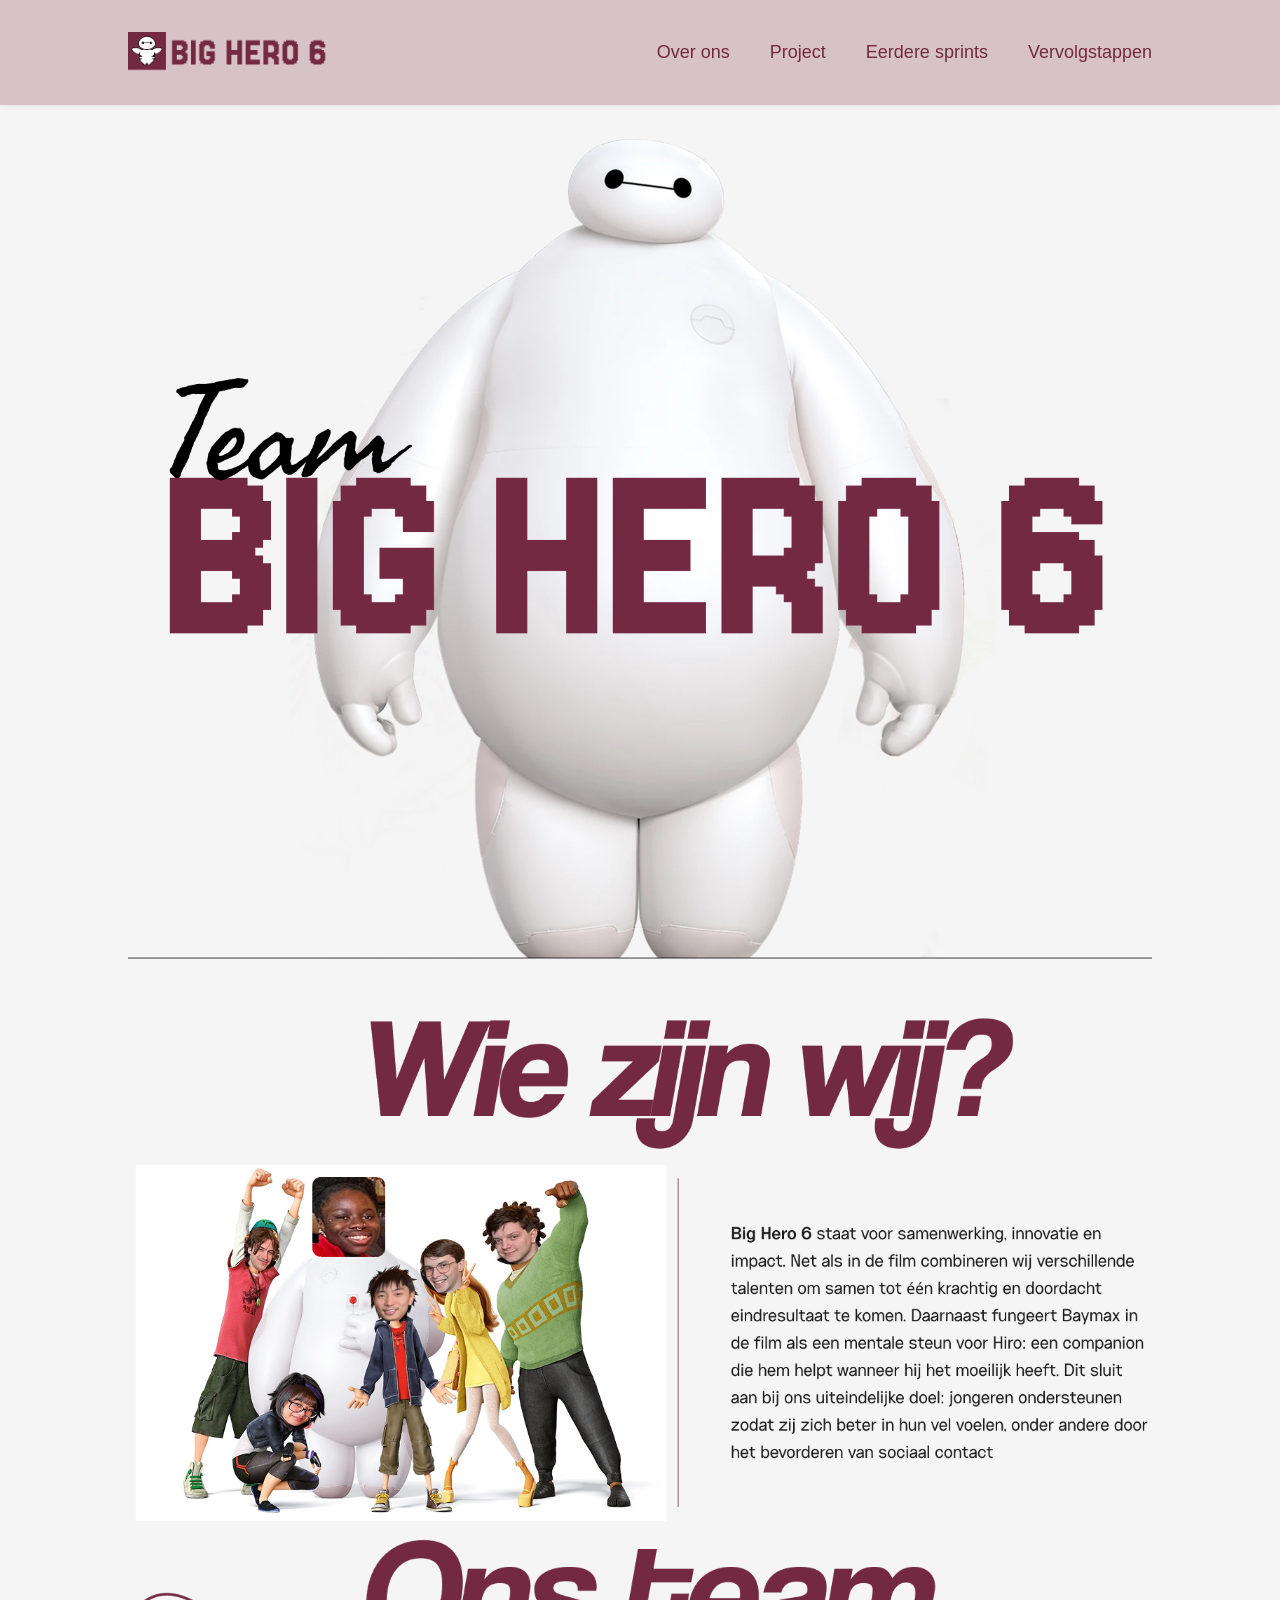
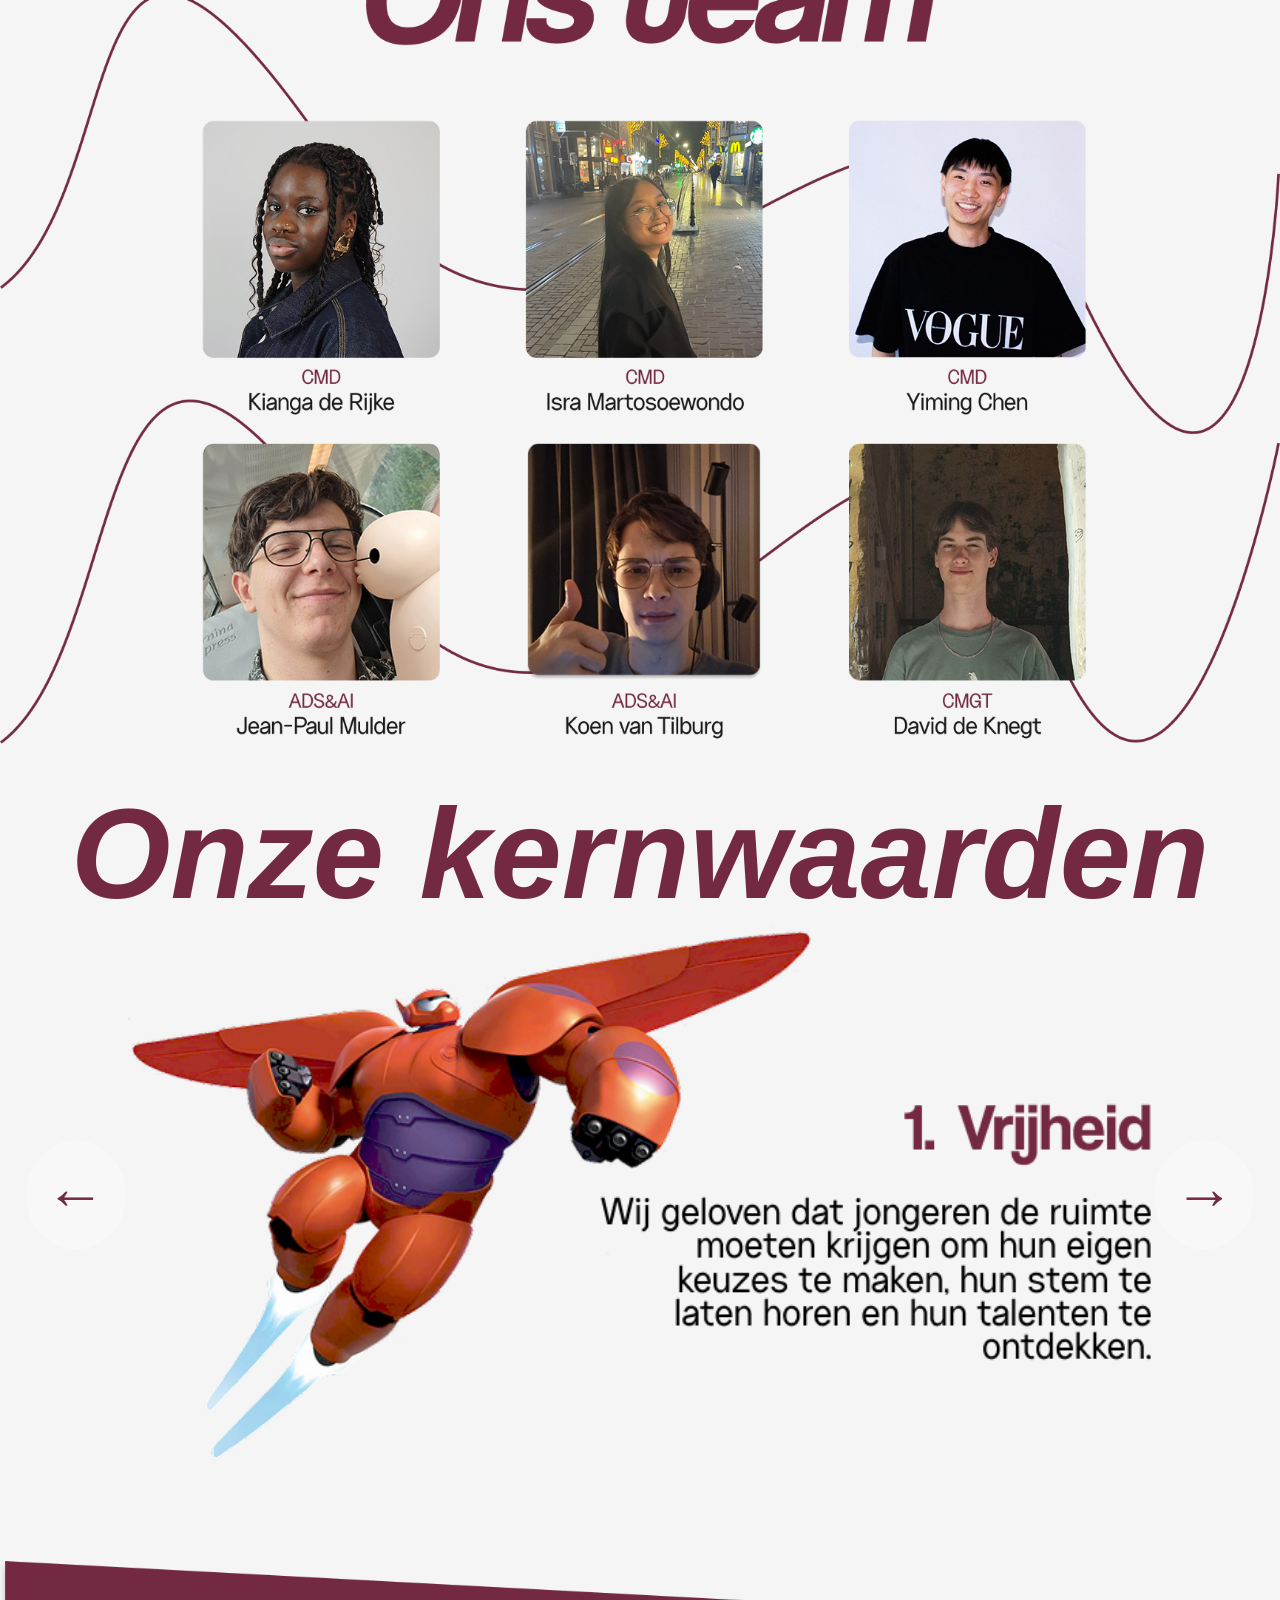
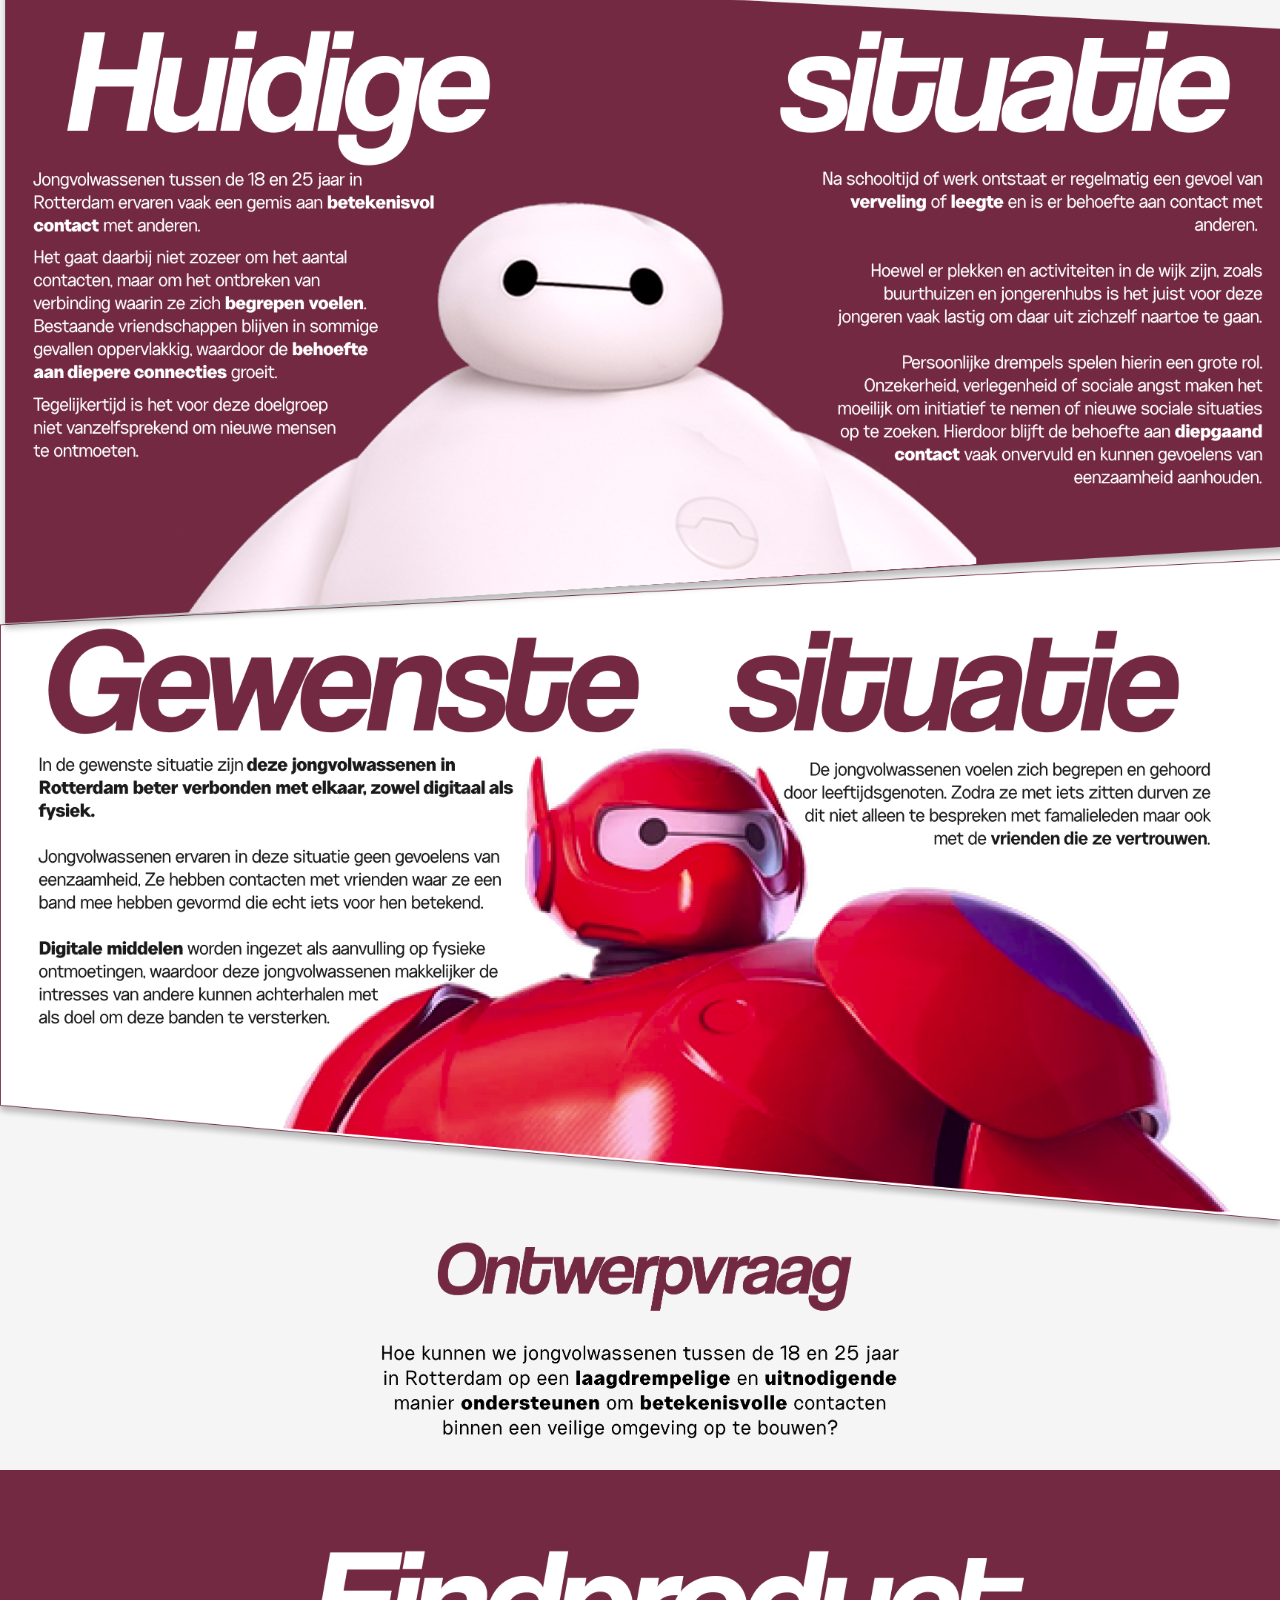
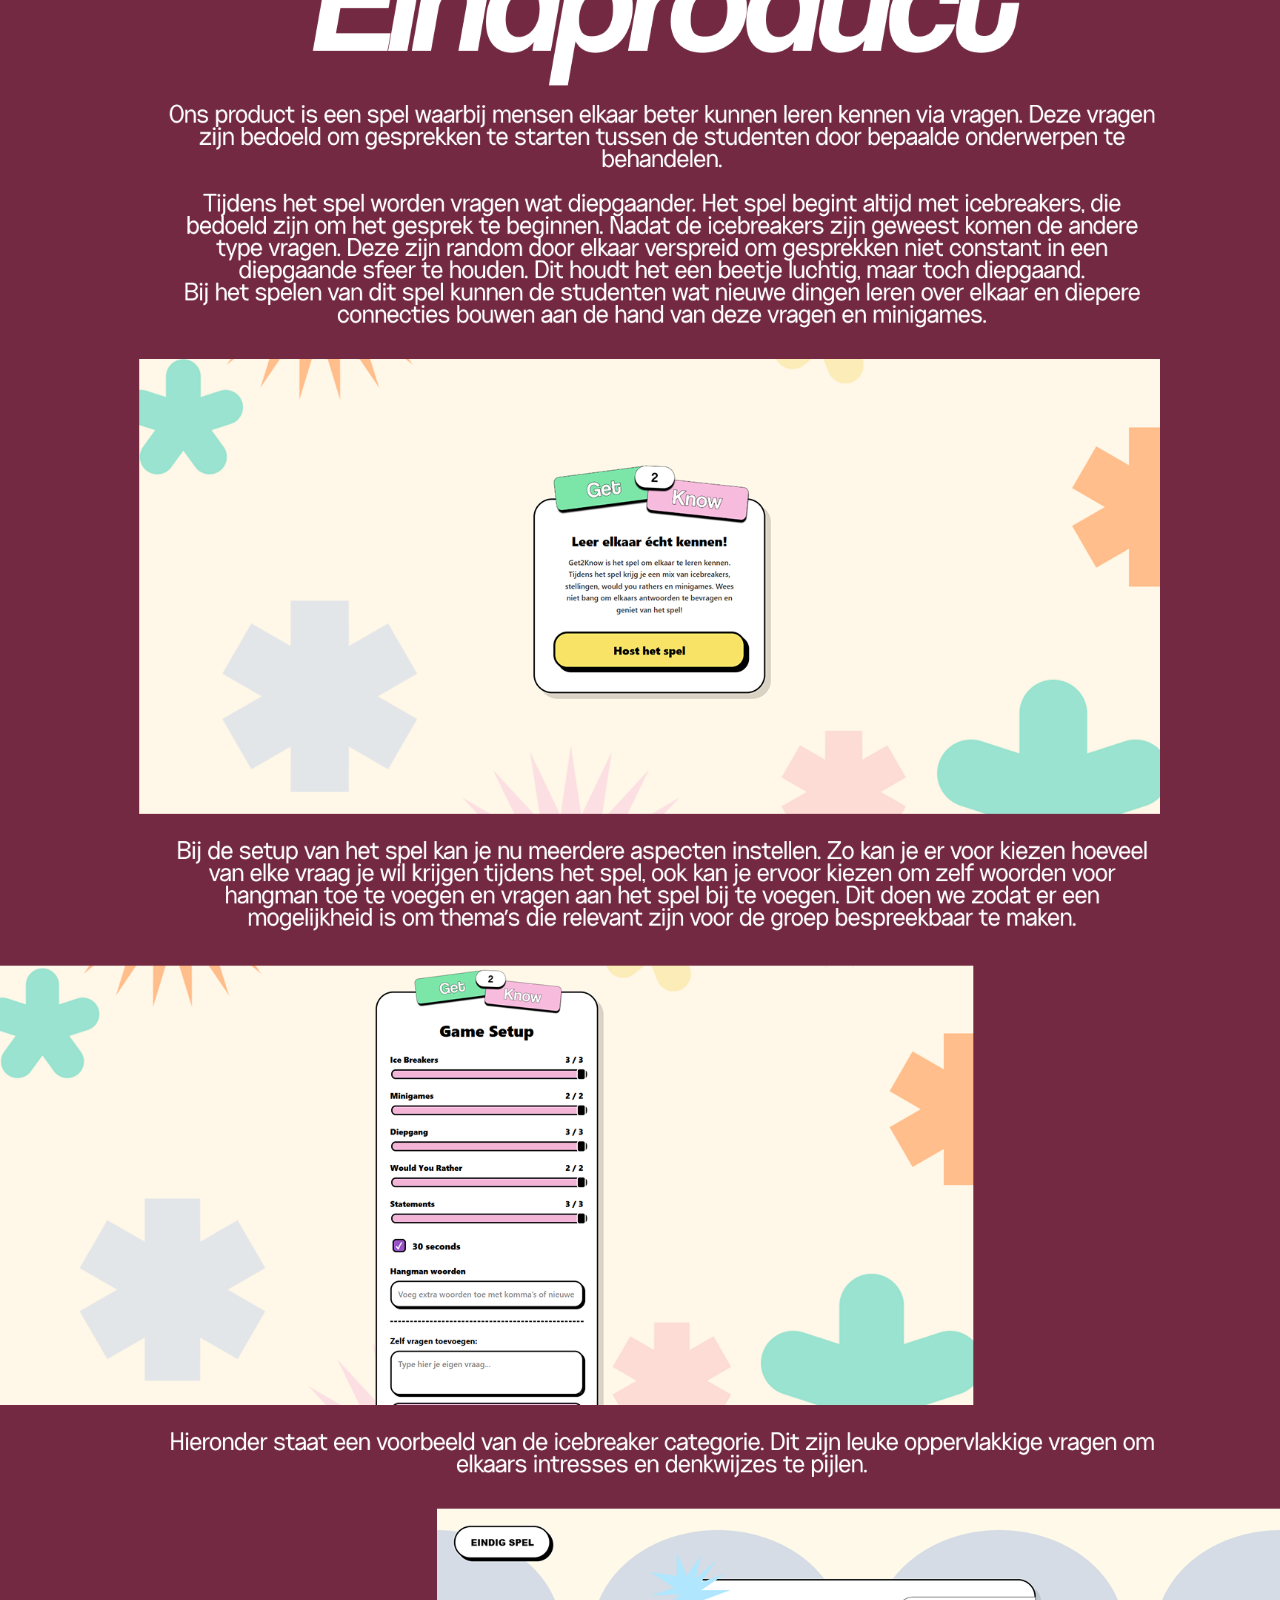
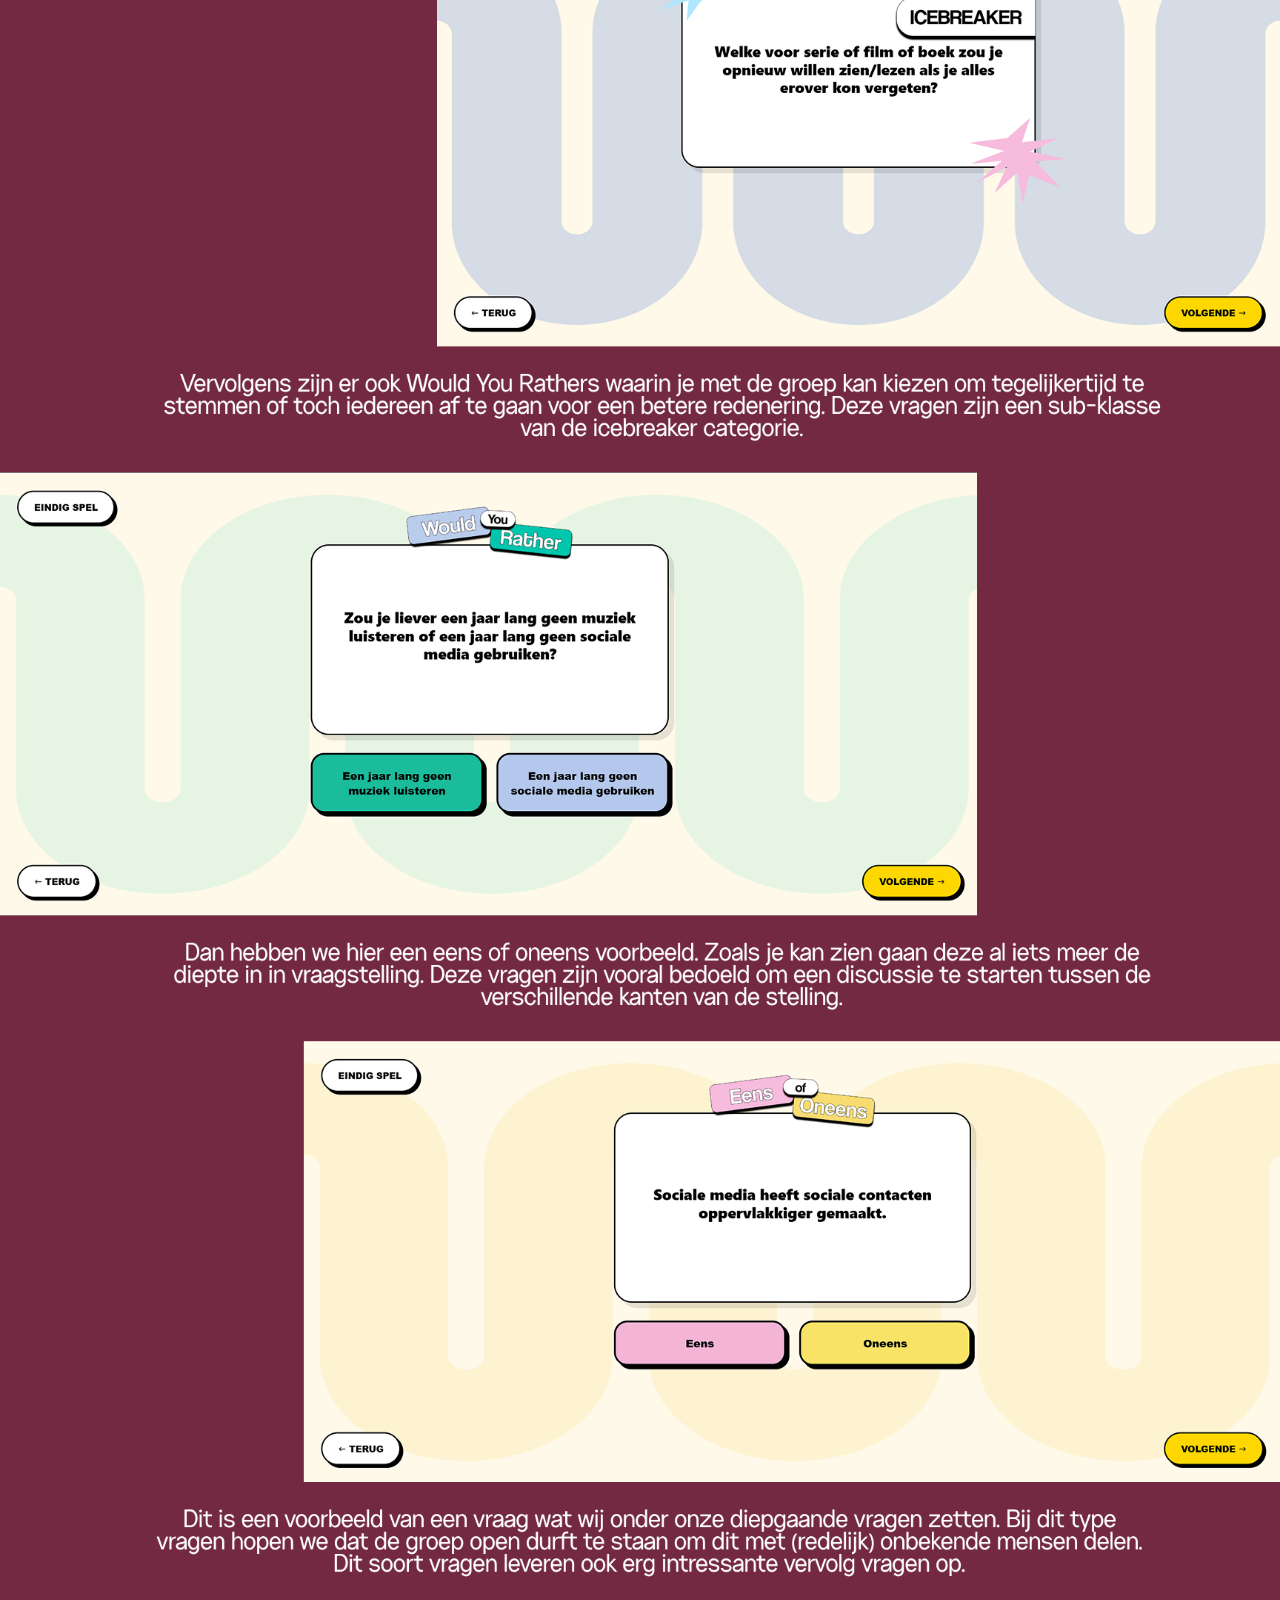
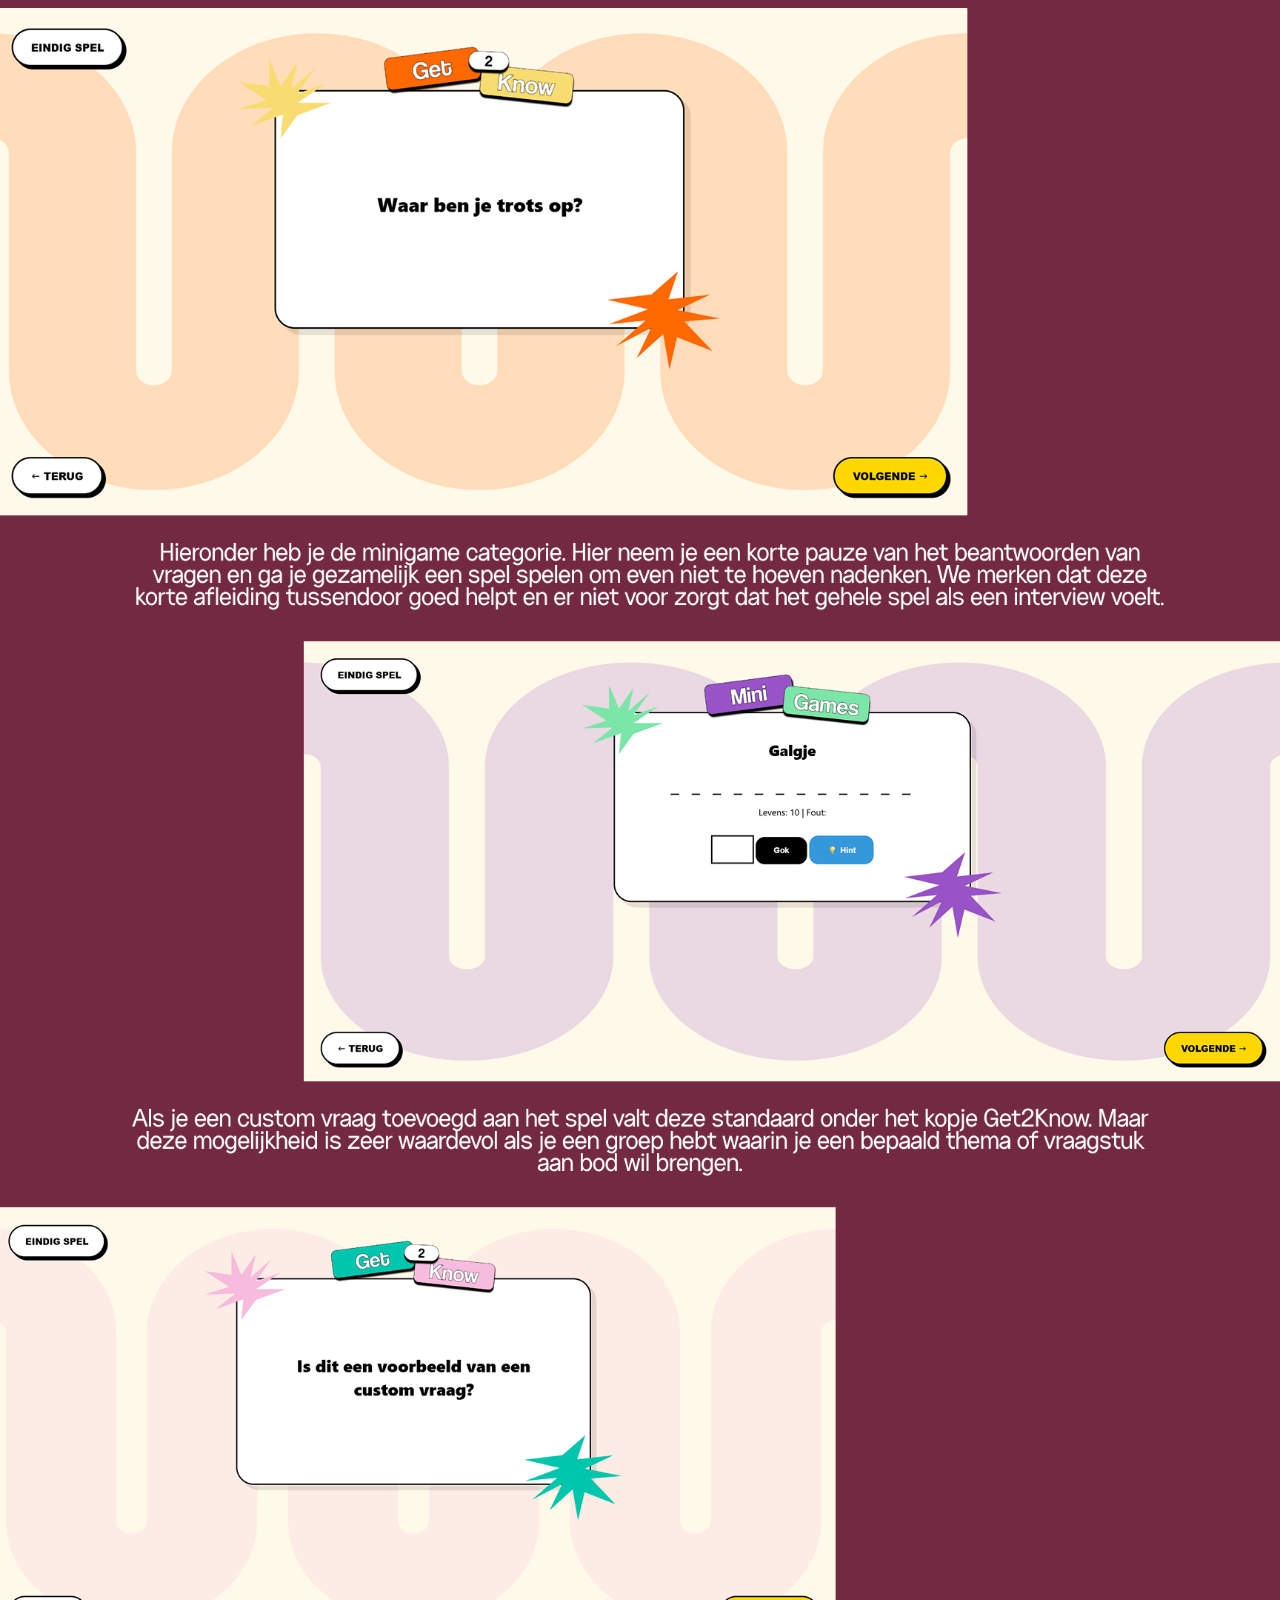
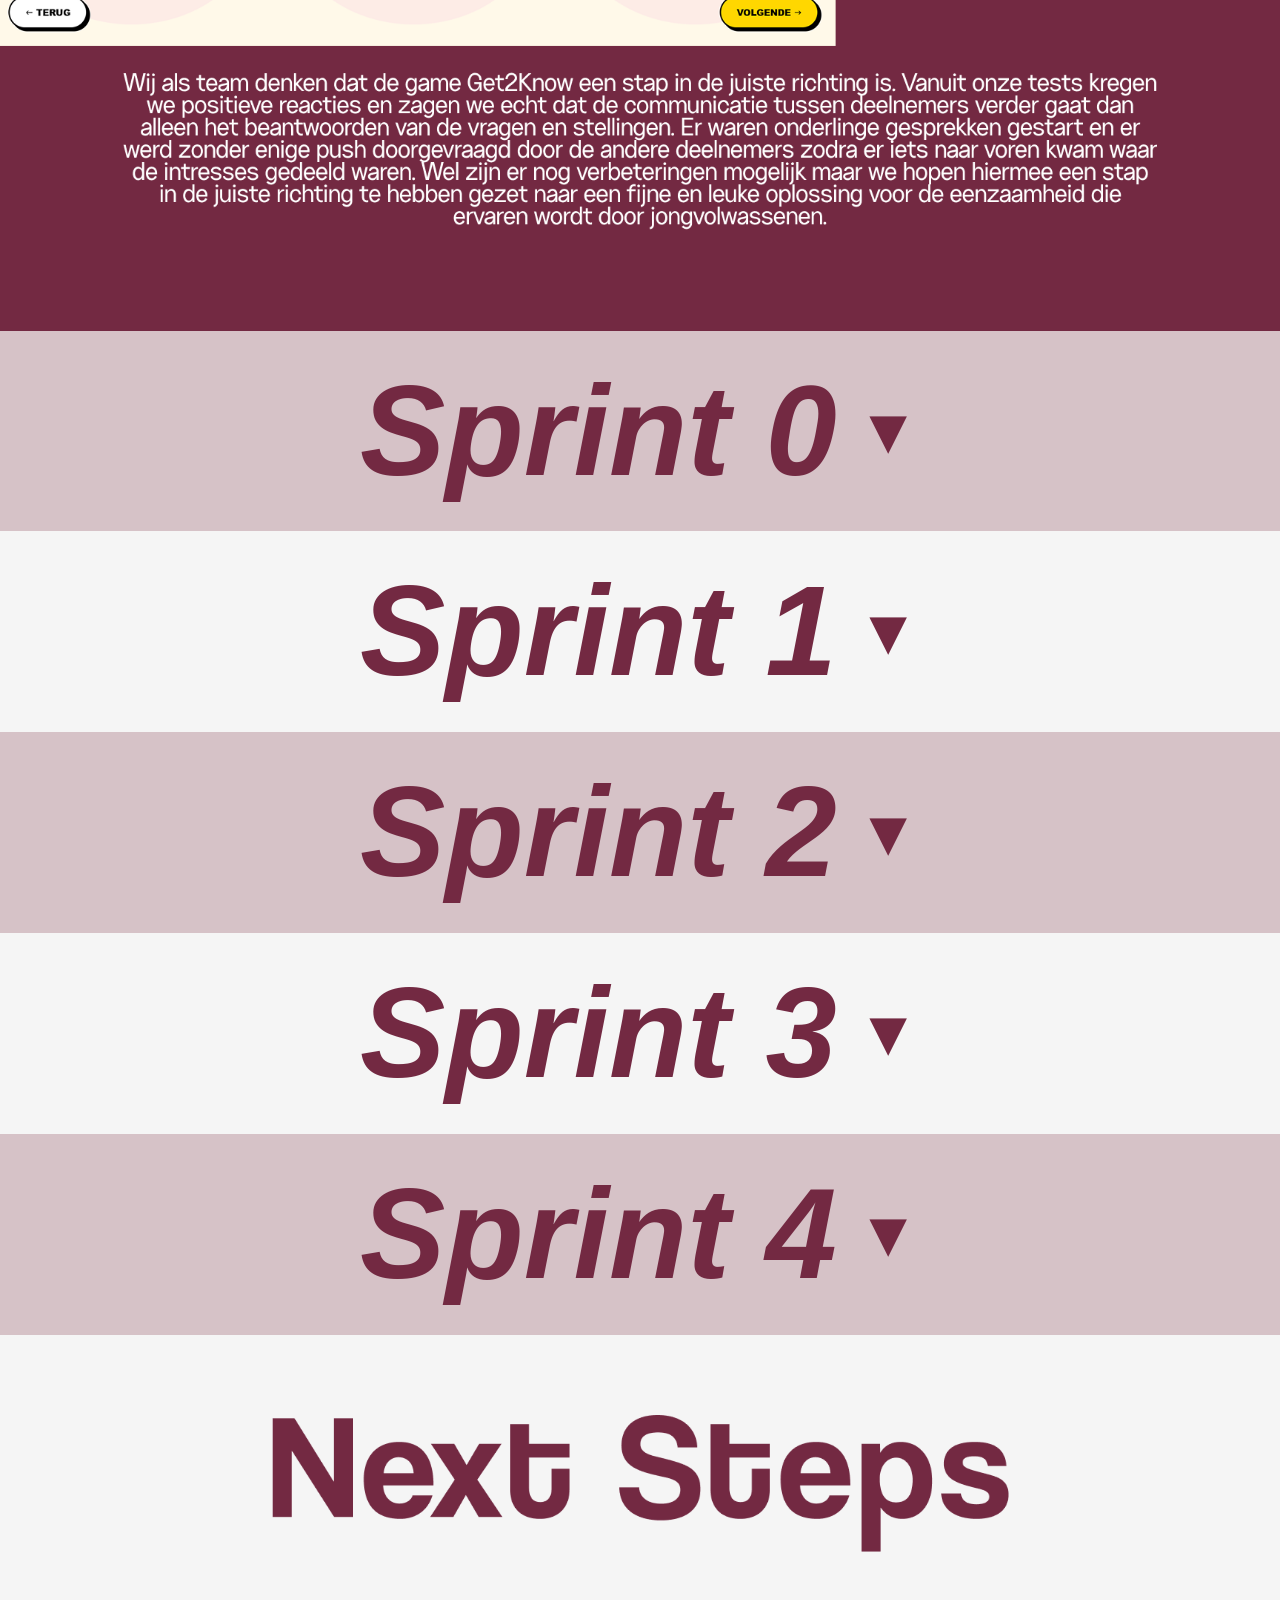
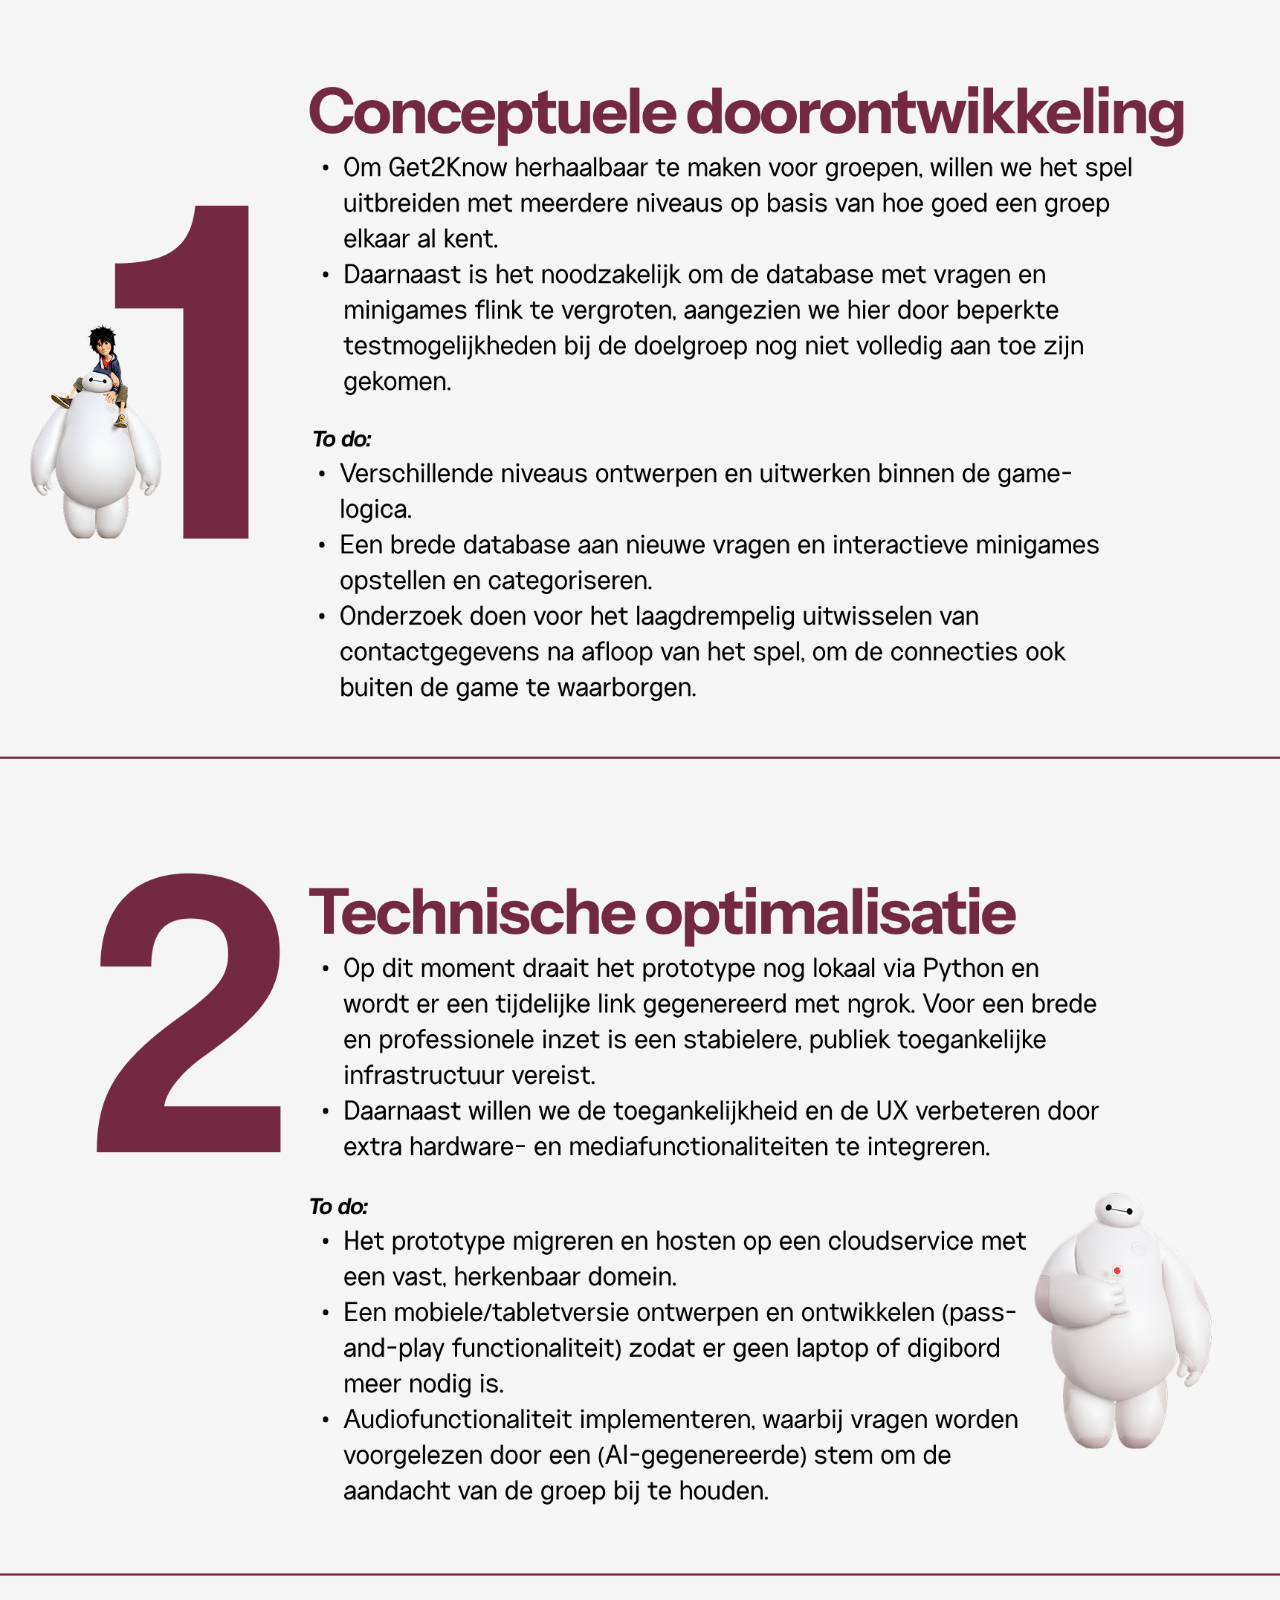
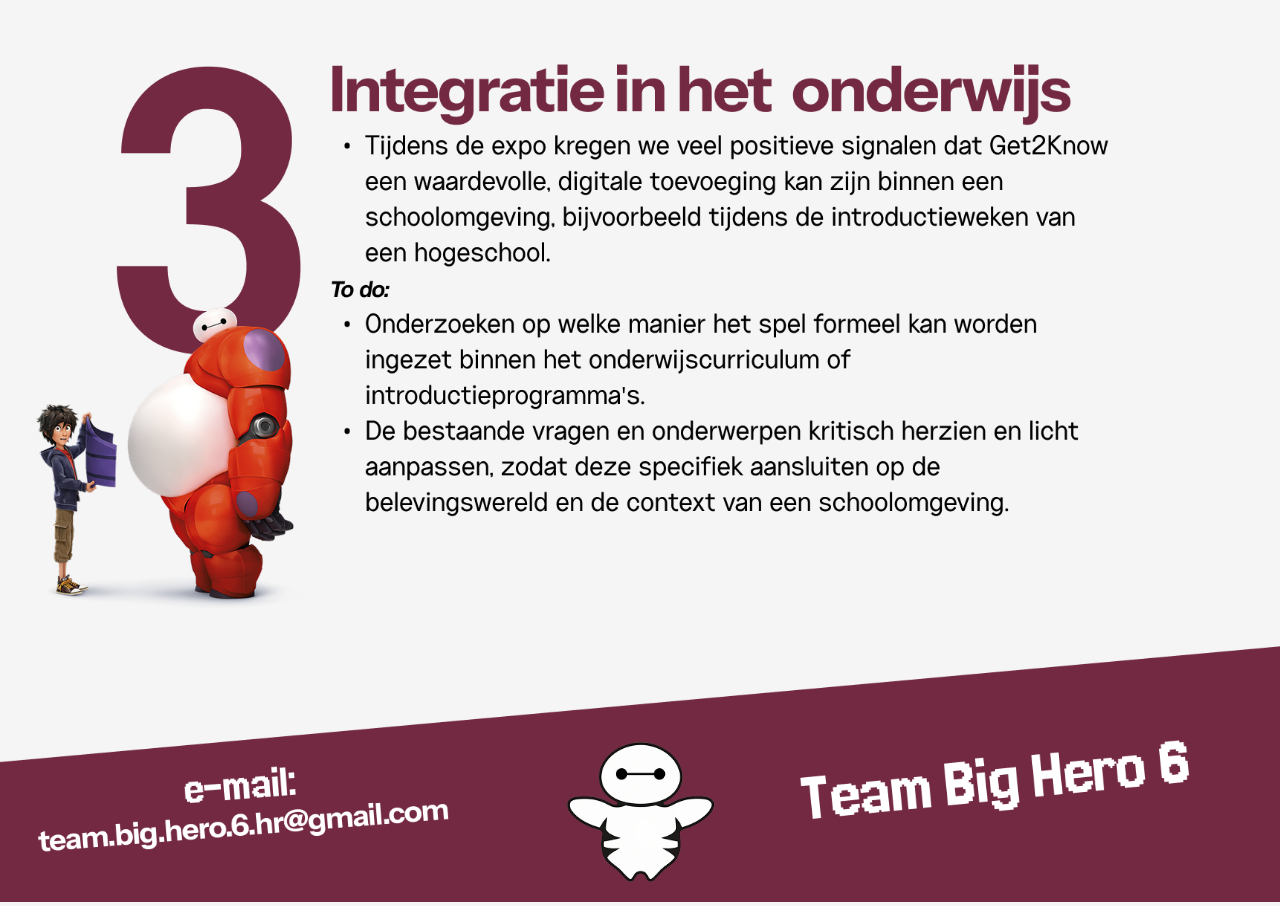
<file: onepager/eindsprint/index.html>
<!DOCTYPE html>
<html lang="en">

<head>
    <meta charset="UTF-8">
    <meta name="viewport" content="width=device-width, initial-scale=1.0">
    <title>Big Hero 6</title>
    <link rel="stylesheet" href="styles.css">
</head>

<body style="margin: 0; padding: 0; font-family: Arial, sans-serif; background-color: #f5f5f5;">
    <nav class="navbar">
        <a href="#header" style="display: flex; align-items: center; height: 75px;">
            <img src="images/Logogroepering.png" alt="" class="desktop-only" style="width: 200px; height: auto;">
            <img src="images/Logo.png" alt="" class="mobile-only" style="width: 50px; height: auto;">
        </a>

        <div class="hamburger" onclick="toggleMenu()">
            <span></span>
            <span></span>
            <span></span>
        </div>

        <div class="nav-links" id="navLinks">
            <a href="#wie-zijn-wij" onclick="toggleMenu()">Over ons</a>
            <a href="#situaties" onclick="toggleMenu()">Project</a>
            <a href="#sprints" onclick="toggleMenu()">Eerdere sprints</a>
            <a href="#next-steps" onclick="toggleMenu()">Vervolgstappen</a>
        </div>
    </nav>

    <header style="display: flex; justify-content: center; align-items: center;">
        <div id="header" style="display: flex; justify-content: center; align-items: center; width: 100%;">
            <img src="images/desktop/Header.png" class="desktop-only" alt="" style="width: 80vw; height: auto;">
            <img src="images/mobile/Header.png" class="mobile-only" alt="">
        </div>
    </header>

    <main style="display: flex; flex-direction: column; width: 100%; overflow-x: hidden; align-items: center;">
        
        <div id="wie-zijn-wij" style="display: flex; justify-content: center; width: 100%;">
            <img src="images/desktop/Wie zijn wij.png" class="desktop-only" alt="Wie zijn wij?..." style="width: 80vw; height: auto;">
            <img src="images/mobile/Wie zijn wij.png" class="mobile-only" alt="Wie zijn wij?..." style="width: 80vw; height: auto;">
        </div>

        <img src="images/desktop/Ons team frame.png" class="desktop-only" alt="" style="width: 100vw; height: auto; overflow-x: hidden;">
        <img src="images/mobile/Ons team frame.png" class="mobile-only" alt="" style="width: 100vw; height: auto; overflow-x: hidden;">
        
        <div style="margin-top: 40px; margin-bottom: 40px;">
            <h1 class="title-kernwaarden">Onze kernwaarden</h1>
            <div class="carousel-container">
                <div class="arrow prev" onclick="moveSlide(-1)"></div>
                <div class="carousel-track" id="track">
                    <img src="images/kernwaarden/1vrijheid.png" alt="Vrijheid">
                    <img src="images/kernwaarden/2betrouwbaarheid.png" alt="Betrouwbaarheid">
                    <img src="images/kernwaarden/3veiligheid.png" alt="Veiligheid">
                    <img src="images/kernwaarden/4gemak.png" alt="Gemak">
                    <img src="images/kernwaarden/5eerlijkheid.png" alt="Eerlijkheid">
                </div>
                <div class="arrow next" onclick="moveSlide(1)"></div>
            </div>
        </div>

        <img src="images/desktop/Situaties.png" id="situaties" alt="" style="width: 100vw; height: auto; overflow-x: hidden;">
        <img src="images/desktop/Ontwerpvragen.png" id="ontwerpvragen" alt="" style="width: 50vw; height: auto;">
        <img src="images/desktop/sprint 5/Eindproduct.png" id="probe" alt="" style="width: 100vw; height: auto; overflow-x: hidden;">

        <div class="colored-section-container" id="sprints">
            <div id="sprint0-header" class="collapsible-header" onclick="toggleSection('sprint0-container', 'collapsable-arrow-sprint0')">
                <h1 class="title-kernwaarden">Sprint 0</h1>
                <span id="collapsable-arrow-sprint0" class="arrow-icon">▼</span>
            </div>
            <div id="sprint0-container" class="collapsible-content sprint-container" onclick="toggleSection('sprint0-container', 'collapsable-arrow-sprint0')" style="display: flex; flex-direction: column; align-items: center; gap: 20px; cursor: pointer;">
                <img src="images/desktop/sprint 0/Situaties.png" id="situaties" alt="" style="width: 100vw; height: auto; overflow-x: hidden;">
                <img src="images/desktop/sprint 0/Ontwerpvragen.png" alt="" style="width: 50vw; height: auto;">
                <img src="images/desktop/sprint 0/Ons proces.png" id="ons-proces" alt="" style="width: 100vw; height: auto; overflow-x: hidden;">
                <img src="images/desktop/sprint 0/Next steps doel.png" alt="" style="width: 100vw; height: auto; overflow-x: hidden;">
                <img src="images/desktop/sprint 0/Next steps onderzoek.png" alt="" style="width: 100vw; height: auto; overflow-x: hidden;">
                <img src="images/desktop/sprint 0/Next steps ontwikkelen.png" alt="" style="width: 100vw; height: auto; overflow-x: hidden;">
                <img src="images/desktop/sprint 0/Next steps testen.png" alt="" style="width: 100vw; height: auto; overflow-x: hidden;">
                <img src="images/desktop/sprint 0/Resultaat.png" alt="" style="width: 50vw; height: auto;">
            </div>
        </div>

        <div class="uncolored-section-container">
            <div id="sprint1-header" class="collapsible-header" onclick="toggleSection('sprint1-container', 'collapsable-arrow-sprint1')">
                <h1 class="title-kernwaarden">Sprint 1</h1>
                <span id="collapsable-arrow-sprint1" class="arrow-icon">▼</span>
            </div>
            <div id="sprint1-container" class="collapsible-content sprint-container" onclick="toggleSection('sprint1-container', 'collapsable-arrow-sprint1')" style="display: flex; flex-direction: column; align-items: center; gap: 20px; cursor: pointer;">
                <img src="images/desktop/sprint 1/Ontwerpvragen.png" alt="" style="width: 50vw; height: auto;">
                <img src="images/desktop/sprint 1/Insights algemeen.png" id="insights" alt="" style="width: 100vw; height: auto; overflow-x: hidden; margin-bottom: 75px;">
                <img src="images/desktop/sprint 1/Key insights.png" alt="" style="width: 100vw; height: auto; overflow-x: hidden;">
                <img src="images/desktop/sprint 1/Next steps doel.png" alt="" style="width: 100vw; height: auto; overflow-x: hidden;">
                <img src="images/desktop/sprint 1/Next steps onderzoek.png" alt="" style="width: 100vw; height: auto; overflow-x: hidden;">
                <img src="images/desktop/sprint 1/Next steps ontwikkelen.png" alt="" style="width: 100vw; height: auto; overflow-x: hidden;">
                <img src="images/desktop/sprint 1/Next steps testen.png" alt="" style="width: 100vw; height: auto; overflow-x: hidden;">
                <img src="images/desktop/sprint 1/Resultaat.png" alt="" style="width: 50vw; height: auto;">
            </div>
        </div>

        <div class="colored-section-container">
            <div id="sprint2-header" class="collapsible-header" onclick="toggleSection('sprint2-container', 'collapsable-arrow-sprint2')">
                <h1 class="title-kernwaarden">Sprint 2</h1>
                <span id="collapsable-arrow-sprint2" class="arrow-icon">▼</span>
            </div>
            <div id="sprint2-container" class="collapsible-content sprint-container" onclick="toggleSection('sprint2-container', 'collapsable-arrow-sprint2')" style="display: flex; flex-direction: column; align-items: center; gap: 20px; cursor: pointer;">
                <img src="images/desktop/sprint 2/Situaties.png" id="situaties" alt="" style="width: 100vw; height: auto; overflow-x: hidden;">
                
                <div class="persona-section" onclick="event.stopPropagation();">
                    <h1 class="title-kernwaarden">Onze individuele persona's</h1>
                    <div class="arrow prev" onclick="movePersona(-1)"></div>
                    <div class="arrow next" onclick="movePersona(1)"></div>
                    <div class="carousel-container persona-container">
                        <div class="carousel-track" id="personaTrack">
                            <div class="persona-group">
                                <img src="images/desktop/sprint 2/personas/ISRA persona 1.png" alt="Persona 1" class="persona-img">
                                <img src="images/desktop/sprint 2/personas/YIM persona 1.png" alt="Persona 2" class="persona-img">
                            </div>
                            <div class="persona-group">
                                <img src="images/desktop/sprint 2/personas/KOEN persona 1.png" alt="Persona 3" class="persona-img">
                                <img src="images/desktop/sprint 2/personas/DAVID persona 1.png" alt="Persona 4" class="persona-img">
                            </div>
                            <div class="persona-group">
                                <img src="images/desktop/sprint 2/personas/KIANGA persona 1.png" alt="Persona 5" class="persona-img">
                                <img src="images/desktop/sprint 2/personas/JEAN PAUL persona 1.png" alt="Persona 6" class="persona-img">
                            </div>
                        </div>
                    </div>
                </div>

                <img src="images/desktop/sprint 2/Onze definitieve persona.png" id="definitieve-persona" alt="" style="width: 80vw; height: auto; overflow-x: hidden; margin-bottom: 75px;">        
                <img src="images/desktop/sprint 2/Key insights.png" id="insights" alt="" style="width: 100vw; height: auto; overflow-x: hidden; margin-bottom: 75px;">
                <img src="images/desktop/sprint 2/Concepten.png" id="concepten" alt="" style="width: 100vw; height: auto; overflow-x: hidden; margin-bottom: 75px;">
                <img src="images/desktop/sprint 2/Probe.png" id="probe" alt="" style="width: 100vw; height: auto; overflow-x: hidden; margin-bottom: 75px;">
                <img src="images/desktop/sprint 2/Next steps doel.png" alt="" style="width: 100vw; height: auto; overflow-x: hidden;">
                <img src="images/desktop/sprint 2/Next steps onderzoek.png" alt="" style="width: 100vw; height: auto; overflow-x: hidden;">
                <img src="images/desktop/sprint 2/Next steps ontwikkelen+testen.png" alt="" style="width: 100vw; height: auto; overflow-x: hidden;">
            </div>
        </div>

        <div class="uncolored-section-container">
            <div id="sprint3-header" class="collapsible-header" onclick="toggleSection('sprint3-container', 'collapsable-arrow-sprint3')">
                <h1 class="title-kernwaarden">Sprint 3</h1>
                <span id="collapsable-arrow-sprint3" class="arrow-icon">▼</span>
            </div>
            <div id="sprint3-container" class="collapsible-content sprint-container" onclick="toggleSection('sprint3-container', 'collapsable-arrow-sprint3')" style="display: flex; flex-direction: column; align-items: center; gap: 20px; cursor: pointer;">
                <h1 class="title-kernwaarden" style="margin-top: 20px !important;" onclick="event.stopPropagation();">Prototype</h1>
                <img src="images/desktop/sprint 3/Prototype stap 1.png" alt="" style="width: 80vw; height: auto; overflow-x: hidden; margin-bottom: 75px;">
                <img src="images/desktop/sprint 3/Prototype stap 2.png" alt="" style="width: 80vw; height: auto; overflow-x: hidden; margin-bottom: 75px;">
                <img src="images/desktop/sprint 3/Prototype stap 3.png" alt="" style="width: 80vw; height: auto; overflow-x: hidden; margin-bottom: 75px;">
                <img src="images/desktop/sprint 3/Prototype stap 4.png" alt="" style="width: 80vw; height: auto; overflow-x: hidden; margin-bottom: 75px;">
                <img src="images/desktop/sprint 3/Enquete.png" alt="" style="width: 100vw; height: auto; overflow-x: hidden; margin-bottom: 75px;">
                <img src="images/desktop/sprint 3/enquete resultaten.png" alt="" style="width: 90vw; height: auto; overflow-x: hidden; margin-bottom: 100px;">
                
                <img src="images/desktop/sprint 3/Next steps onderzoek.png" alt="" style="width: 100vw; height: auto; overflow-x: hidden;">
                <img src="images/desktop/sprint 3/Next steps ontwikkelen.png" alt="" style="width: 100vw; height: auto; overflow-x: hidden;">
                <img src="images/desktop/sprint 3/Next steps testen.png" alt="" style="width: 100vw; height: auto; overflow-x: hidden;">
            </div>
        </div>

        <div class="colored-section-container">
            <div id="sprint4-header" class="collapsible-header" onclick="toggleSection('sprint4-container', 'collapsable-arrow-sprint4')">
                <h1 class="title-kernwaarden">Sprint 4</h1>
                <span id="collapsable-arrow-sprint4" class="arrow-icon">▼</span>
            </div>
            <div id="sprint4-container" class="collapsible-content sprint-container" onclick="toggleSection('sprint4-container', 'collapsable-arrow-sprint4')" style="display: flex; flex-direction: column; align-items: center; gap: 20px; cursor: pointer;">
                <img src="images/desktop/sprint 4/Situaties.png" id="situaties" alt="" style="width: 100vw; height: auto; overflow-x: hidden;">
                <img src="images/desktop/sprint 4/Ontwerpvragen.png" id="ontwerpvragen" alt="" style="width: 50vw; height: auto;">
                <img src="images/desktop/sprint 4/Prototype.png" id="probe" alt="" style="width: 100vw; height: auto; overflow-x: hidden;">
                <img src="images/desktop/sprint 4/TestResultaten.png" alt="" style="width: 100vw; height: auto; overflow-x: hidden; margin-bottom: 75px;">

                <img src="images/desktop/sprint 4/Next steps feedback.png" alt="" style="width: 100vw; height: auto; overflow-x: hidden;">
                <img src="images/desktop/sprint 4/Next steps opnieuw testen.png" alt="" style="width: 100vw; height: auto; overflow-x: hidden;">
                <img src="images/desktop/sprint 4/Next steps expo voorbereiden.png" alt="" style="width: 100vw; height: auto; overflow-x: hidden;">
            </div>
        </div>
        
        <div id="next-steps" style="padding: 40px;"></div>

        <img src="images/desktop/sprint 5/Next steps doorontwikkeling.png" alt=""
            style="width: 100vw; height: auto; overflow-x: hidden;">
        <img src="images/desktop/sprint 5/Next steps optimalisatie.png" alt=""
            style="width: 100vw; height: auto; overflow-x: hidden;">
        <img src="images/desktop/sprint 5/Next steps integratie.png" alt=""
            style="width: 100vw; height: auto; overflow-x: hidden;">
    </main>

    <footer>
        <a href="mailto:team.big.hero.6.hr@gmail.com">
            <img src="images/desktop/Footer.png" alt="" style="width: 100vw; height: auto; overflow-x: hidden;">
        </a>
    </footer>
    <script type="text/javascript" src="main.js"></script>
</body>

</html>
</file>
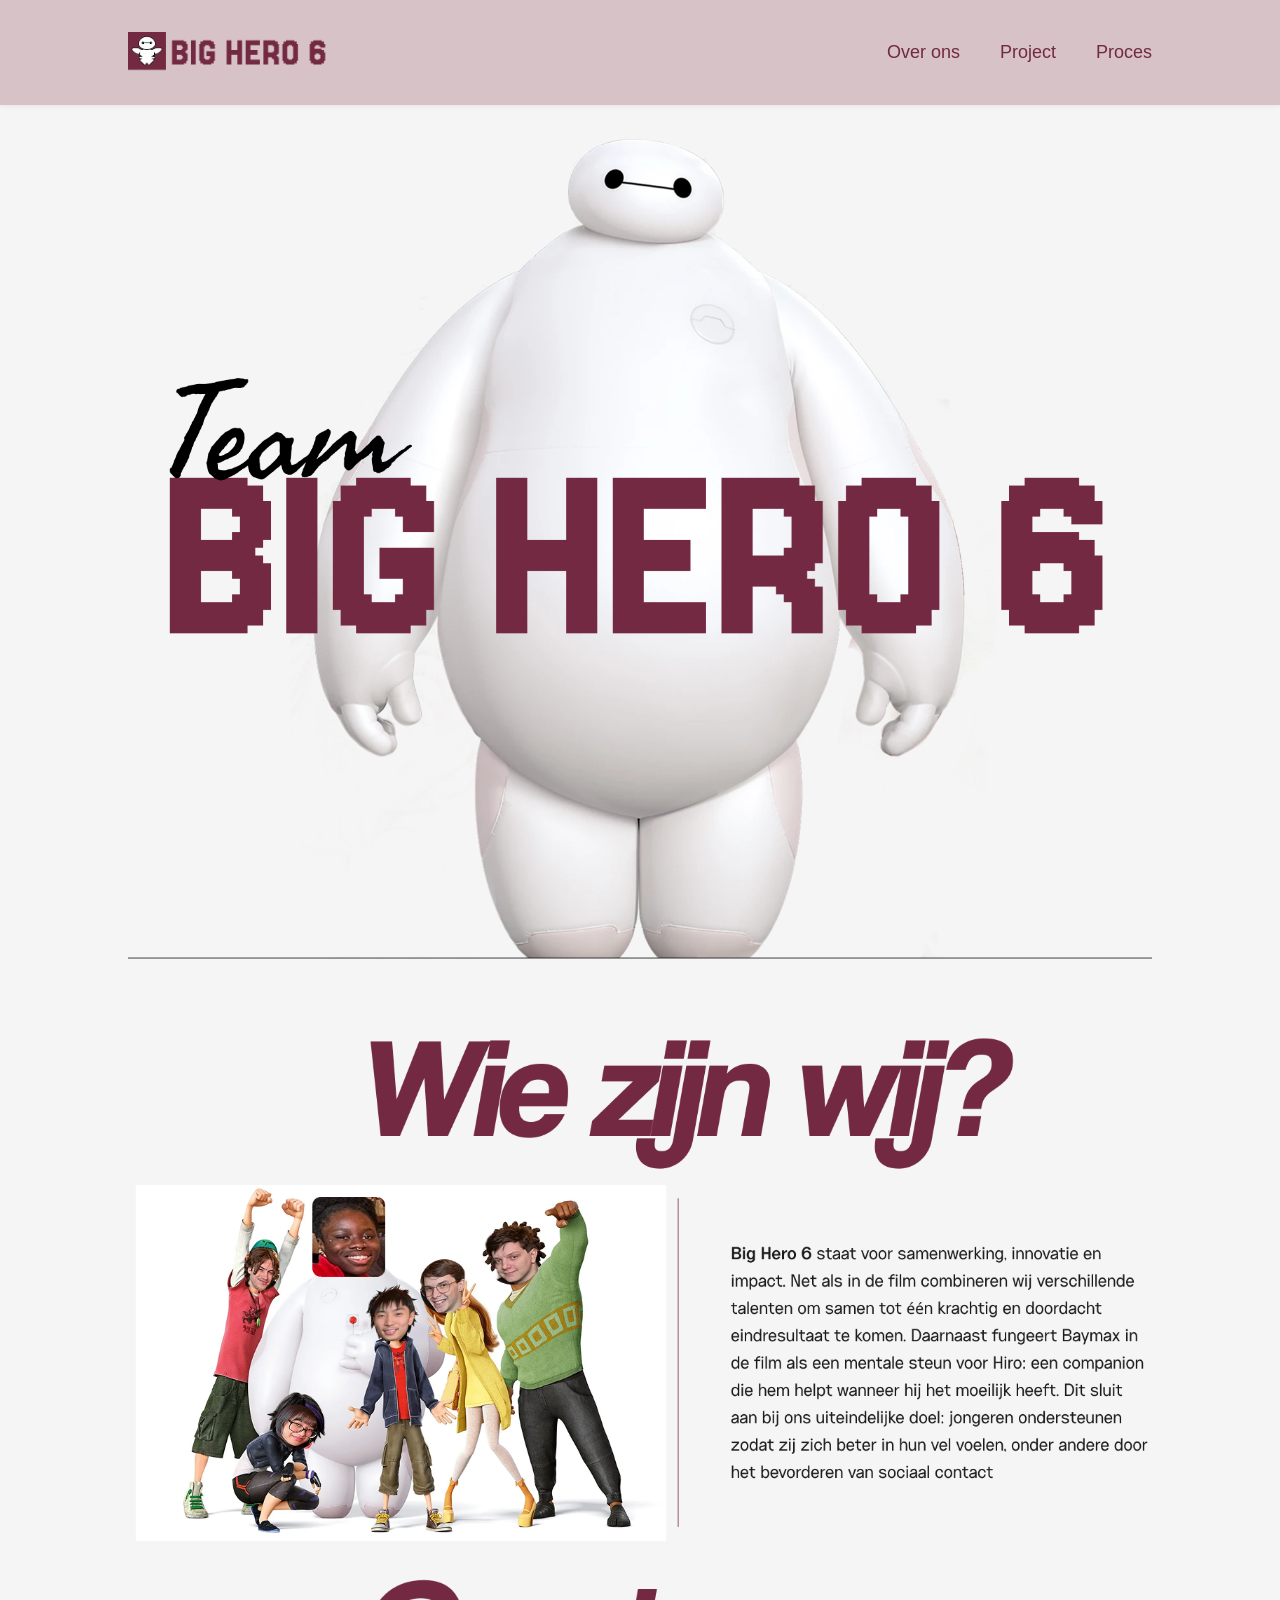
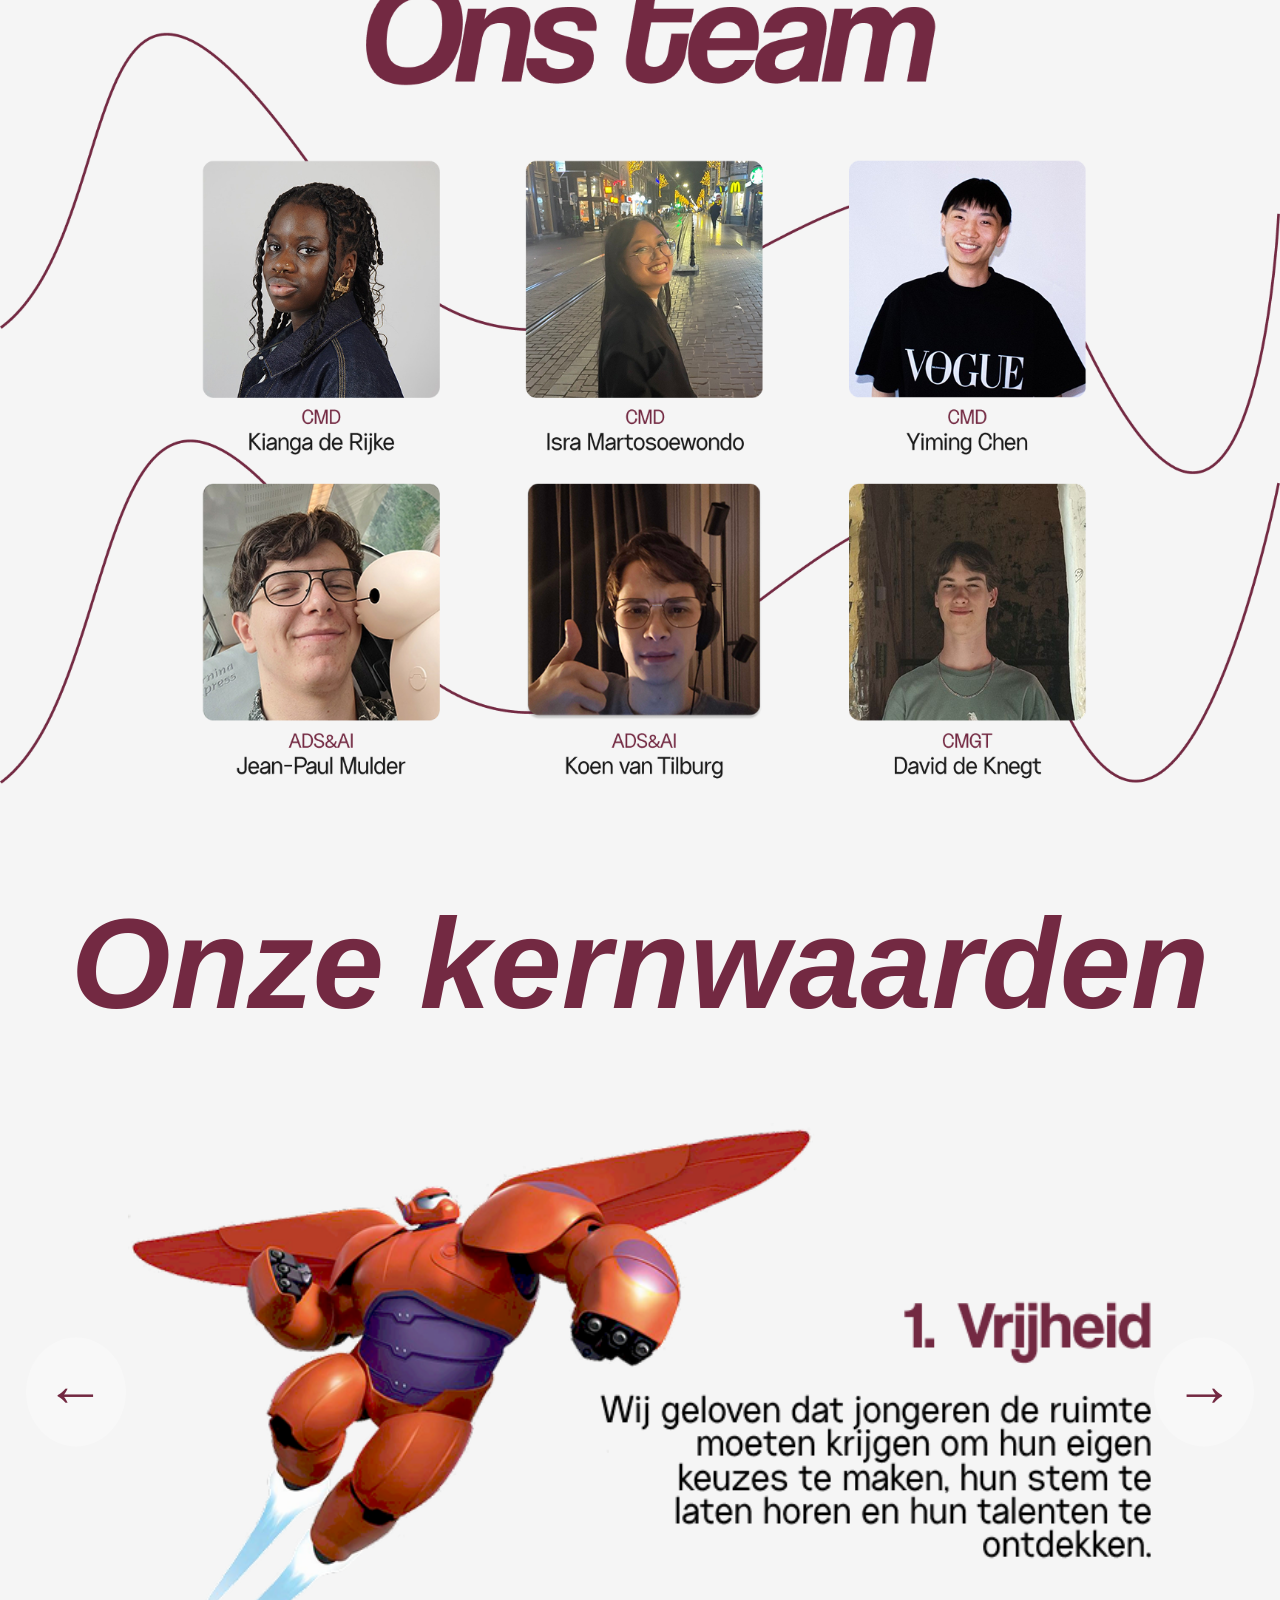
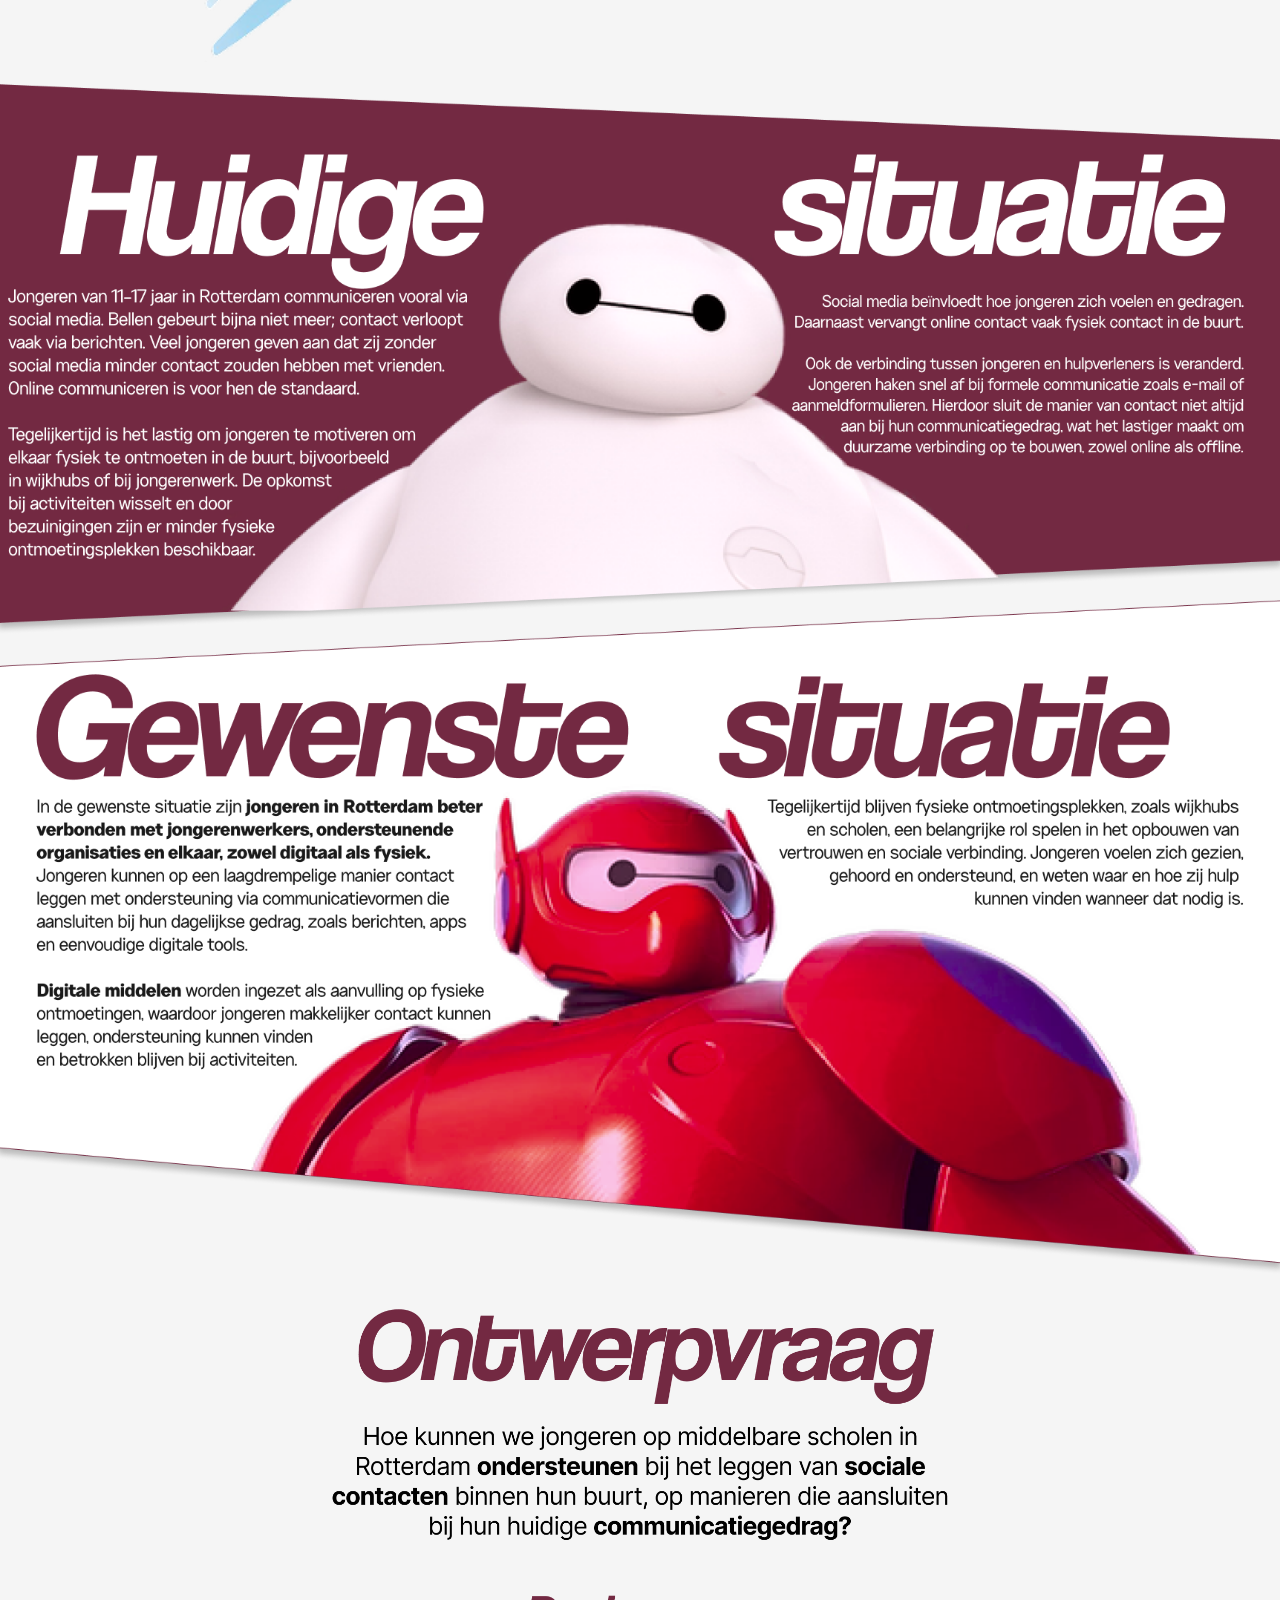
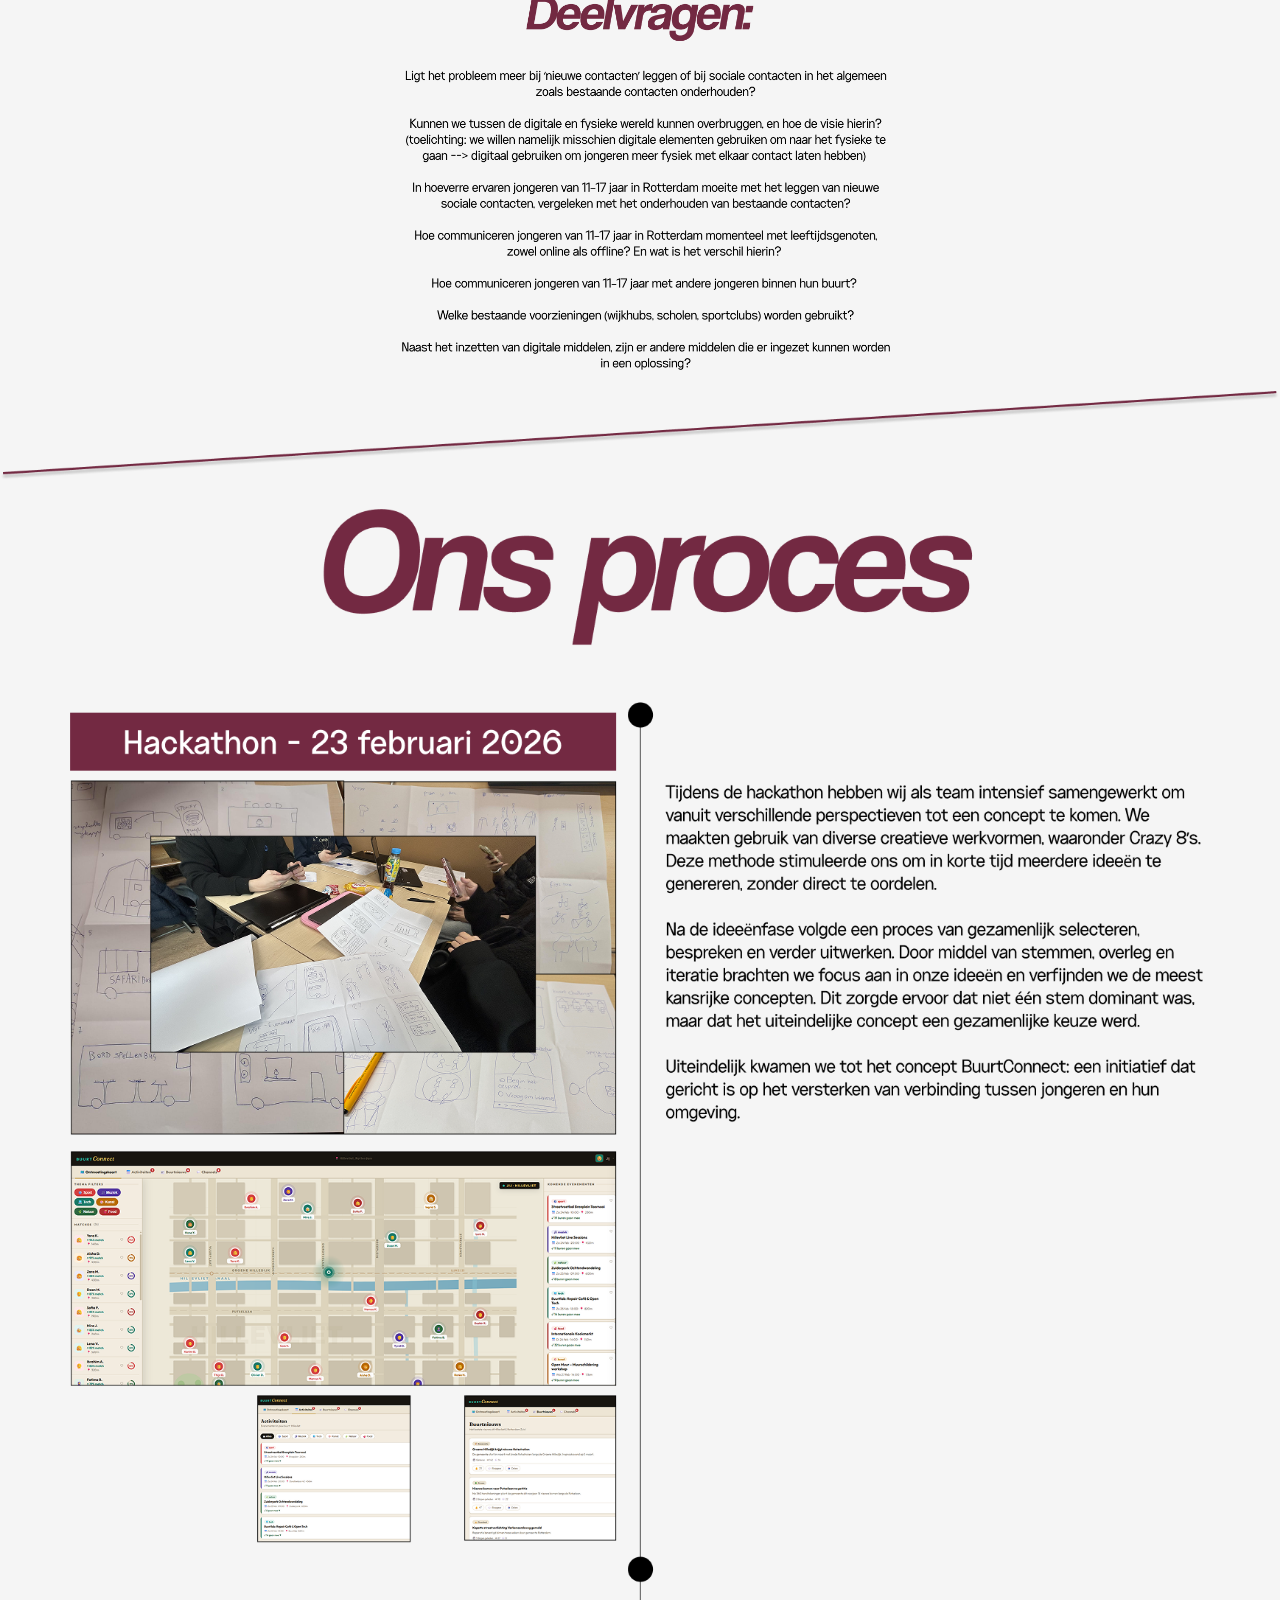
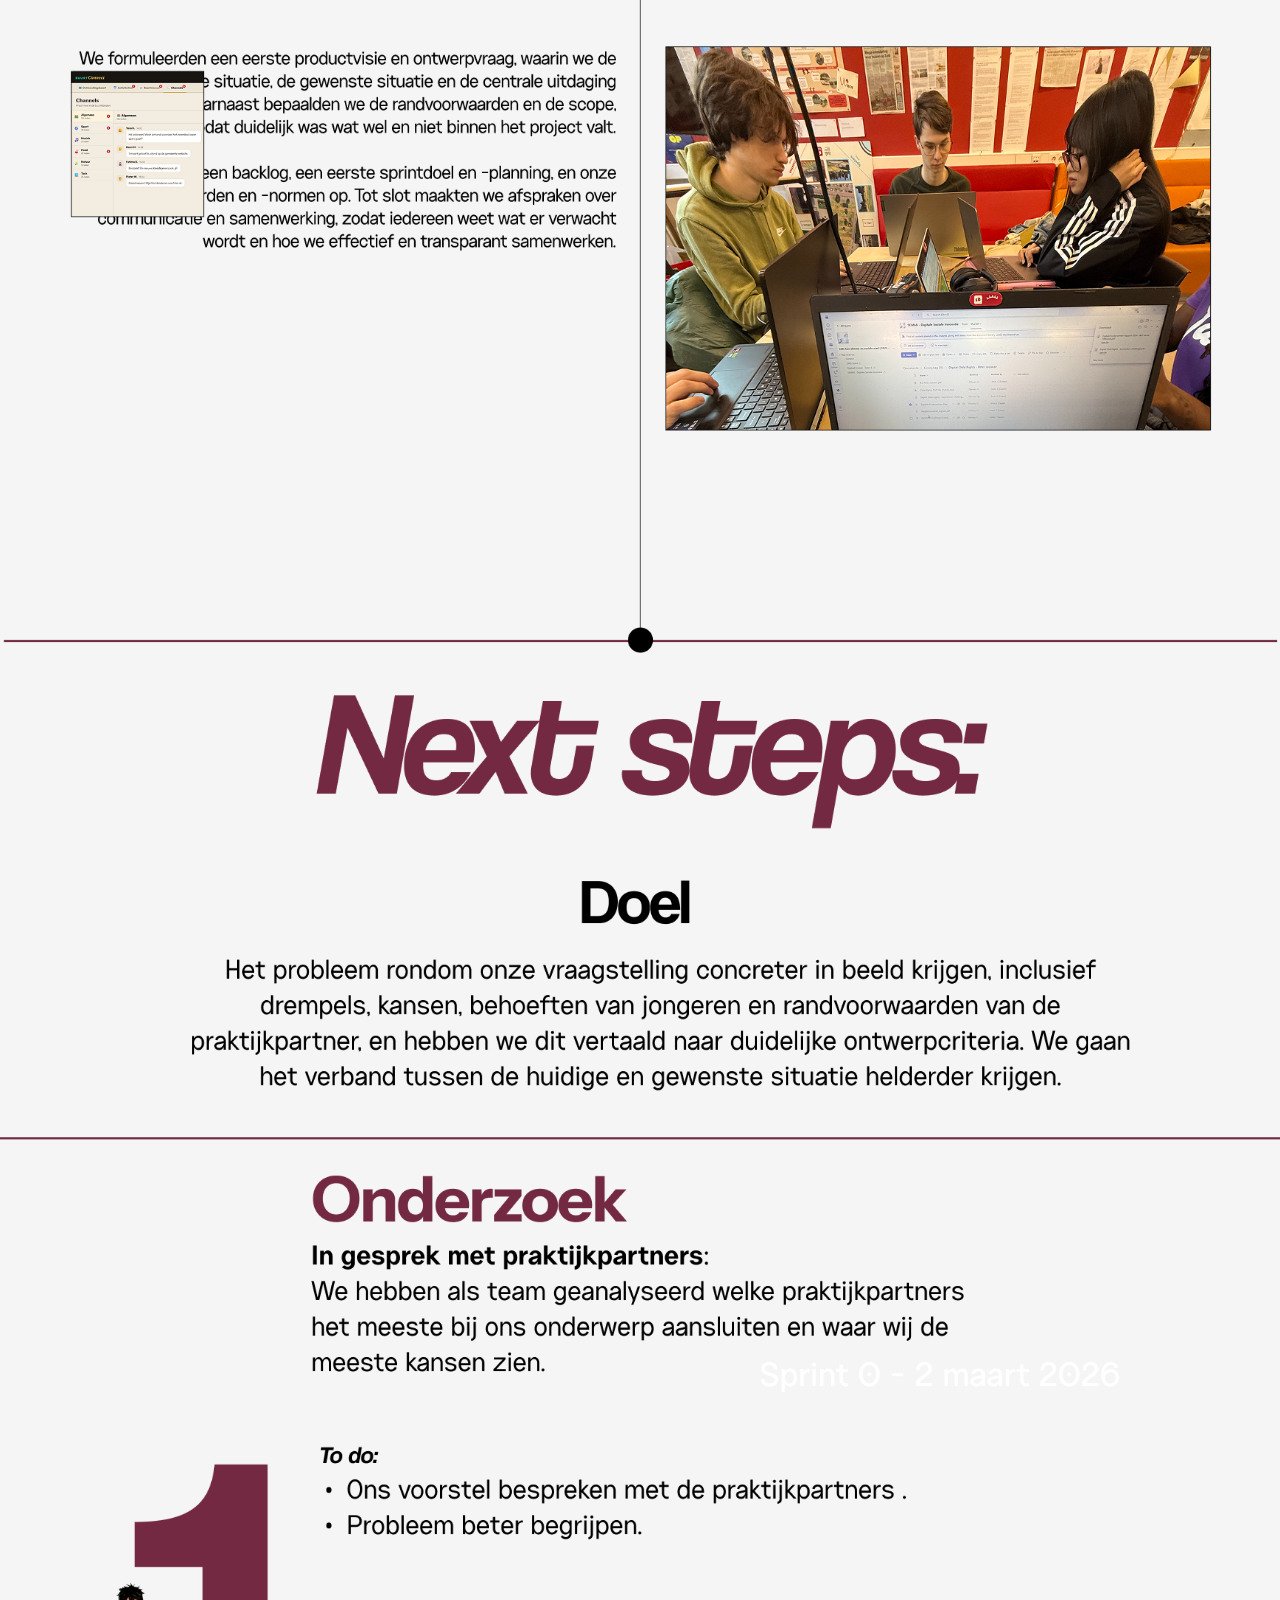
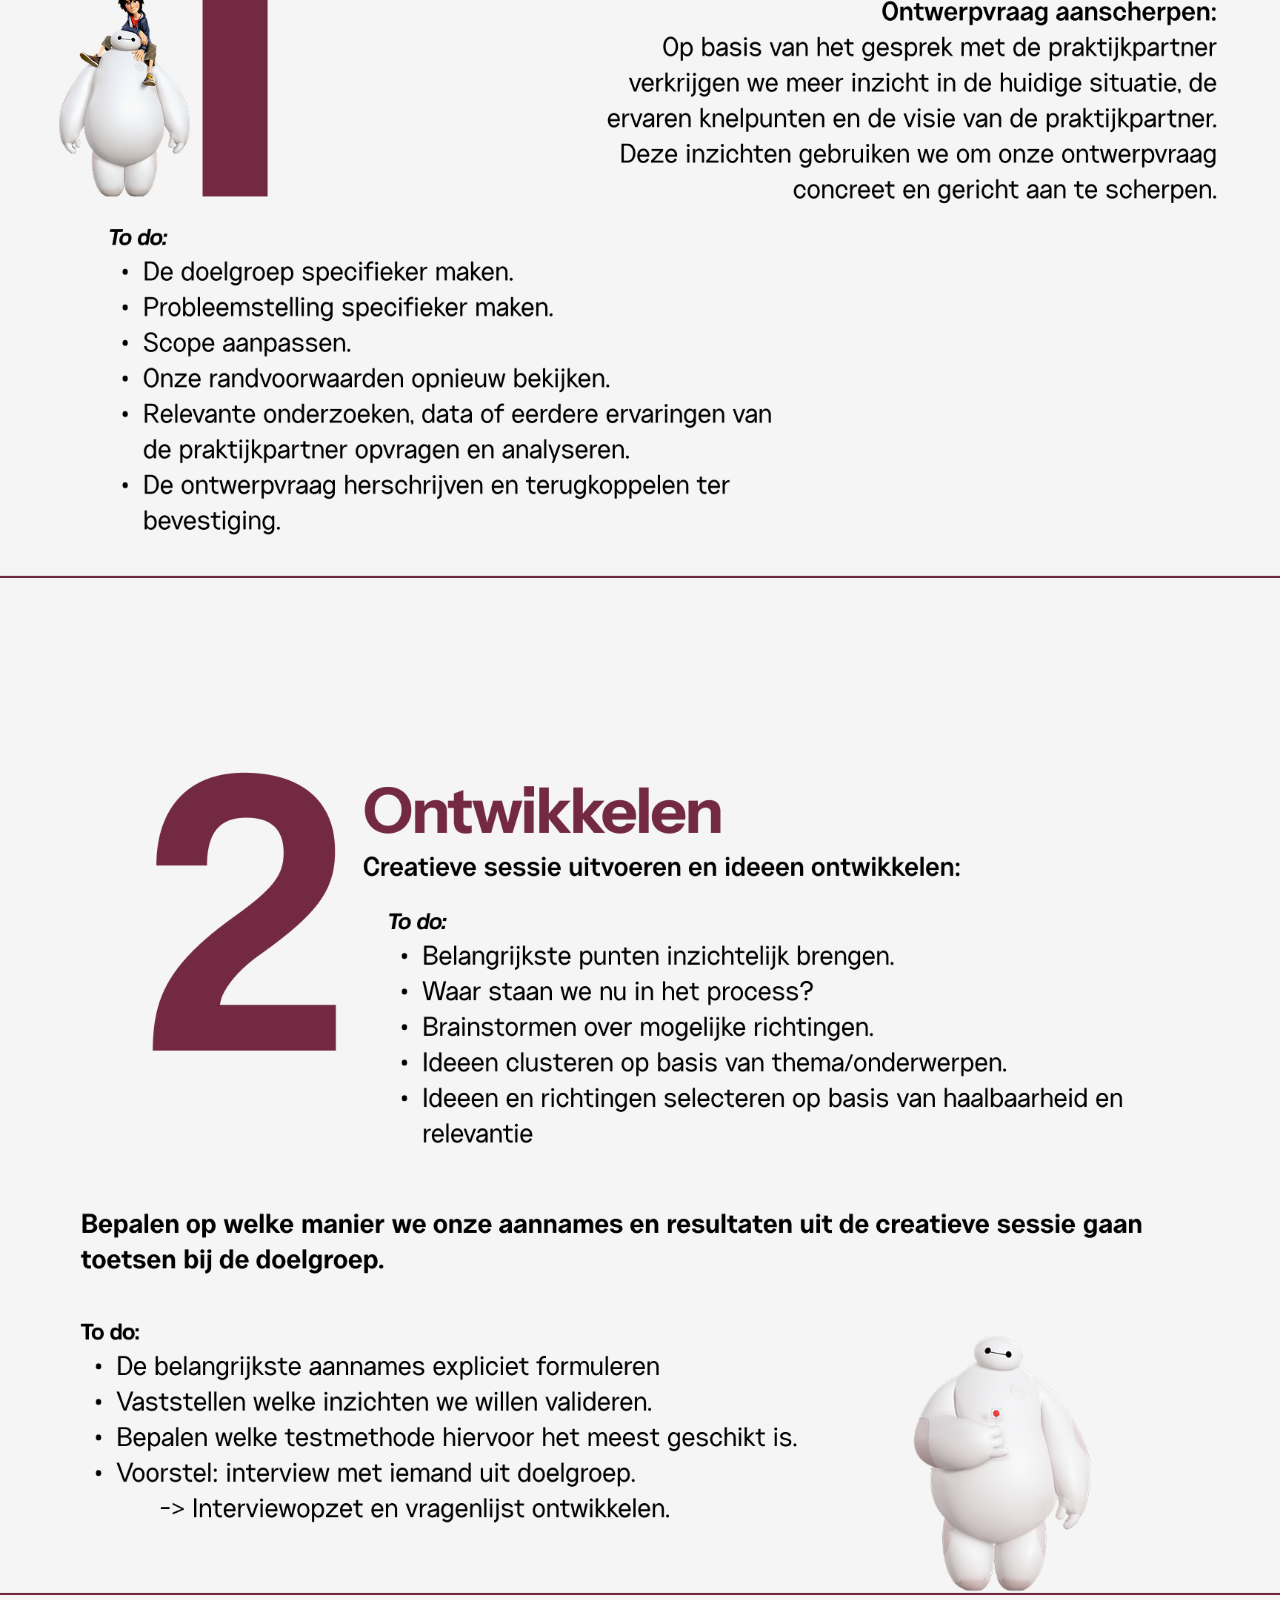
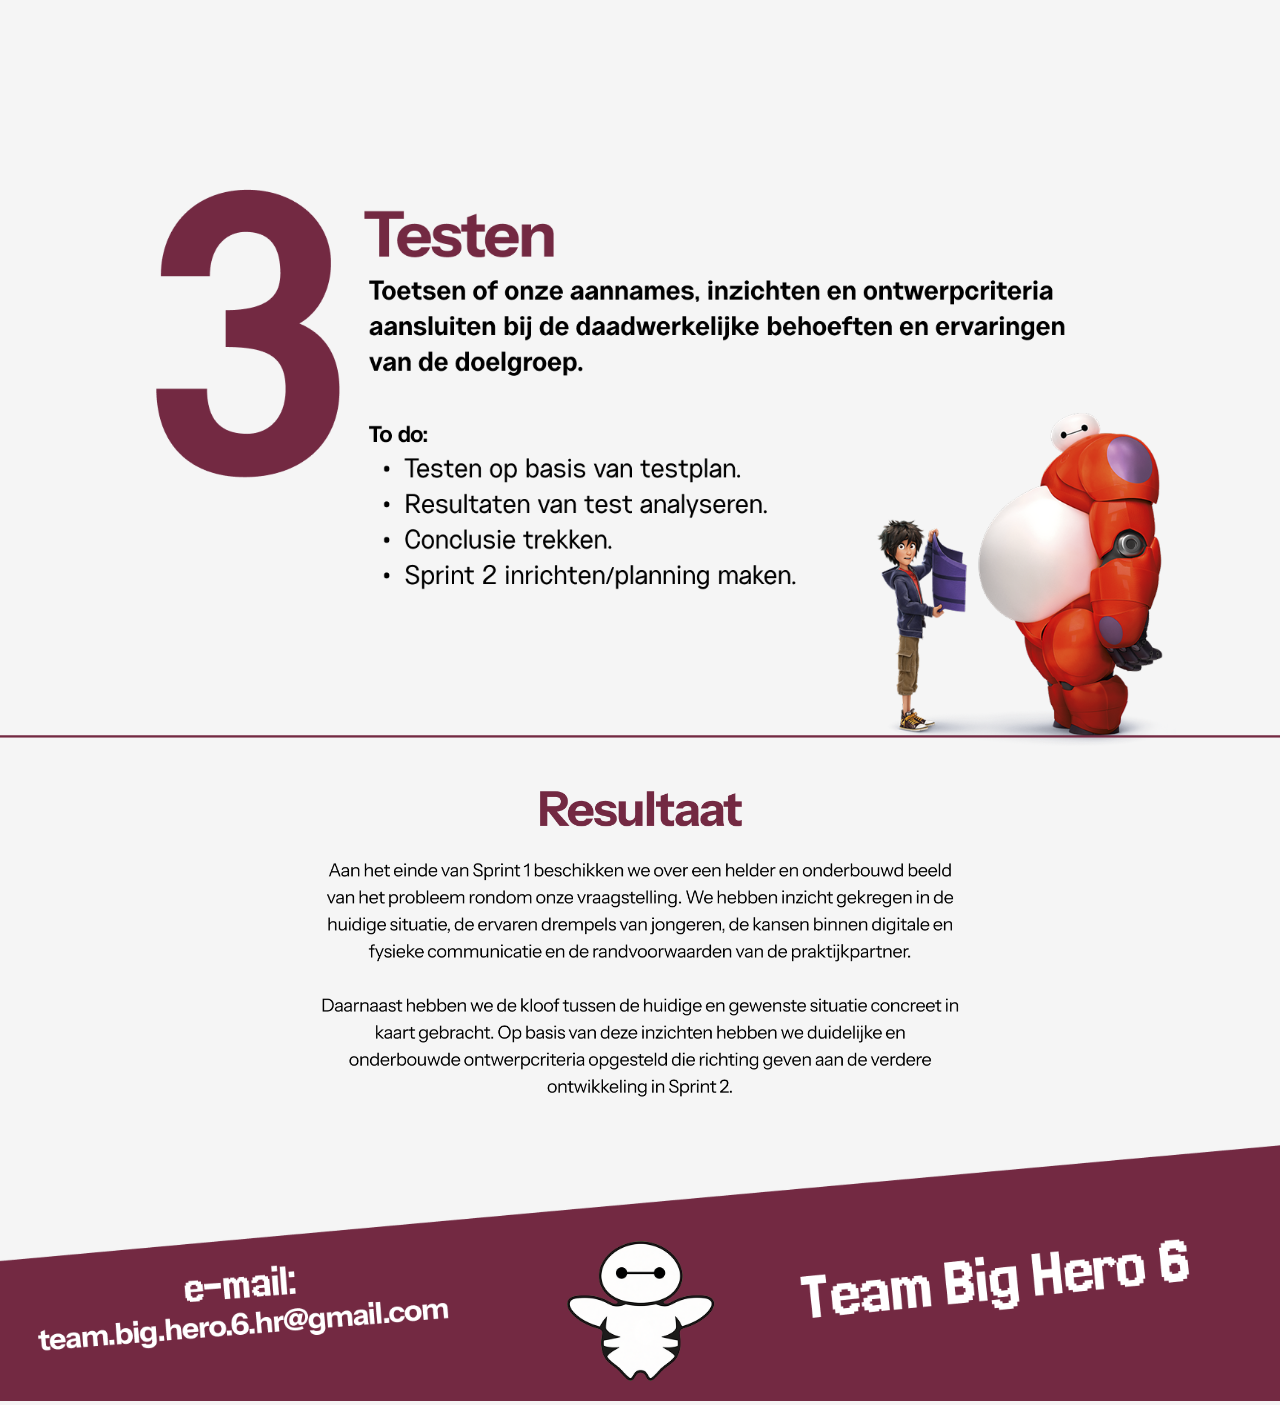
<file: onepager/sprint 0/index.html>
<!DOCTYPE html>
<html lang="en">

<head>
    <meta charset="UTF-8">
    <meta name="viewport" content="width=device-width, initial-scale=1.0">
    <title>Big Hero 6</title>
    <link rel="stylesheet" href="styles.css">
</head>

<body style="margin: 0; padding: 0; font-family: Arial, sans-serif; background-color: #f5f5f5;">
    <nav class="navbar">
        <a href="#header" style="display: flex; align-items: center; height: 75px;">
            <img src="images/Logogroepering.png" alt="" class="desktop-only" style="width: 200px; height: auto;">
            <img src="images/Logo.png" alt="" class="mobile-only" style="width: 50px; height: auto;">
        </a>

        <div class="hamburger" onclick="toggleMenu()">
            <span></span>
            <span></span>
            <span></span>
        </div>

        <div class="nav-links" id="navLinks">
            <a href="#wie-zijn-wij" onclick="toggleMenu()">Over ons</a>
            <a href="#situaties" onclick="toggleMenu()">Project</a>
            <a href="#ons-proces" onclick="toggleMenu()">Proces</a>
        </div>
    </nav>

    <header style="display: flex; justify-content: center; align-items: center;">
        <img src="images/desktop/Header.png" id="header" class="desktop-only" alt="" style="width: 80vw; height: auto;">
        <img src="images/mobile/Header.png" class="mobile-only" alt="">
    </header>
    <main style="display: flex; flex-direction: column; align-items: center; gap: 20px; padding: 20px;">
        <div id="wie-zijn-wij" style="display: flex; justify-content: center; width: 100%;">

            <img src="images/desktop/Wie zijn wij.png" class="desktop-only"
                alt="Wie zijn wij?... Big Hero 6 staat voor samenwerking, innovatie en impact. Net als in de film combineren wij verschillende talenten om samen tot één krachtig en doordacht eindresultaat te komen. Daarnaast fungeert Baymax in de film als een mentale steun voor Hiro: een companion die hem helpt wanneer hij het moeilijk heeft. Dit sluit aan bij ons uiteindelijke doel: jongeren ondersteunen zodat zij zich beter in hun vel voelen, onder andere door het bevorderen van sociaal contact"
                style="width: 80vw; height: auto;">

            <img src="images/mobile/Wie zijn wij.png" class="mobile-only"
                alt="Wie zijn wij?... Big Hero 6 staat voor samenwerking, innovatie en impact. Net als in de film combineren wij verschillende talenten om samen tot één krachtig en doordacht eindresultaat te komen. Daarnaast fungeert Baymax in de film als een mentale steun voor Hiro: een companion die hem helpt wanneer hij het moeilijk heeft. Dit sluit aan bij ons uiteindelijke doel: jongeren ondersteunen zodat zij zich beter in hun vel voelen, onder andere door het bevorderen van sociaal contact"
                style="width: 80vw; height: auto;">

        </div>

        <img src="images/desktop/Ons team frame.png" class="desktop-only" alt=""
            style="width: 100vw; height: auto; overflow-x: hidden;">
        <img src="images/mobile/Ons team frame.png" class="mobile-only" alt=""
            style="width: 100vw; height: auto; overflow-x: hidden;">
        <div>
            <h1 class="title-kernwaarden">Onze kernwaarden</h1>
            <div class="carousel-container">
                <div class="arrow prev" onclick="moveSlide(-1)"></div>

                <div class="carousel-track" id="track">
                    <img src="images/kernwaarden/1vrijheid.png" alt="Vrijheid">
                    <img src="images/kernwaarden/2betrouwbaarheid.png" alt="Betrouwbaarheid">
                    <img src="images/kernwaarden/3veiligheid.png" alt="Veiligheid">
                    <img src="images/kernwaarden/4gemak.png" alt="Gemak">
                    <img src="images/kernwaarden/5eerlijkheid.png" alt="Eerlijkheid">
                </div>

                <div class="arrow next" onclick="moveSlide(1)"></div>
            </div>
        </div>
        <img src="images/desktop/Situaties.png" id="situaties" alt=""
            style="width: 100vw; height: auto; overflow-x: hidden;">
        <img src="images/desktop/Ontwerpvragen.png" alt="" style="width: 50vw; height: auto;">
        <img src="images/desktop/Ons proces.png" id="ons-proces" alt=""
            style="width: 100vw; height: auto; overflow-x: hidden;">
        <img src="images/desktop/Next steps doel.png" alt="" style="width: 100vw; height: auto; overflow-x: hidden;">
        <img src="images/desktop/Next steps onderzoek.png" alt=""
            style="width: 100vw; height: auto; overflow-x: hidden;">
        <img src="images/desktop/Next steps ontwikkelen.png" alt=""
            style="width: 100vw; height: auto; overflow-x: hidden;">
        <img src="images/desktop/Next steps testen.png" alt="" style="width: 100vw; height: auto; overflow-x: hidden;">
        <img src="images/desktop/Resultaat.png" alt="" style="width: 50vw; height: auto;">
    </main>
    <footer>
        <a href="mailto:team.big.hero.6.hr@gmail.com">
            <img src="images/desktop/Footer.png" alt="" style="width: 100vw; height: auto; overflow-x: hidden;">
        </a>
    </footer>
    <script type="text/javascript" src="main.js"></script>
</body>

</html>
</file>
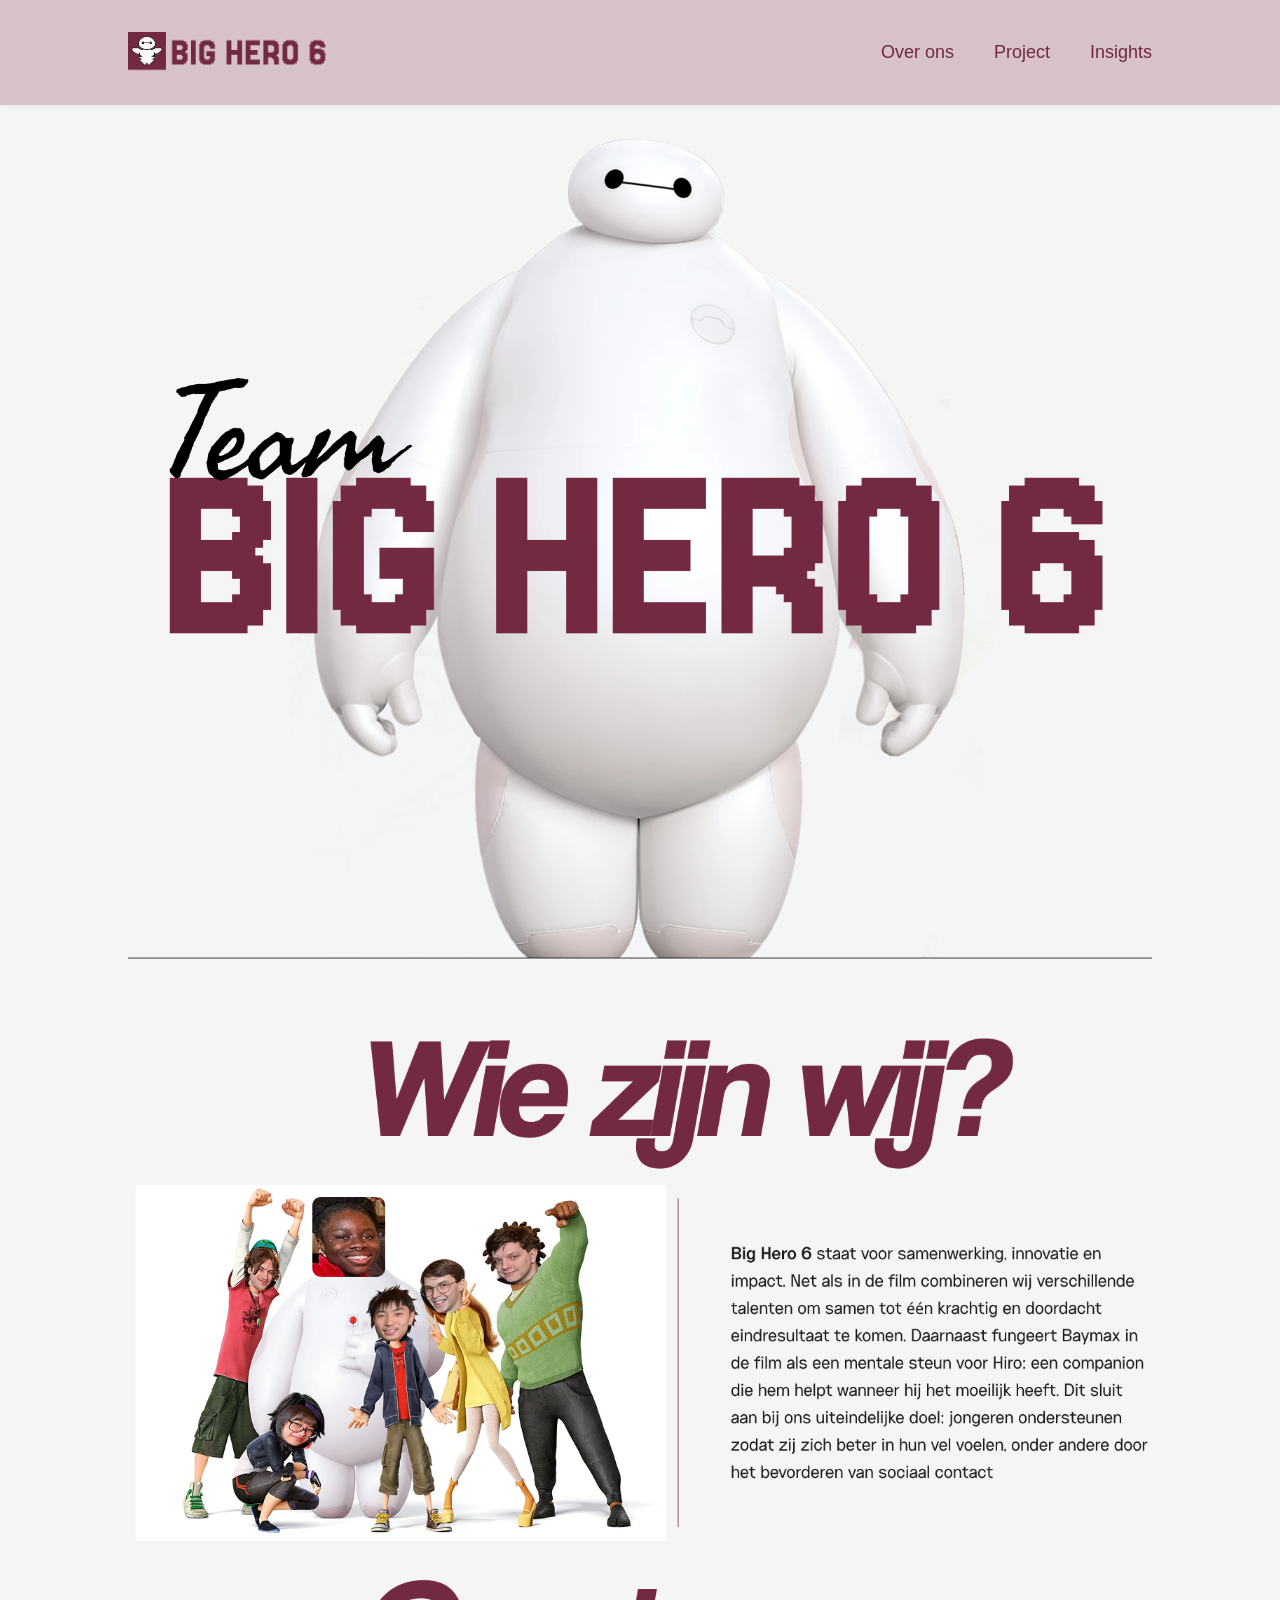
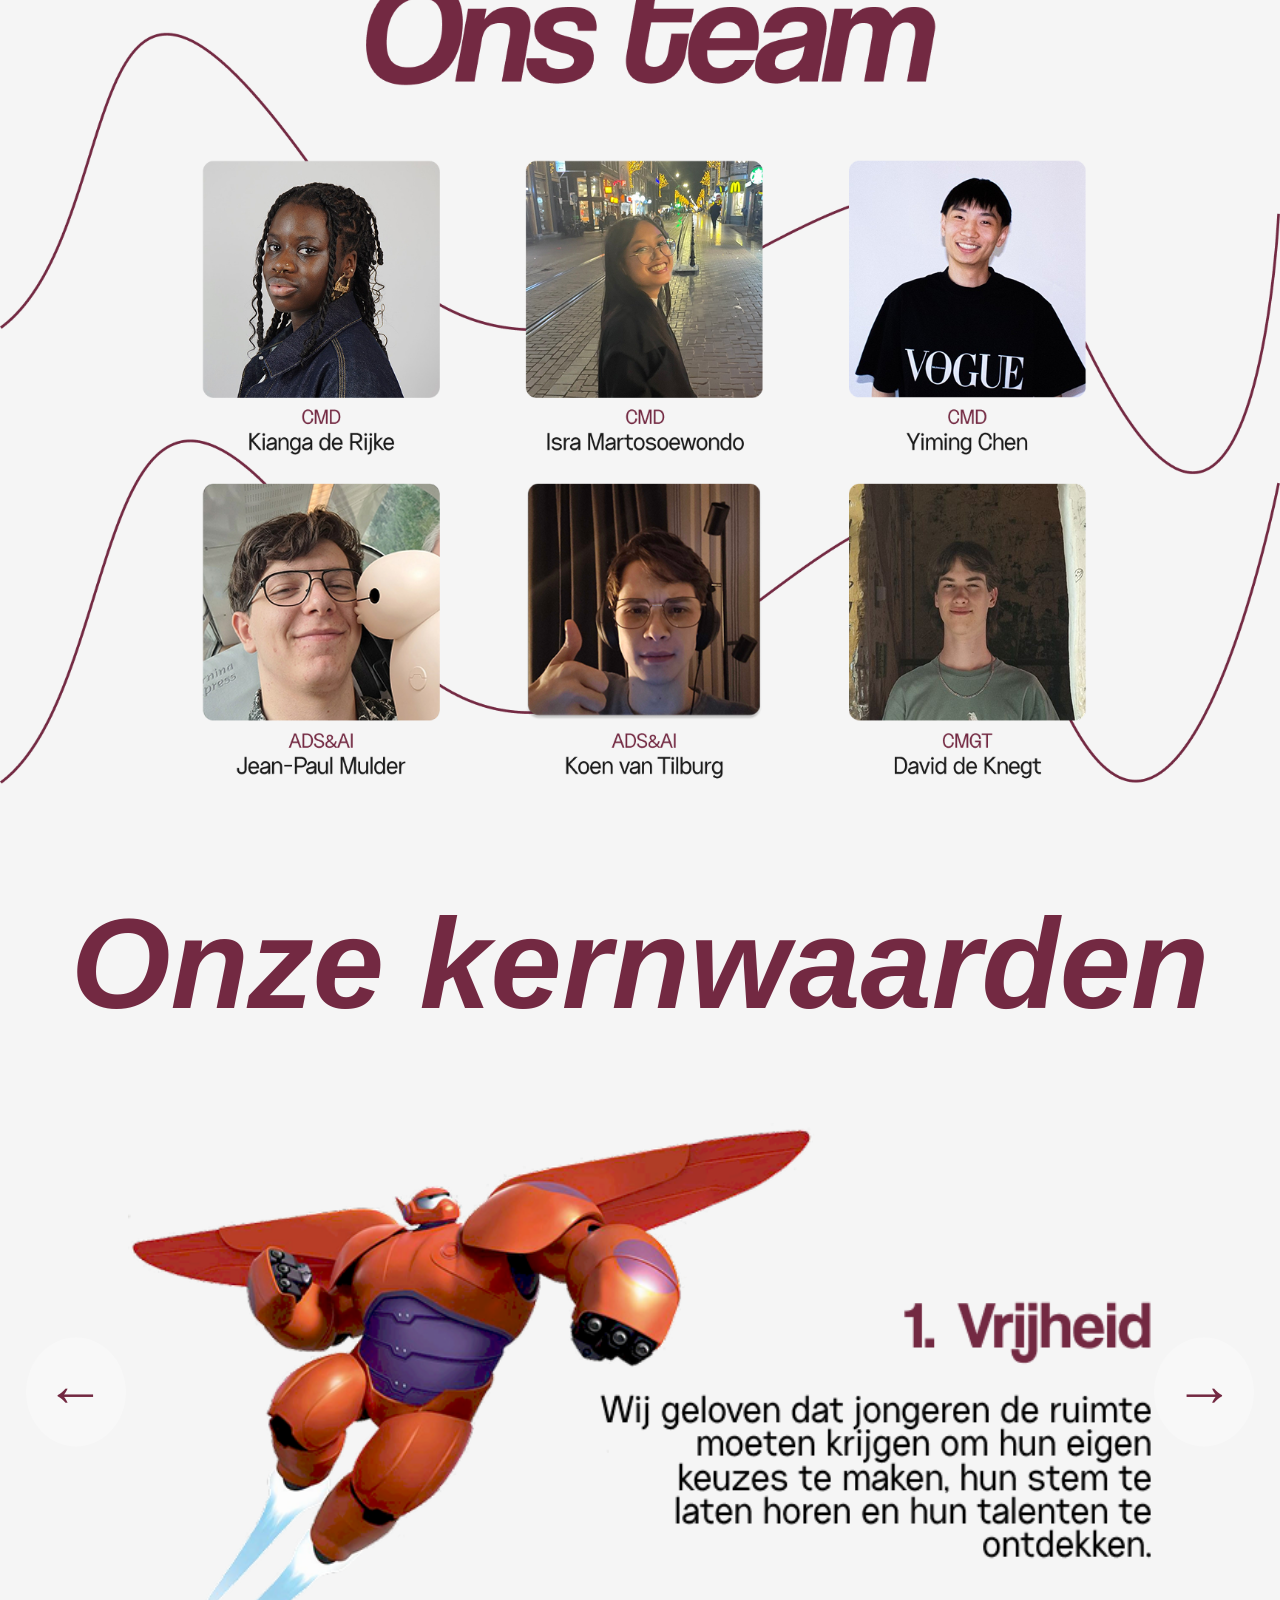
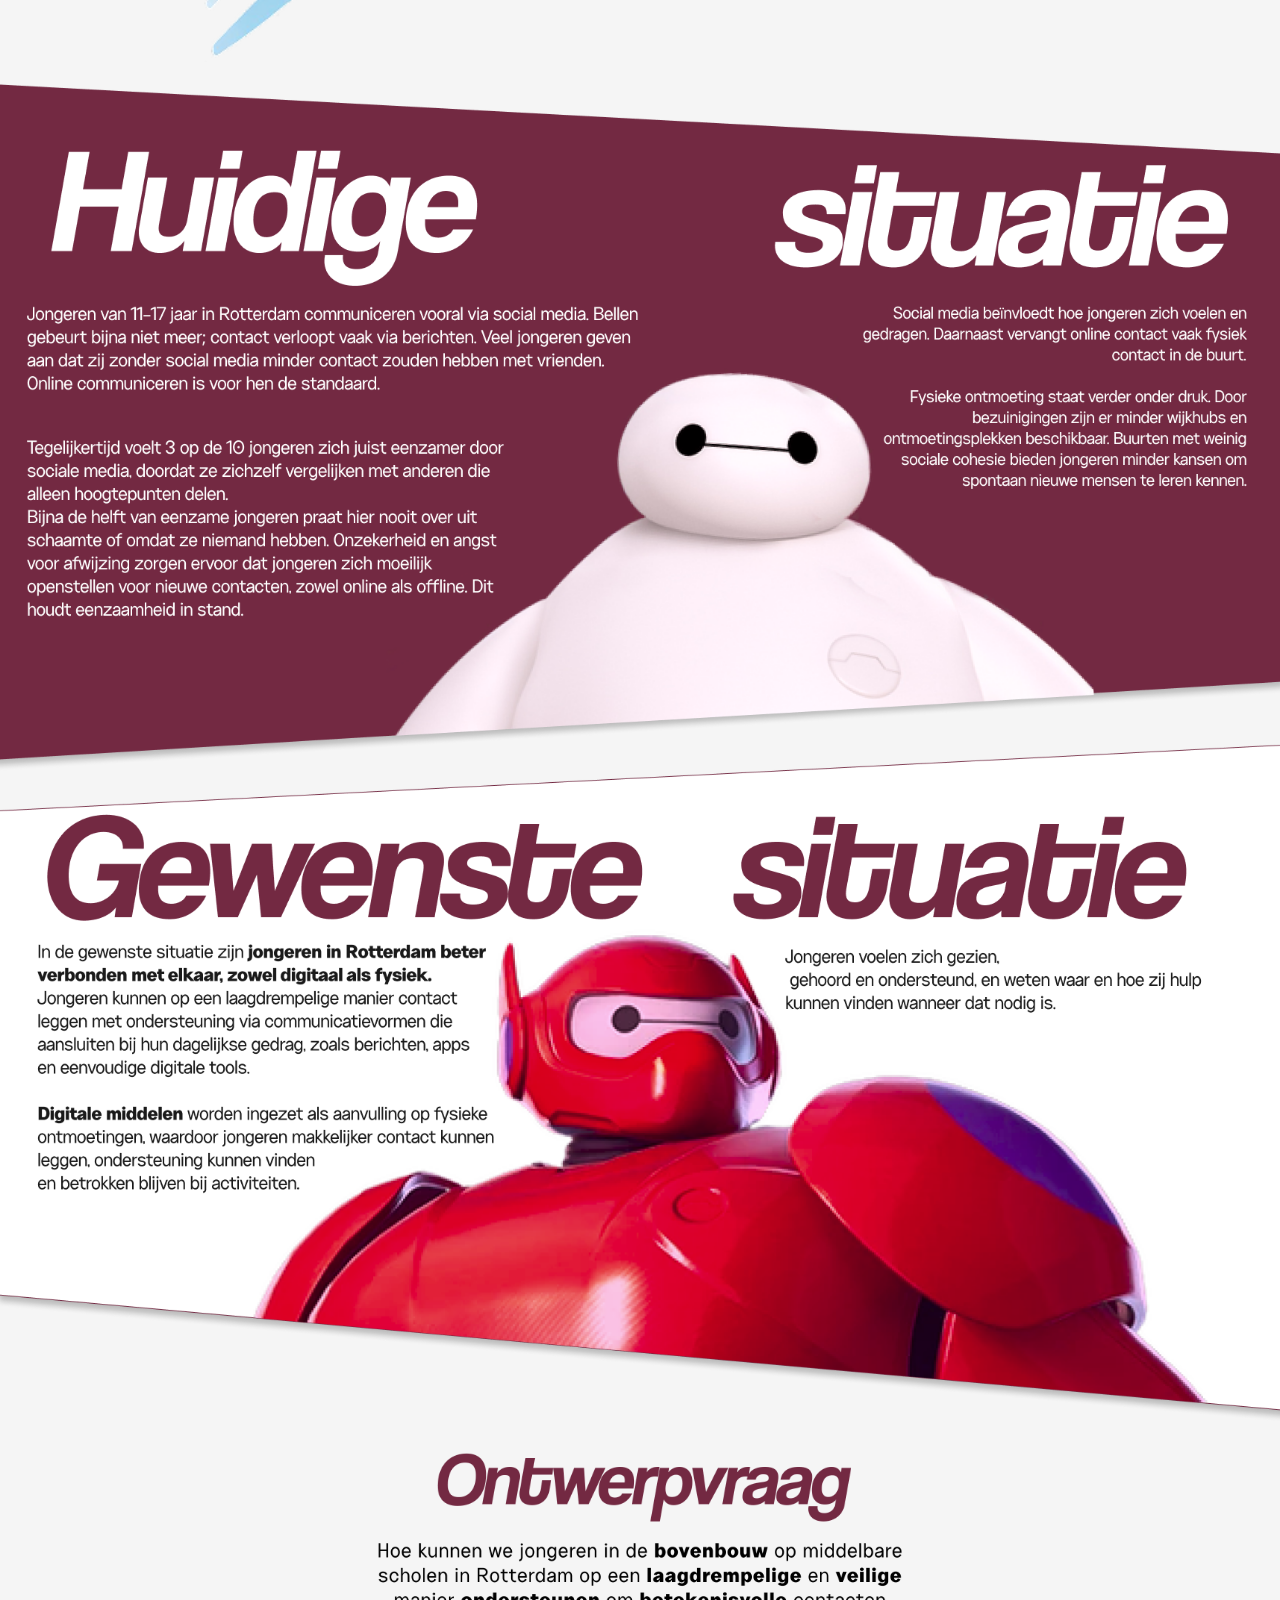
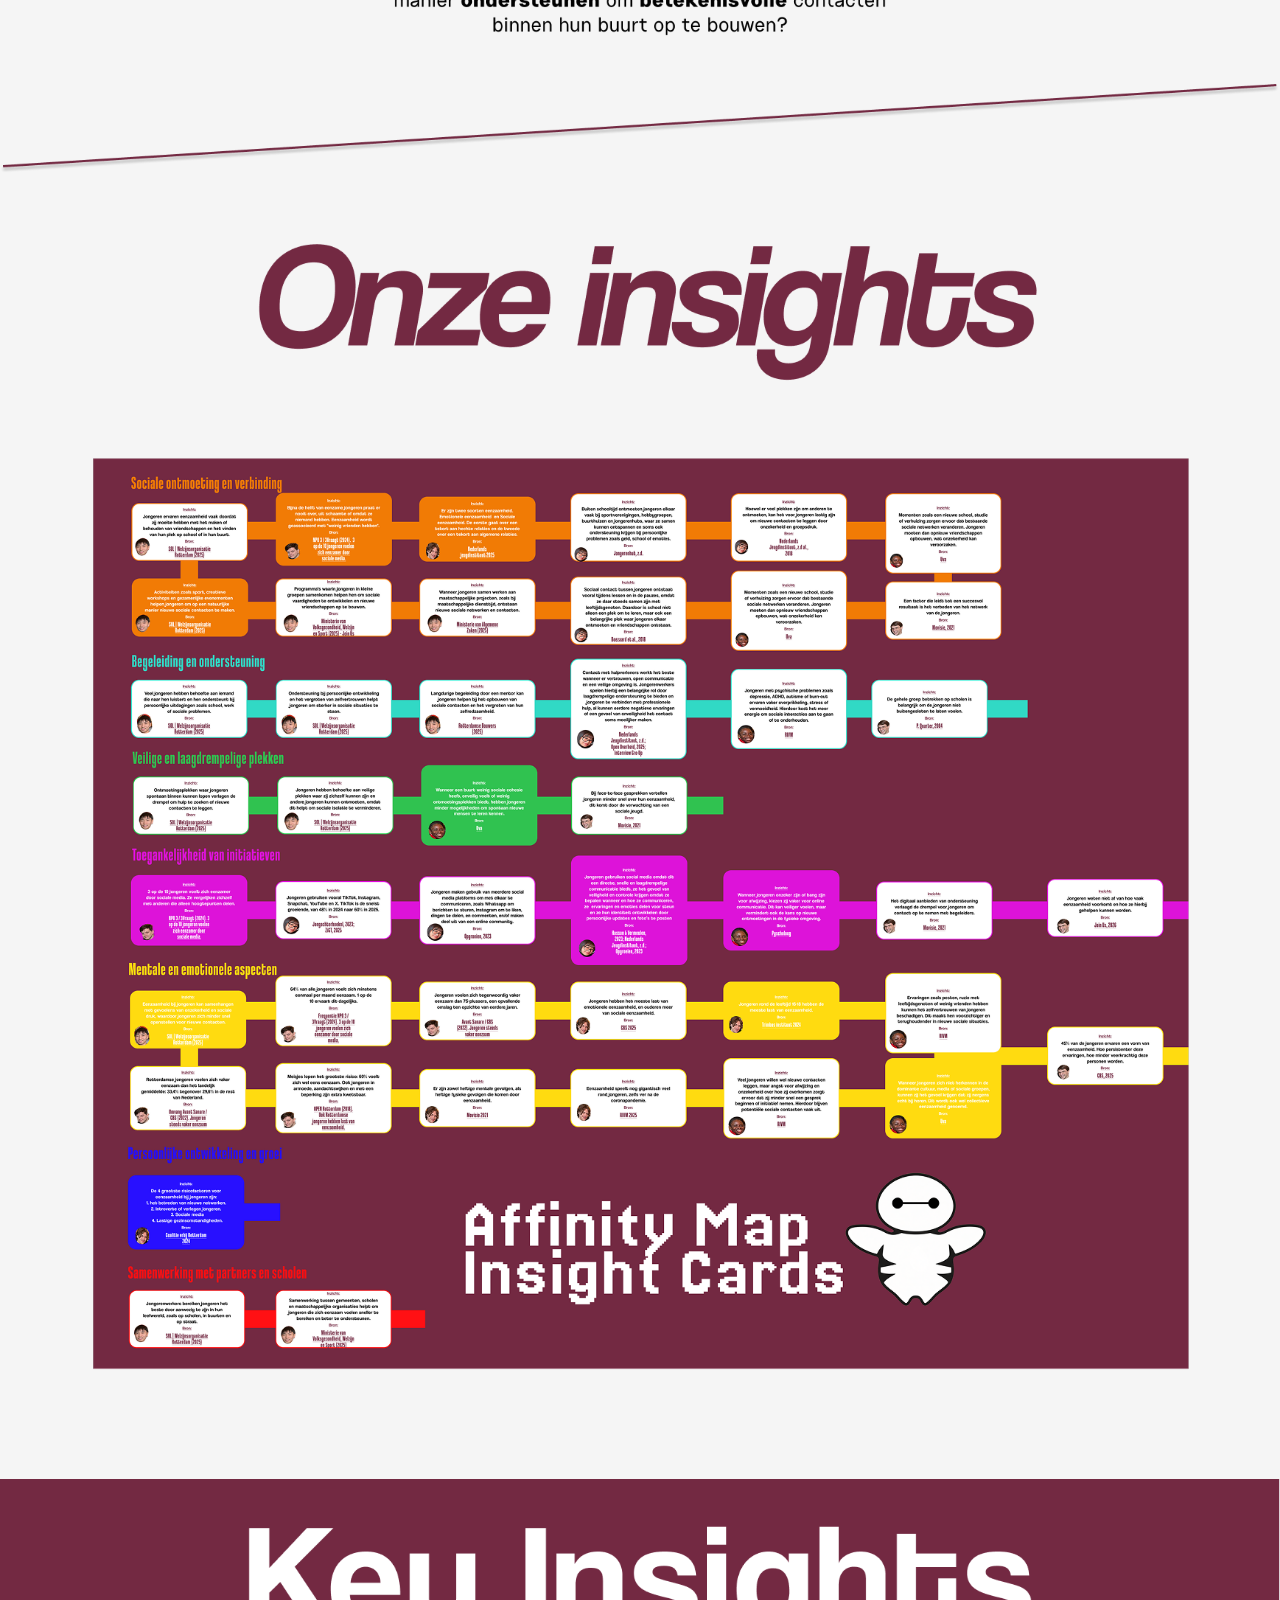
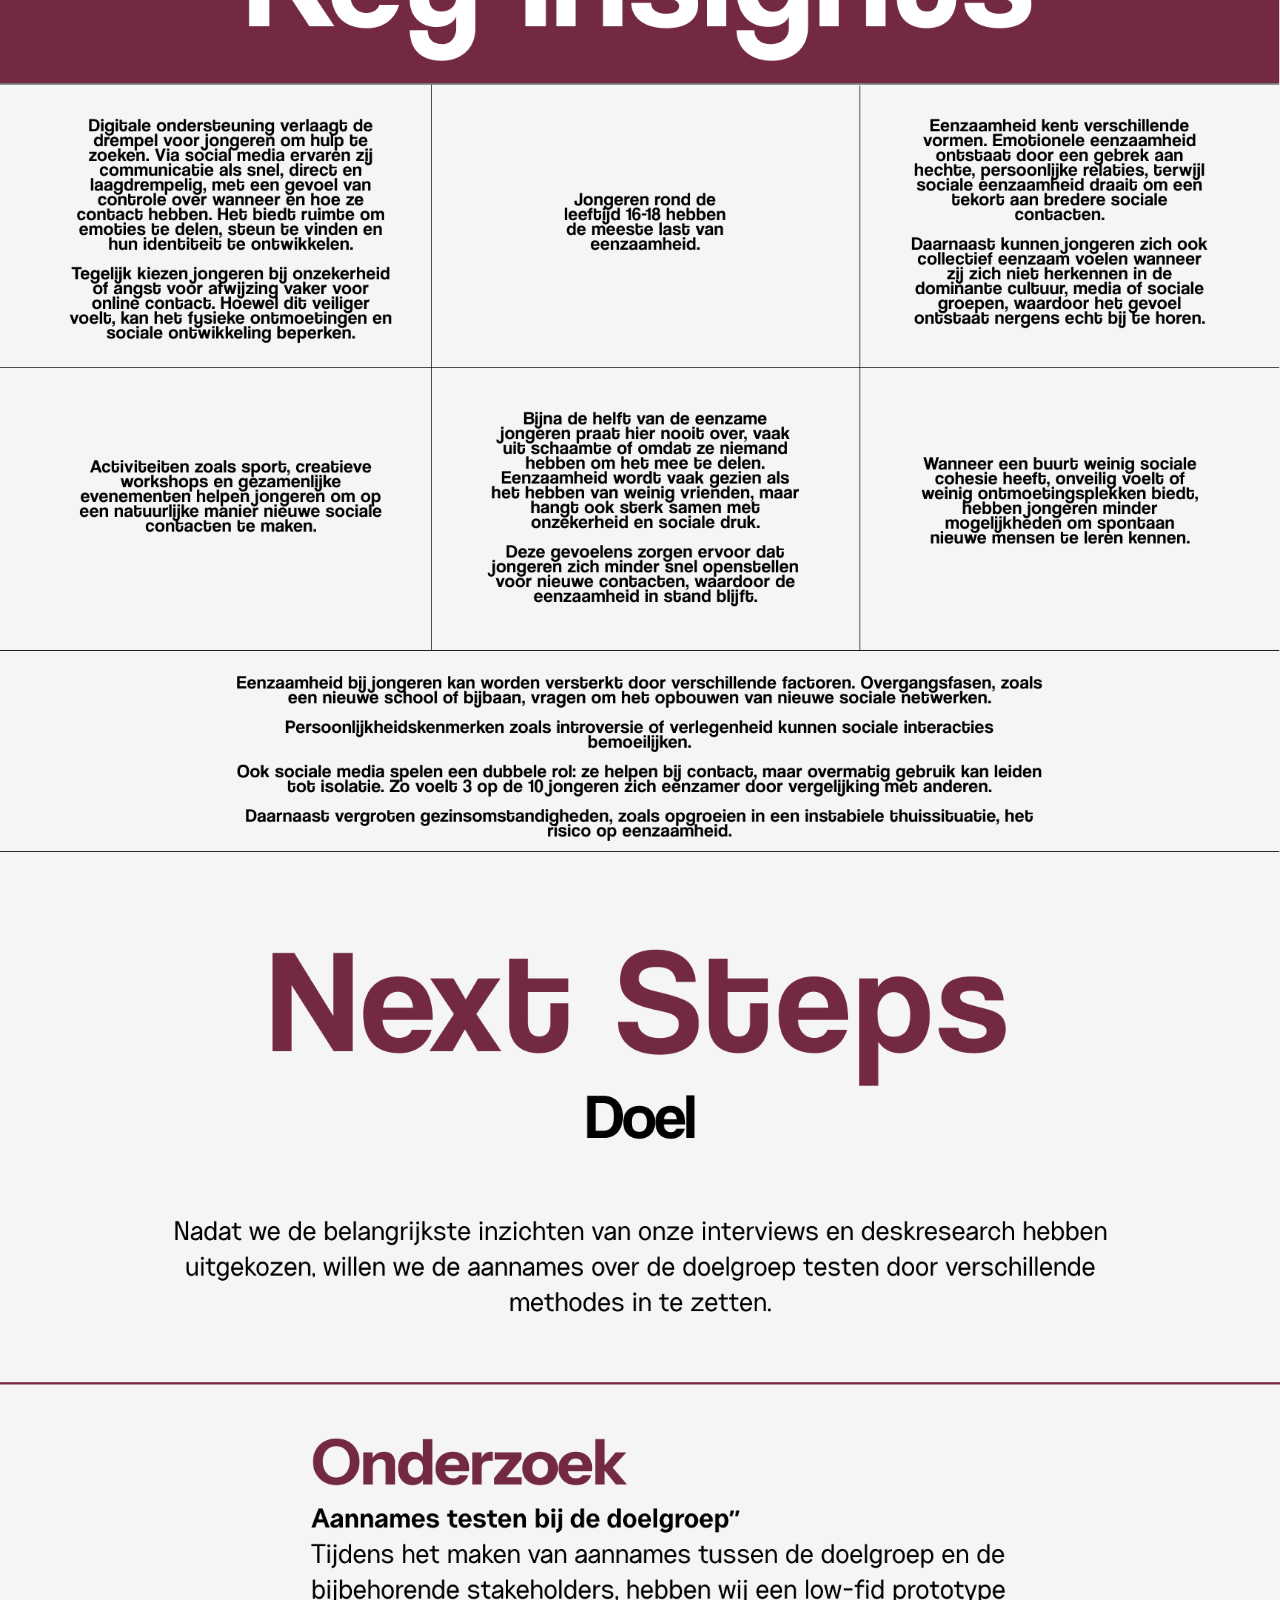
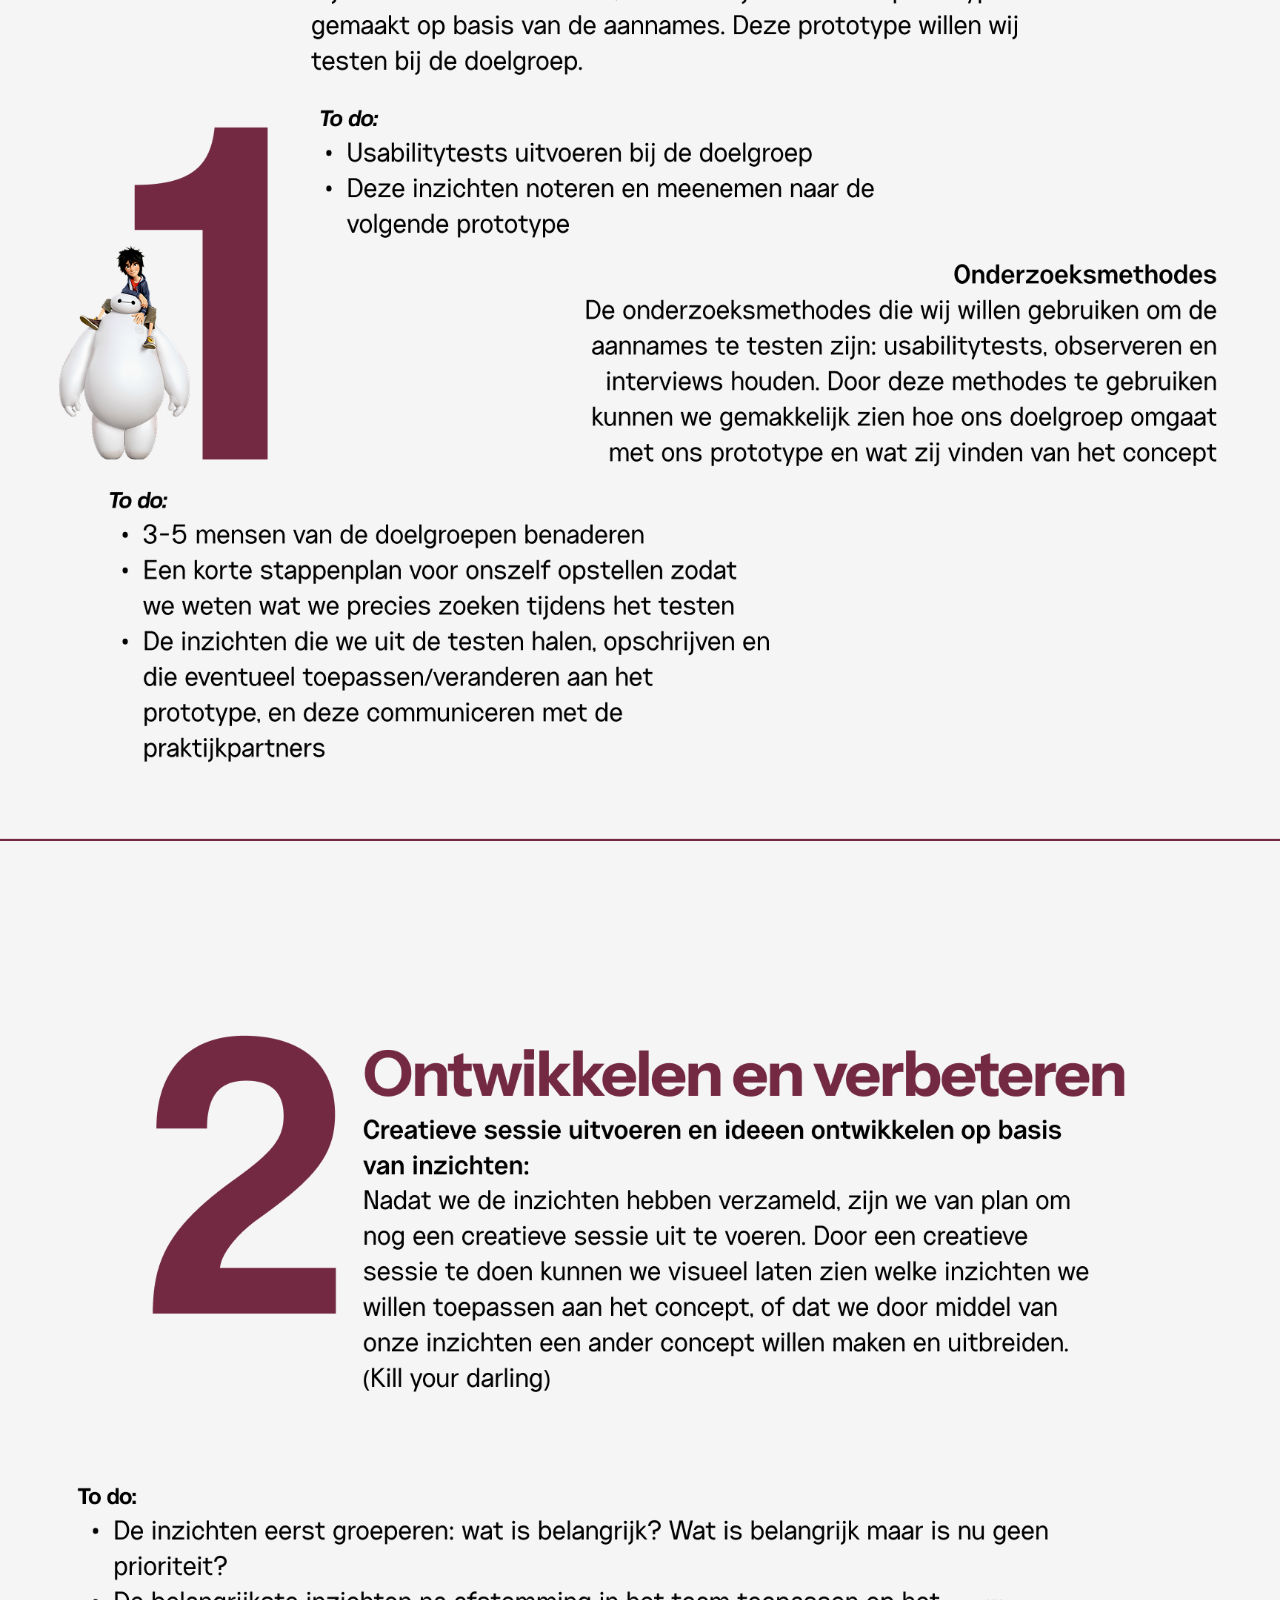
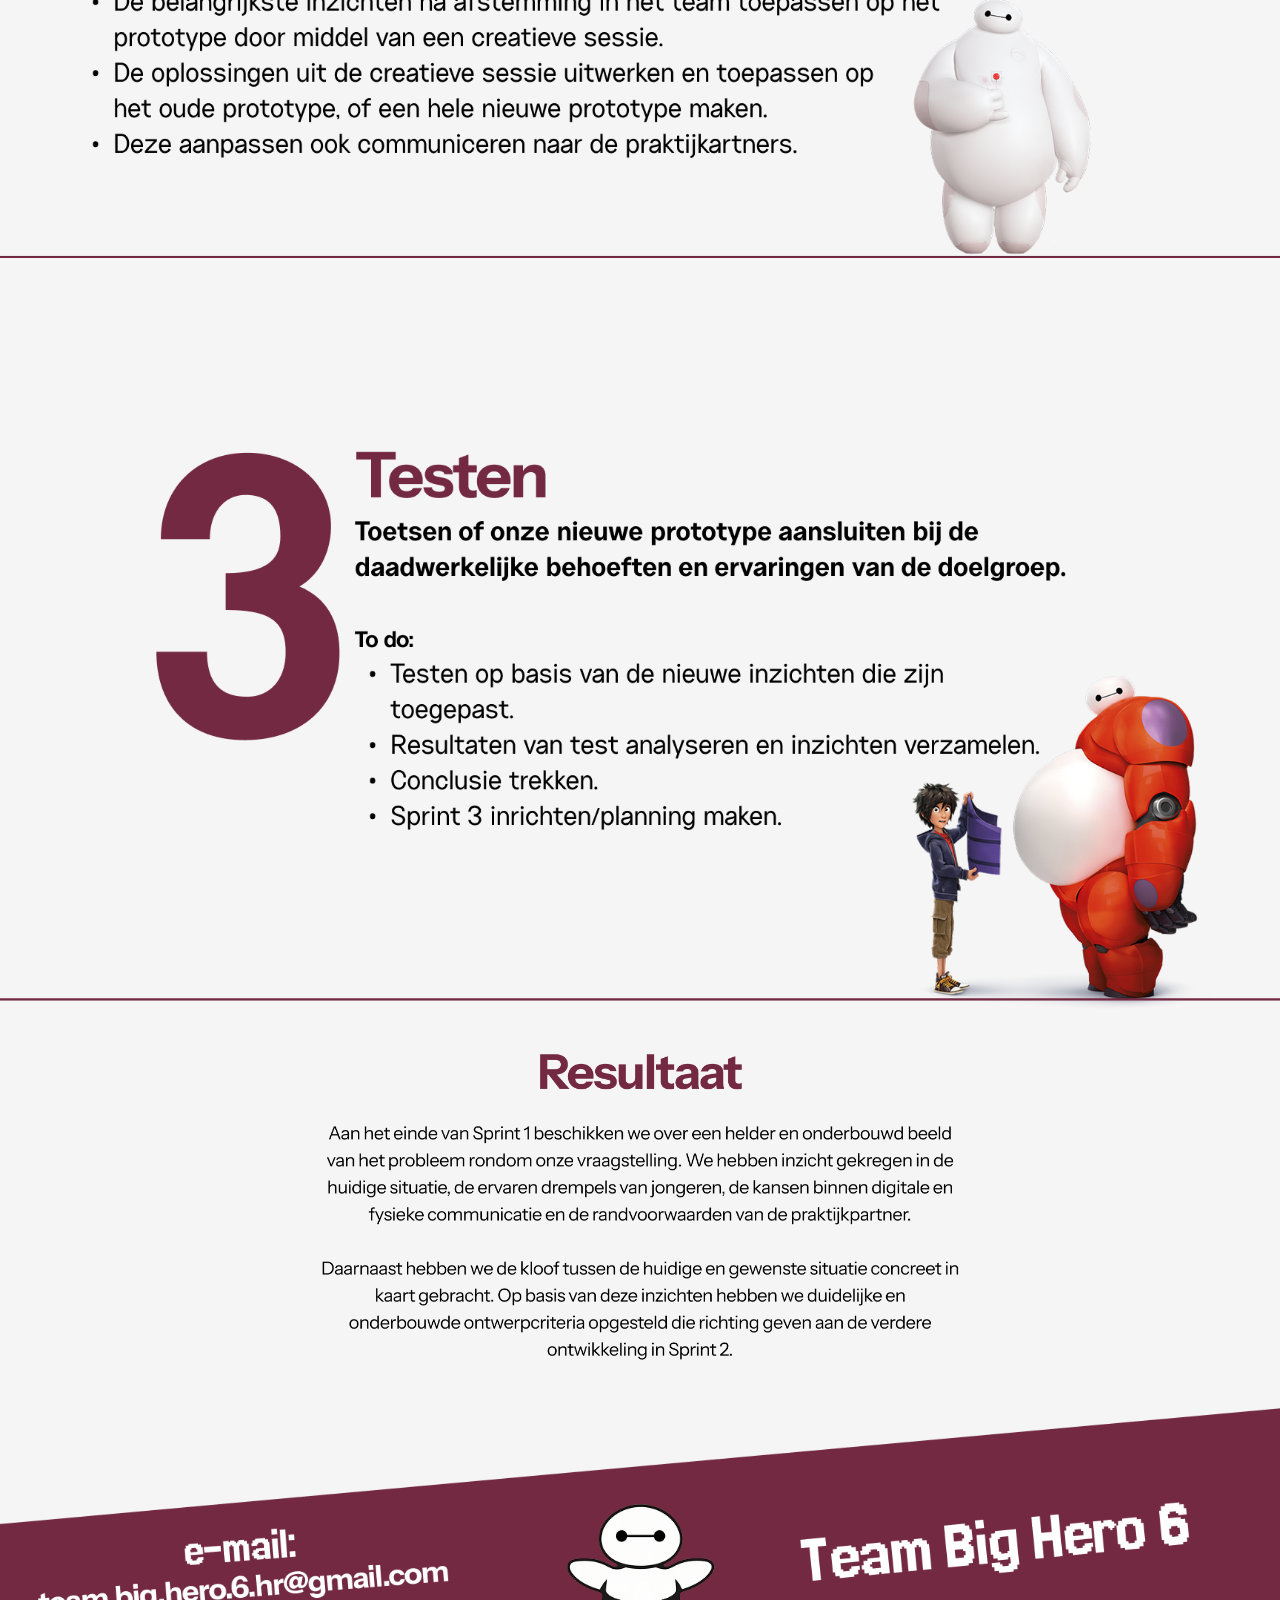
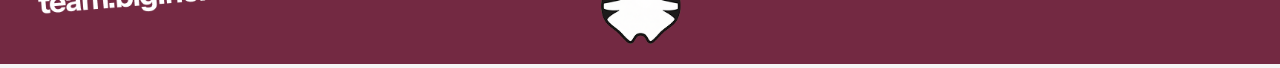
<file: onepager/sprint 1/index.html>
<!DOCTYPE html>
<html lang="en">

<head>
    <meta charset="UTF-8">
    <meta name="viewport" content="width=device-width, initial-scale=1.0">
    <title>Big Hero 6</title>
    <link rel="stylesheet" href="styles.css">
</head>

<body style="margin: 0; padding: 0; font-family: Arial, sans-serif; background-color: #f5f5f5;">
    <nav class="navbar">
        <a href="#header" style="display: flex; align-items: center; height: 75px;">
            <img src="images/Logogroepering.png" alt="" class="desktop-only" style="width: 200px; height: auto;">
            <img src="images/Logo.png" alt="" class="mobile-only" style="width: 50px; height: auto;">
        </a>

        <div class="hamburger" onclick="toggleMenu()">
            <span></span>
            <span></span>
            <span></span>
        </div>

        <div class="nav-links" id="navLinks">
            <a href="#wie-zijn-wij" onclick="toggleMenu()">Over ons</a>
            <a href="#situaties" onclick="toggleMenu()">Project</a>
            <a href="#insights" onclick="toggleMenu()">Insights</a>
        </div>
    </nav>

    <header style="display: flex; justify-content: center; align-items: center;">
        <div id="header" style="display: flex; justify-content: center; align-items: center; width: 100%;">
            <img src="images/desktop/Header.png" class="desktop-only" alt="" style="width: 80vw; height: auto;">
            <img src="images/mobile/Header.png" class="mobile-only" alt="">
        </div>
    </header>
    <main style="display: flex; flex-direction: column; align-items: center; gap: 20px; padding: 20px;">
        <div id="wie-zijn-wij" style="display: flex; justify-content: center; width: 100%;">

            <img src="images/desktop/Wie zijn wij.png" class="desktop-only"
                alt="Wie zijn wij?... Big Hero 6 staat voor samenwerking, innovatie en impact. Net als in de film combineren wij verschillende talenten om samen tot één krachtig en doordacht eindresultaat te komen. Daarnaast fungeert Baymax in de film als een mentale steun voor Hiro: een companion die hem helpt wanneer hij het moeilijk heeft. Dit sluit aan bij ons uiteindelijke doel: jongeren ondersteunen zodat zij zich beter in hun vel voelen, onder andere door het bevorderen van sociaal contact"
                style="width: 80vw; height: auto;">

            <img src="images/mobile/Wie zijn wij.png" class="mobile-only"
                alt="Wie zijn wij?... Big Hero 6 staat voor samenwerking, innovatie en impact. Net als in de film combineren wij verschillende talenten om samen tot één krachtig en doordacht eindresultaat te komen. Daarnaast fungeert Baymax in de film als een mentale steun voor Hiro: een companion die hem helpt wanneer hij het moeilijk heeft. Dit sluit aan bij ons uiteindelijke doel: jongeren ondersteunen zodat zij zich beter in hun vel voelen, onder andere door het bevorderen van sociaal contact"
                style="width: 80vw; height: auto;">

        </div>

        <img src="images/desktop/Ons team frame.png" class="desktop-only" alt=""
            style="width: 100vw; height: auto; overflow-x: hidden;">
        <img src="images/mobile/Ons team frame.png" class="mobile-only" alt=""
            style="width: 100vw; height: auto; overflow-x: hidden;">
        <div>
            <h1 class="title-kernwaarden">Onze kernwaarden</h1>
            <div class="carousel-container">
                <div class="arrow prev" onclick="moveSlide(-1)"></div>

                <div class="carousel-track" id="track">
                    <img src="images/kernwaarden/1vrijheid.png" alt="Vrijheid">
                    <img src="images/kernwaarden/2betrouwbaarheid.png" alt="Betrouwbaarheid">
                    <img src="images/kernwaarden/3veiligheid.png" alt="Veiligheid">
                    <img src="images/kernwaarden/4gemak.png" alt="Gemak">
                    <img src="images/kernwaarden/5eerlijkheid.png" alt="Eerlijkheid">
                </div>

                <div class="arrow next" onclick="moveSlide(1)"></div>

            </div>
        </div>
        <img src="images/desktop/Situaties.png" id="situaties" alt=""
            style="width: 100vw; height: auto; overflow-x: hidden;">
        <img src="images/desktop/Ontwerpvragen.png" alt="" style="width: 50vw; height: auto;">
        <img src="images/desktop/Insights algemeen.png" id="insights" alt=""
            style="width: 100vw; height: auto; overflow-x: hidden; margin-bottom: 75px;">
        <img src="images/desktop/Key insights.png" alt=""
            style="width: 100vw; height: auto; overflow-x: hidden;">
        <img src="images/desktop/Next steps doel.png" alt="" style="width: 100vw; height: auto; overflow-x: hidden;">
        <img src="images/desktop/Next steps onderzoek.png" alt=""
            style="width: 100vw; height: auto; overflow-x: hidden;">
        <img src="images/desktop/Next steps ontwikkelen.png" alt=""
            style="width: 100vw; height: auto; overflow-x: hidden;">
        <img src="images/desktop/Next steps testen.png" alt="" style="width: 100vw; height: auto; overflow-x: hidden;">
        <img src="images/desktop/Resultaat.png" alt="" style="width: 50vw; height: auto;">
    </main>
    <footer>
        <a href="mailto:team.big.hero.6.hr@gmail.com">
            <img src="images/desktop/Footer.png" alt="" style="width: 100vw; height: auto; overflow-x: hidden;">
        </a>
    </footer>
    <script type="text/javascript" src="main.js"></script>
</body>

</html>
</file>
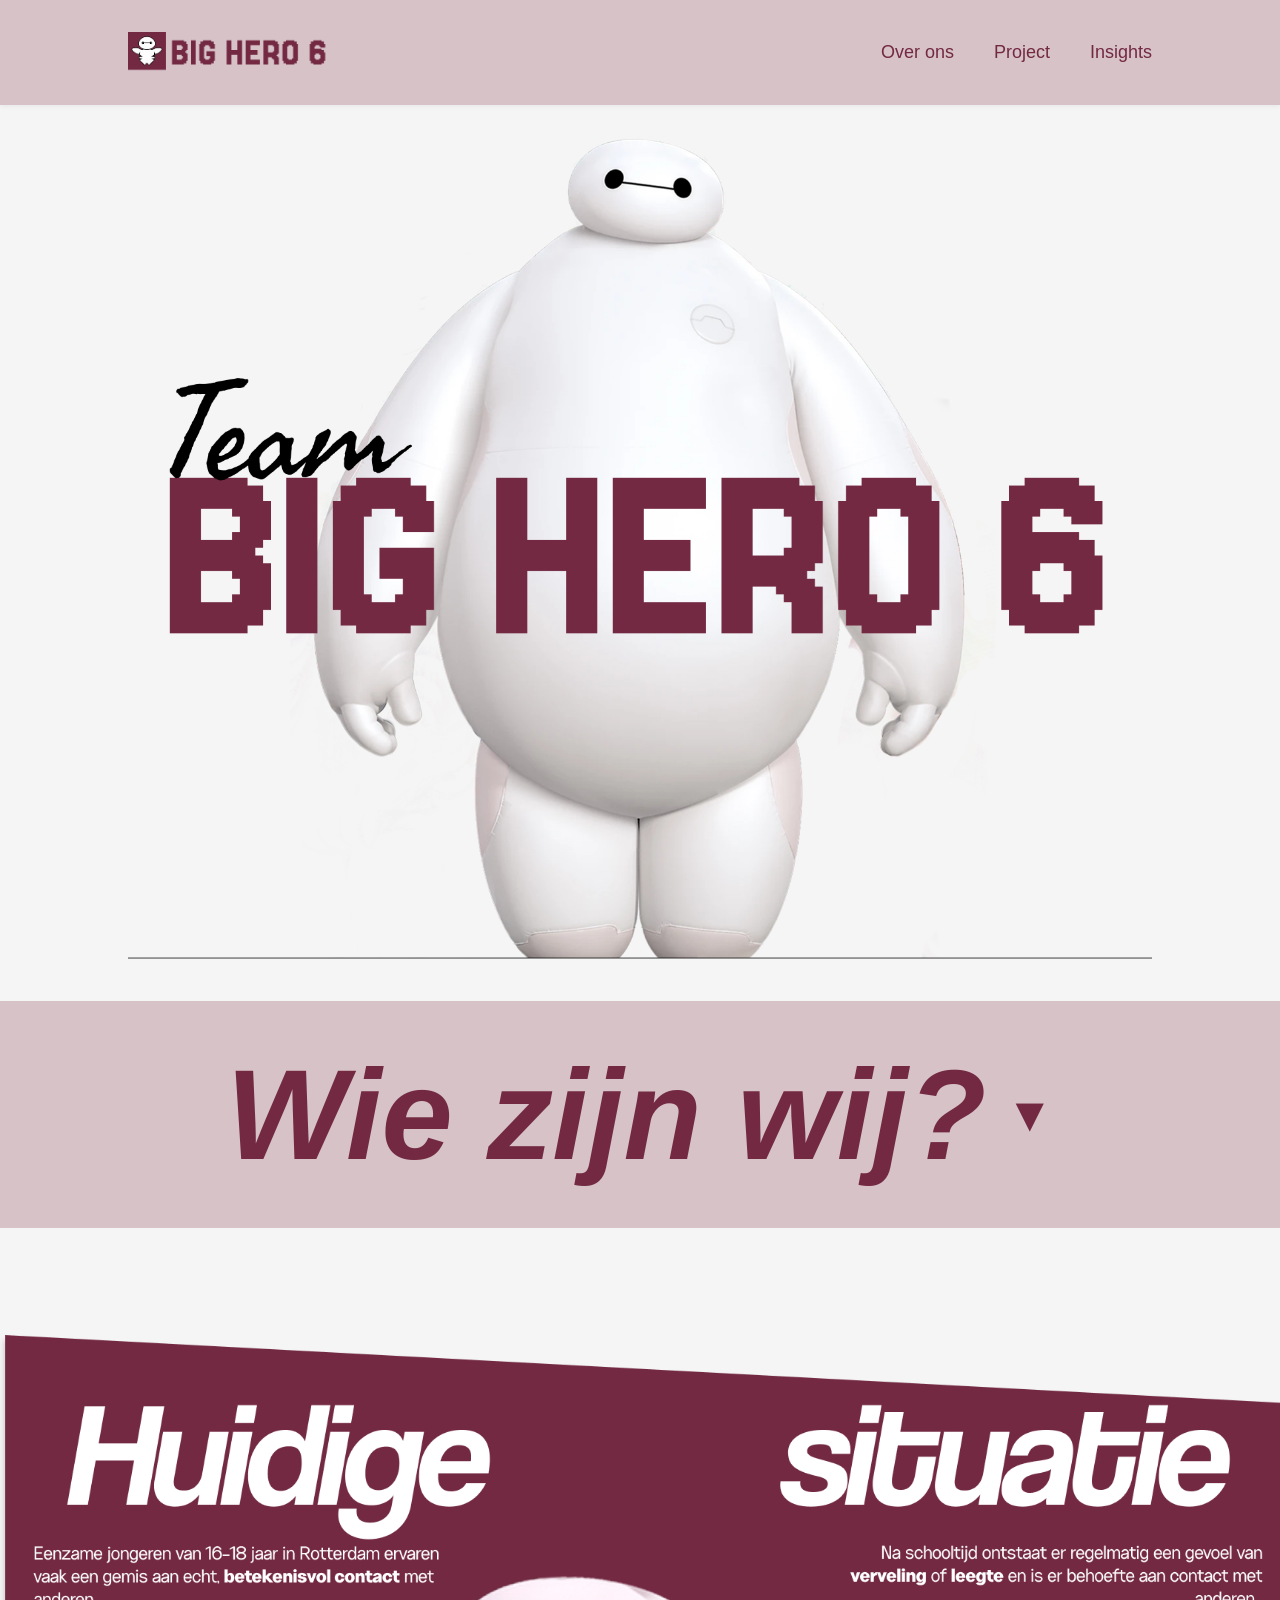
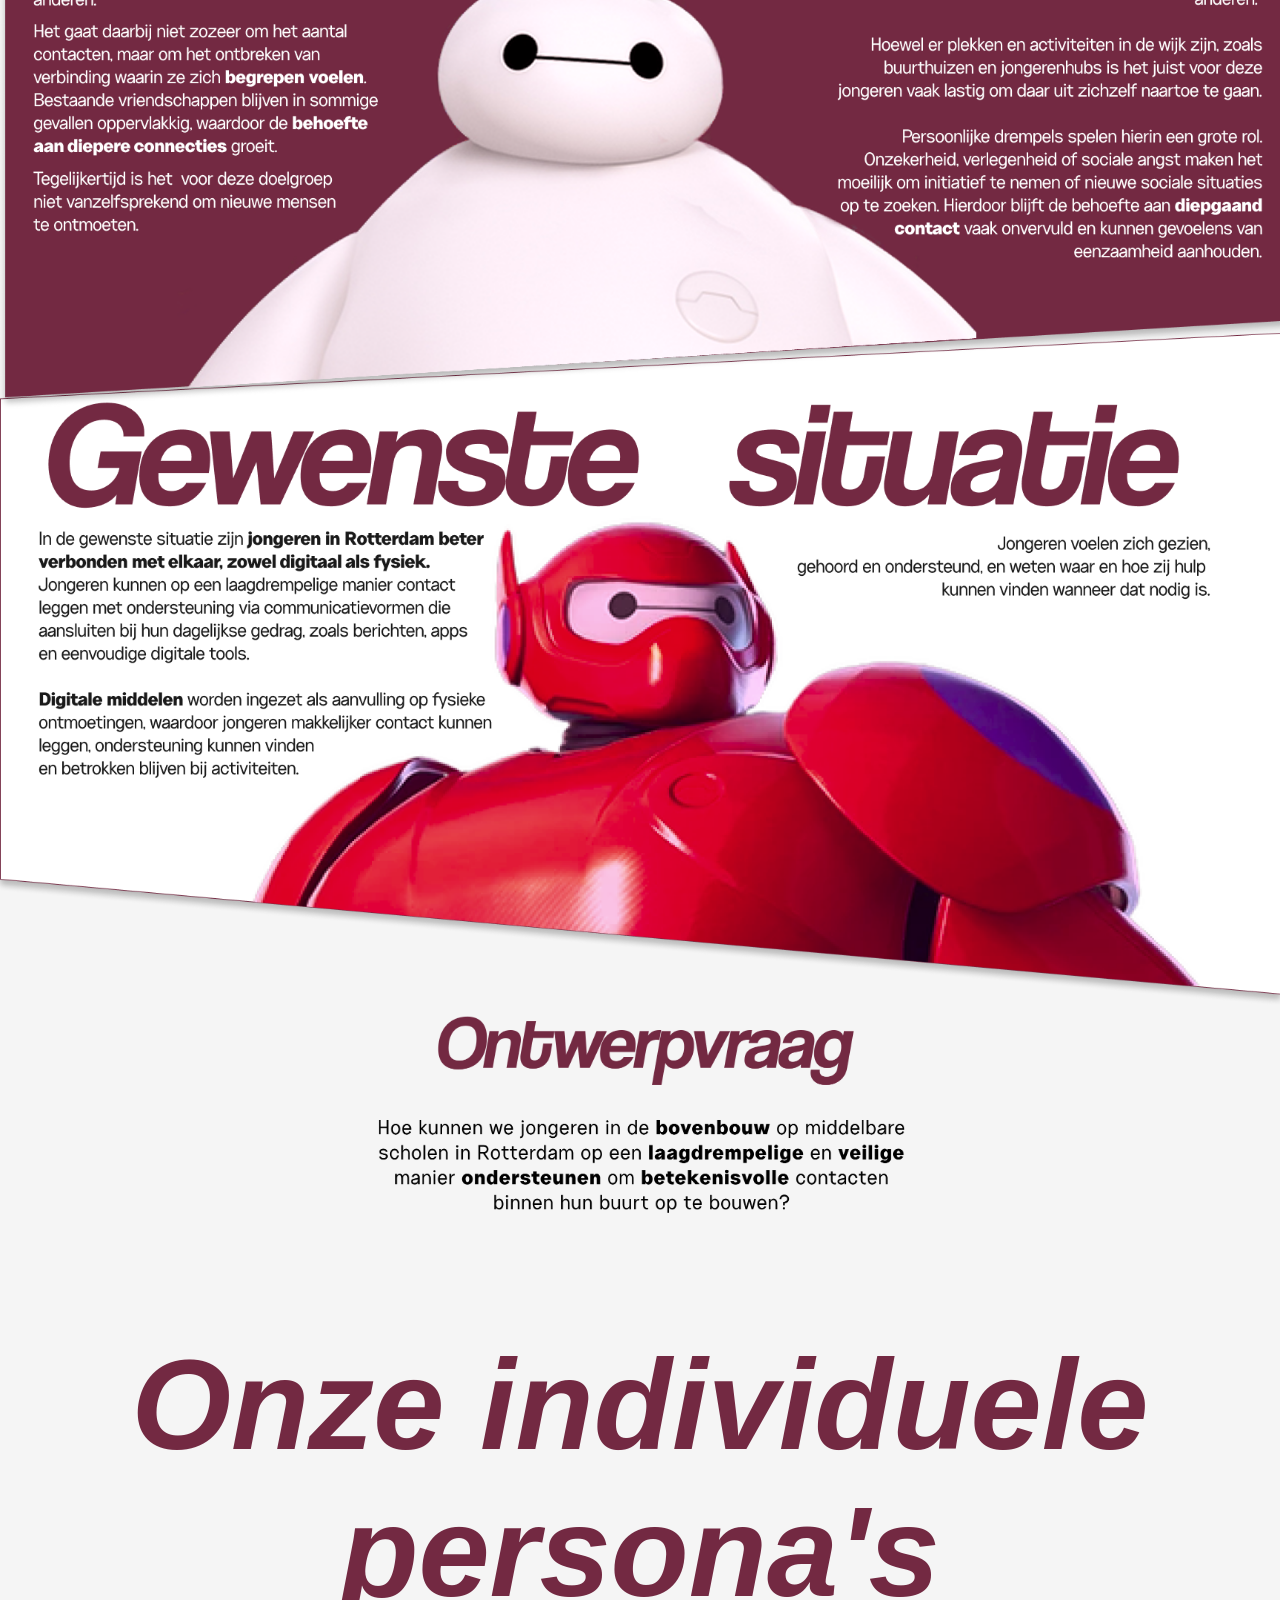
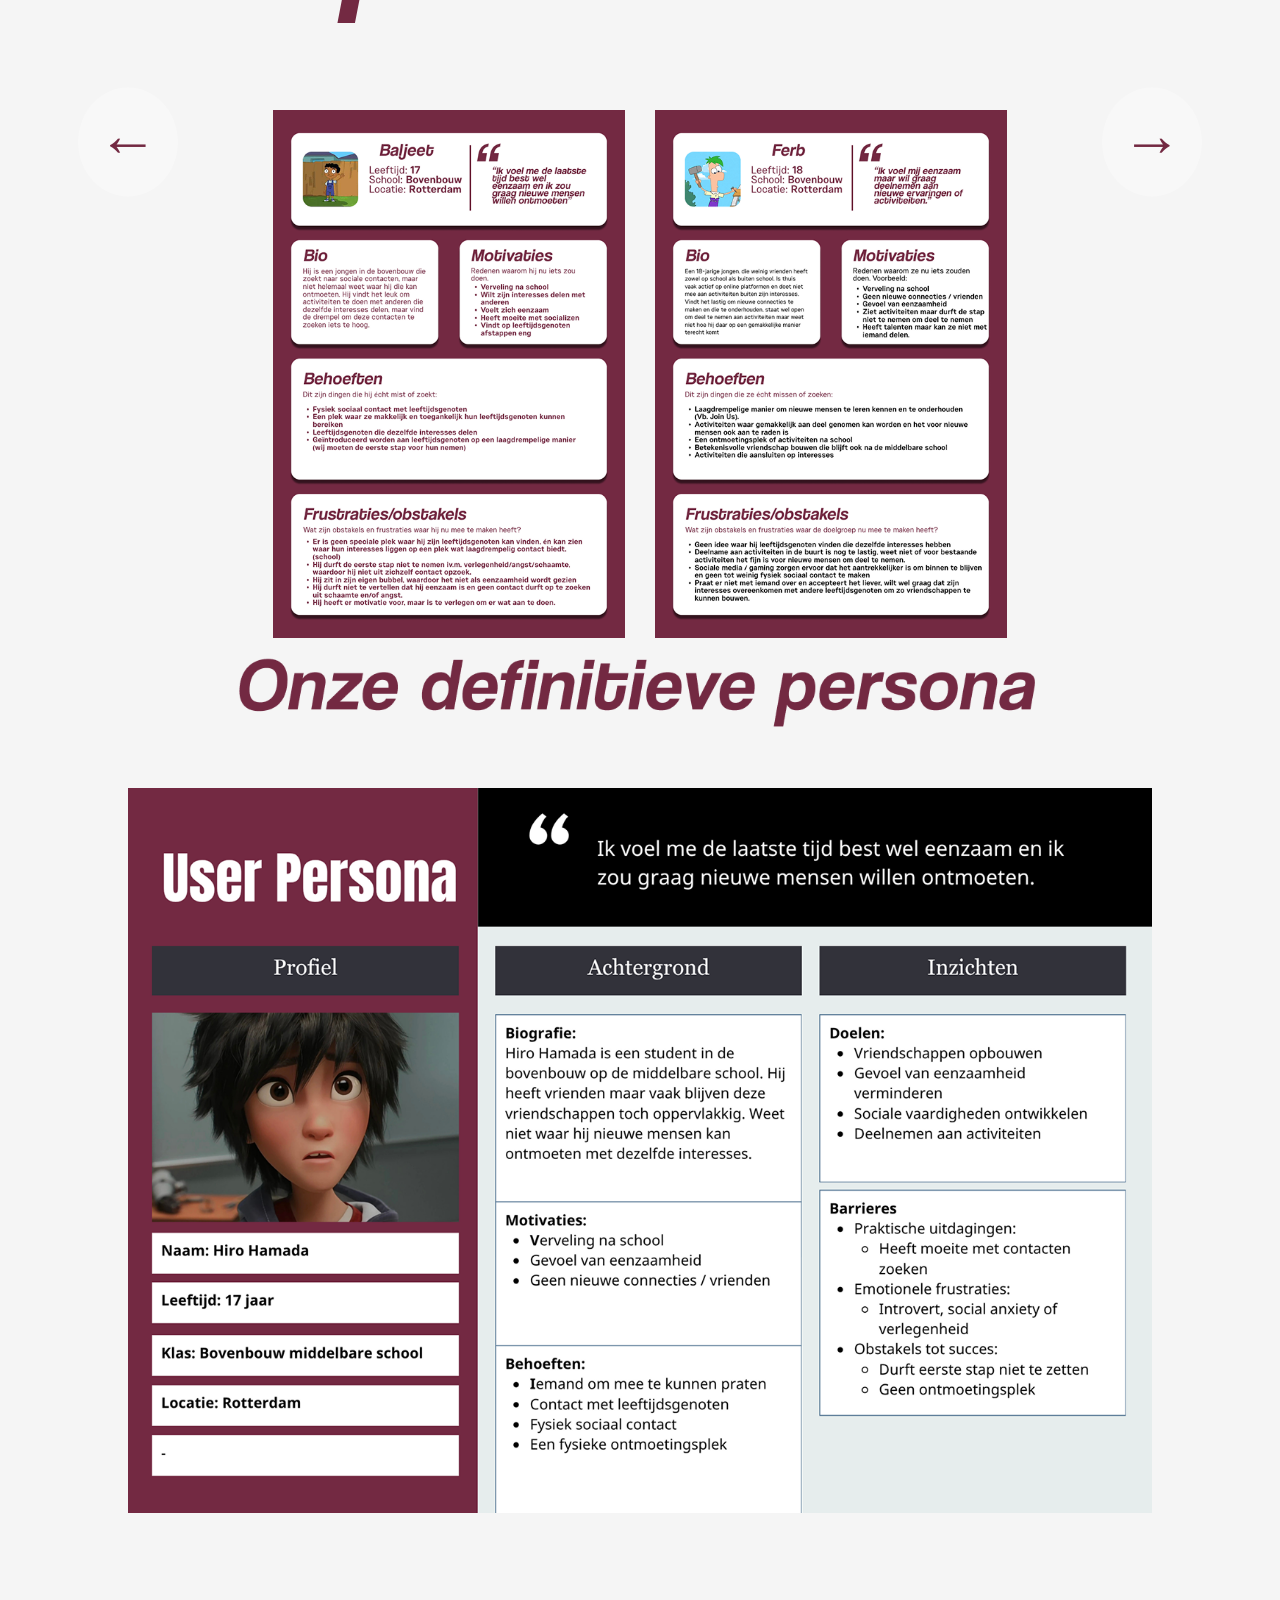
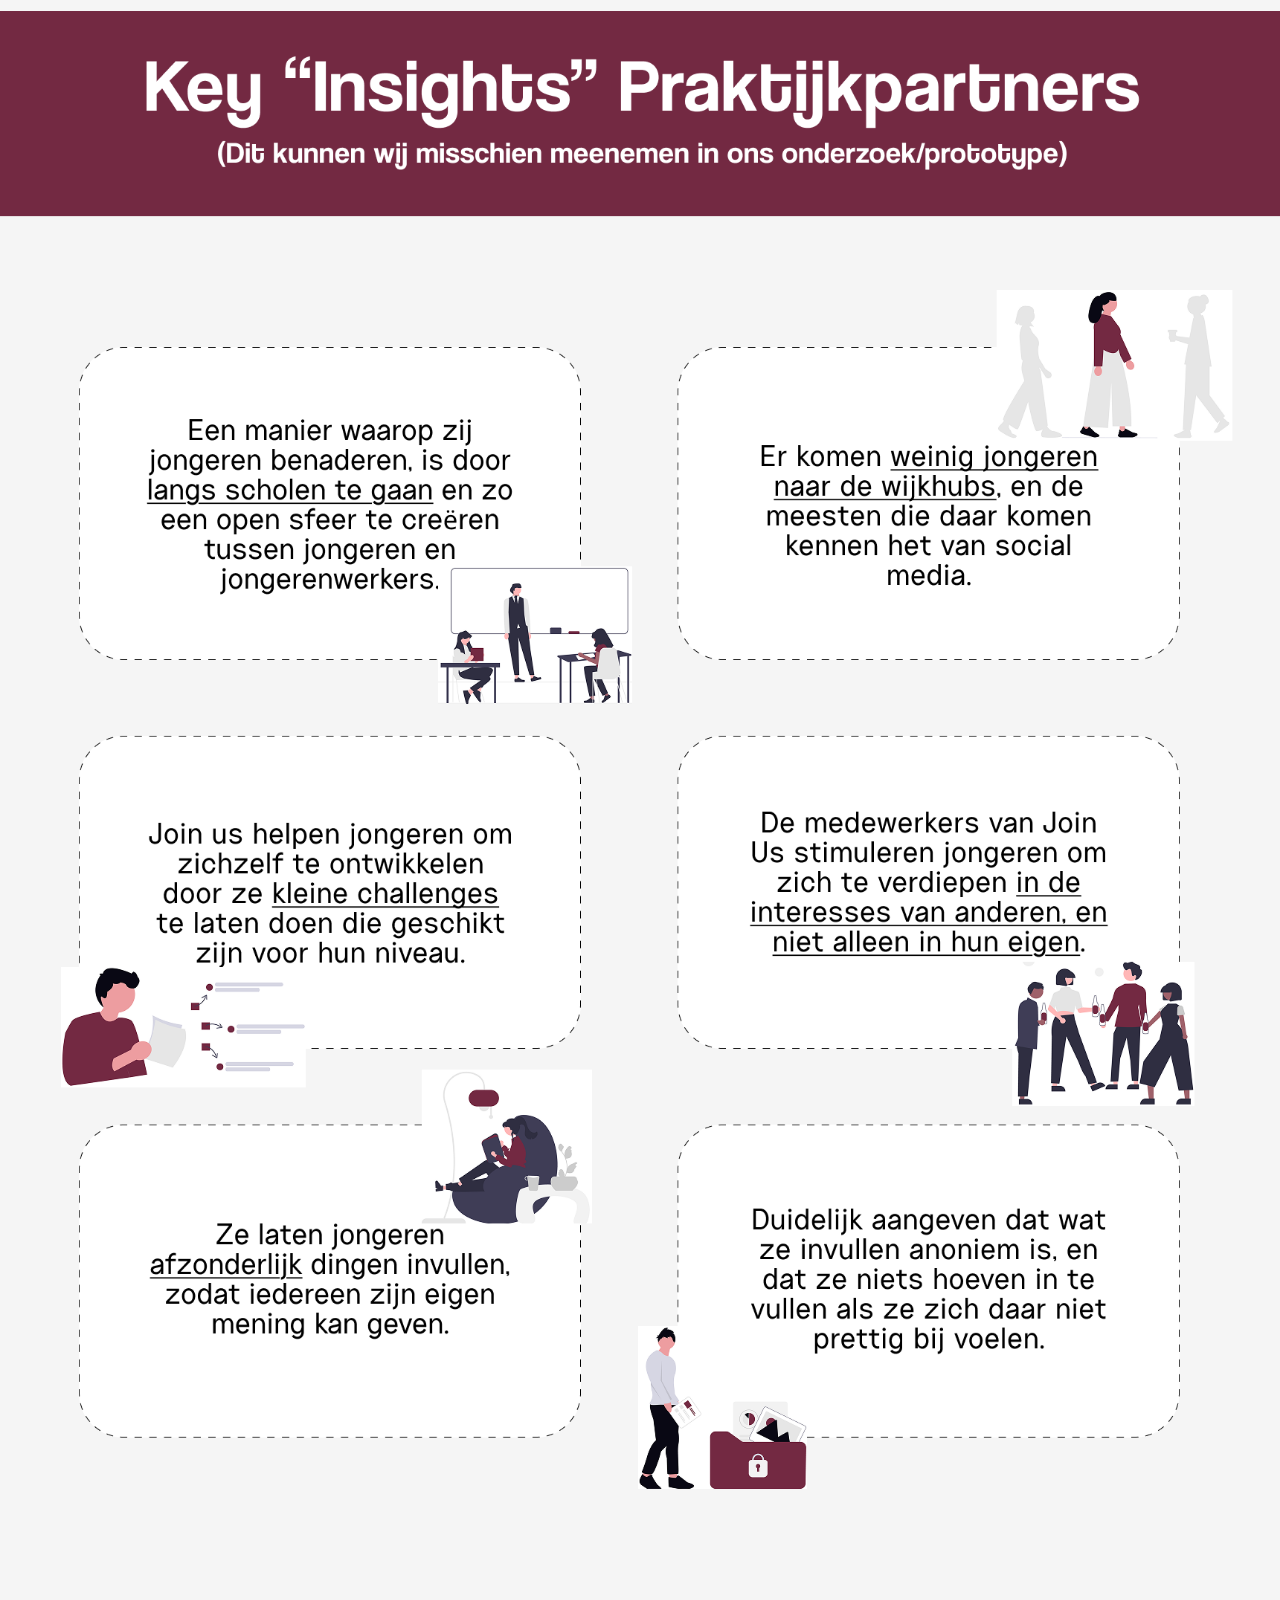
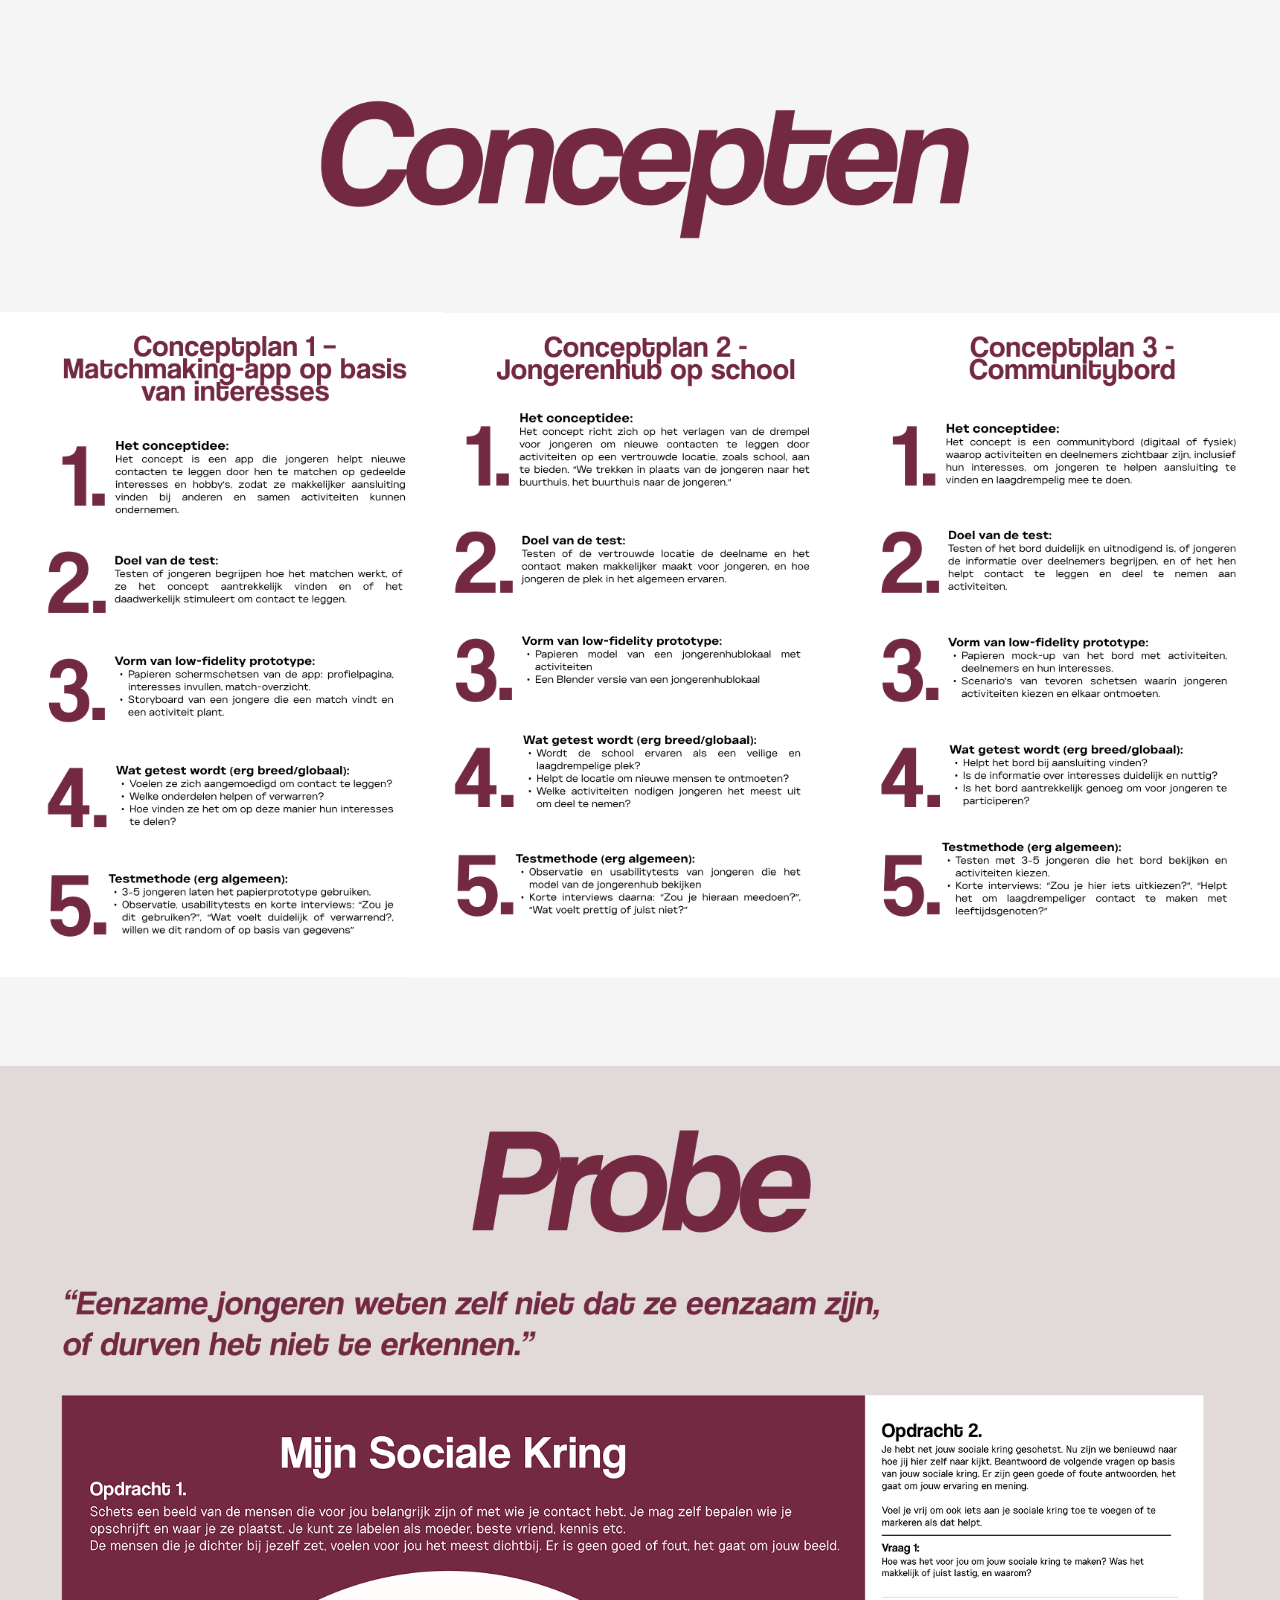
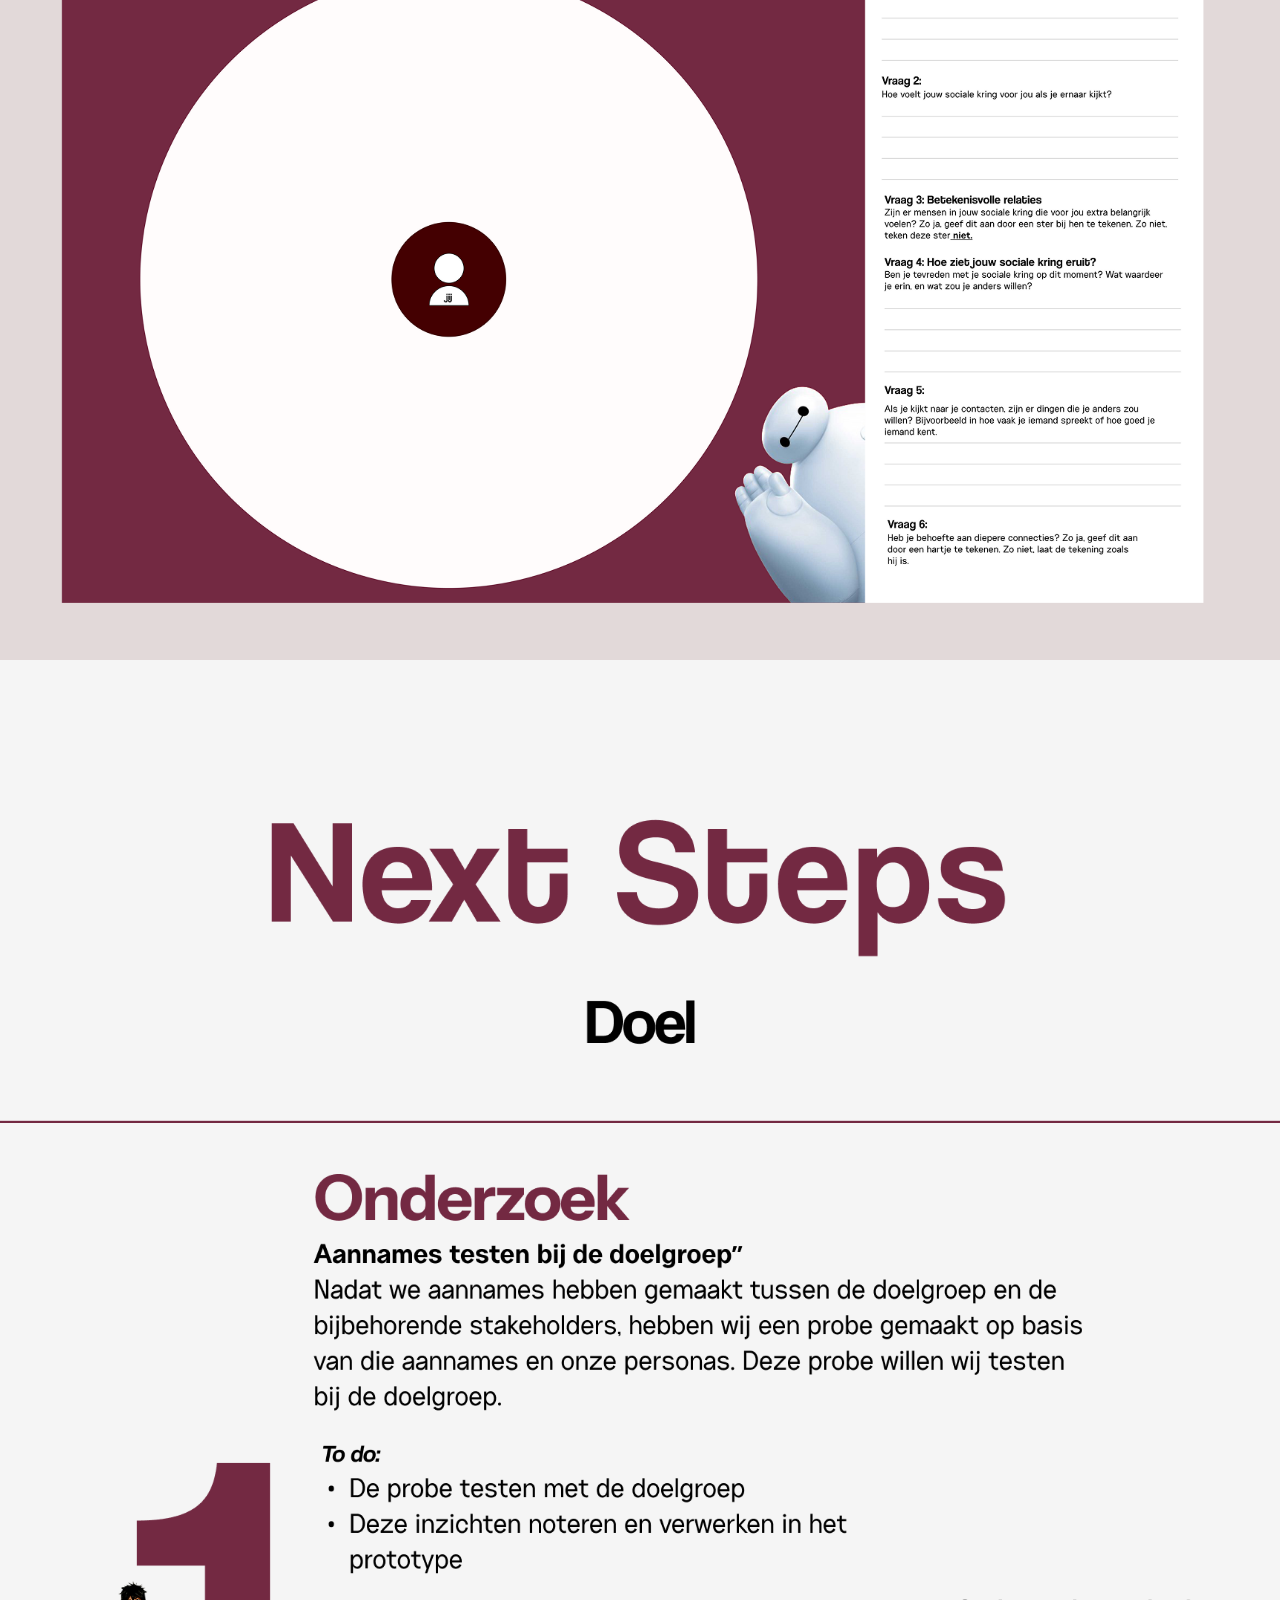
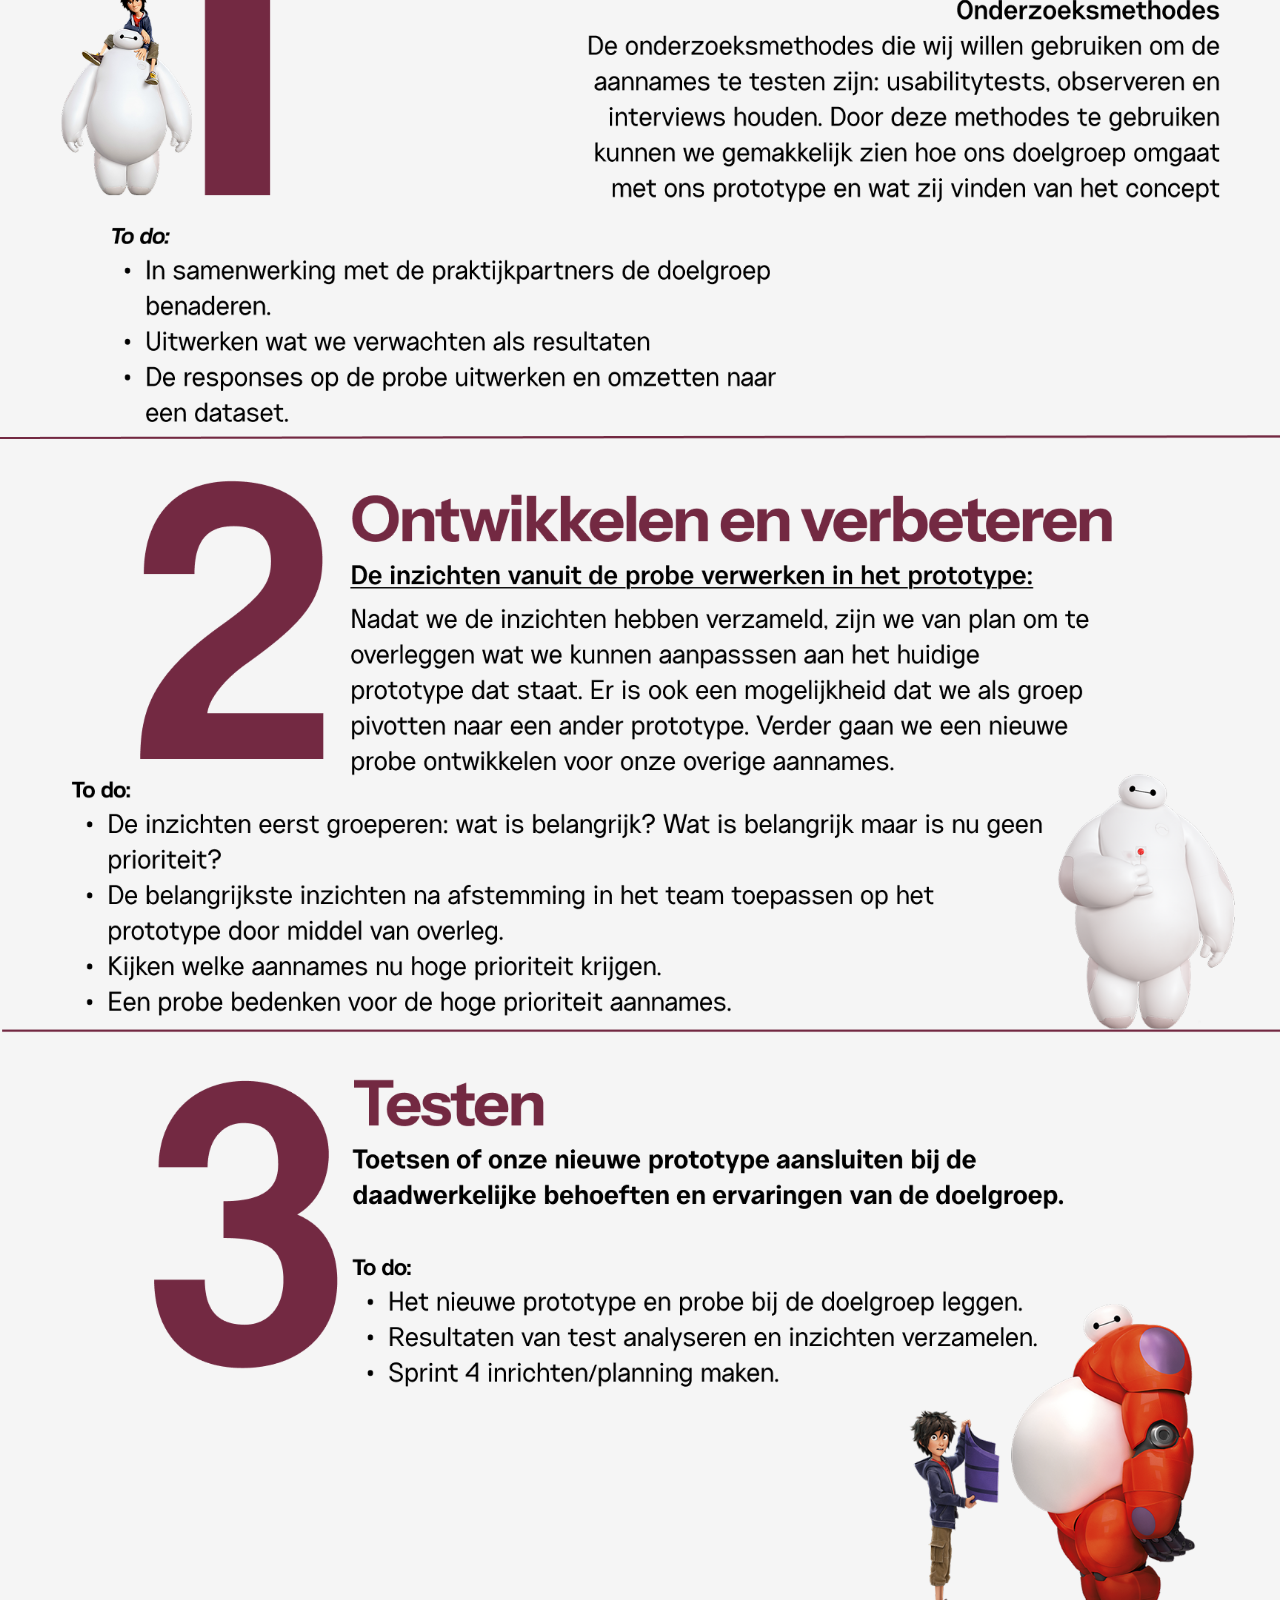
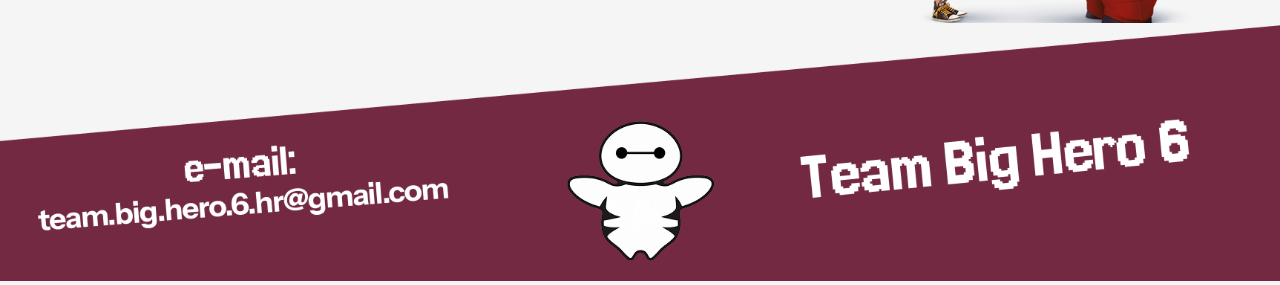
<file: onepager/sprint 2/index.html>
<!DOCTYPE html>
<html lang="en">

<head>
    <meta charset="UTF-8">
    <meta name="viewport" content="width=device-width, initial-scale=1.0">
    <title>Big Hero 6</title>
    <link rel="stylesheet" href="styles.css">
</head>

<body style="margin: 0; padding: 0; font-family: Arial, sans-serif; background-color: #f5f5f5;">
    <nav class="navbar">
        <a href="#header" style="display: flex; align-items: center; height: 75px;">
            <img src="images/Logogroepering.png" alt="" class="desktop-only" style="width: 200px; height: auto;">
            <img src="images/Logo.png" alt="" class="mobile-only" style="width: 50px; height: auto;">
        </a>

        <div class="hamburger" onclick="toggleMenu()">
            <span></span>
            <span></span>
            <span></span>
        </div>

        <div class="nav-links" id="navLinks">
            <a href="#wie-zijn-wij" onclick="toggleMenu()">Over ons</a>
            <a href="#ontwerpvragen" onclick="toggleMenu()">Project</a>
            <a href="#insights" onclick="toggleMenu()">Insights</a>
        </div>
    </nav>

    <header style="display: flex; justify-content: center; align-items: center;">
        <div id="header" style="display: flex; justify-content: center; align-items: center; width: 100%;">
            <img src="images/desktop/Header.png" class="desktop-only" alt="" style="width: 80vw; height: auto;">
            <img src="images/mobile/Header.png" class="mobile-only" alt="">
        </div>
    </header>
    <main style="display: flex; flex-direction: column; width: 100%; overflow-x: hidden; align-items: center;">
        <div class="team-section-container">
    <div id="wie-zijn-wij" class="collapsible-header" onclick="toggleTeamSection()">
        <h1 class="title-kernwaarden">Wie zijn wij?</h1>
        <span id="team-arrow" class="arrow-icon">▼</span>
    </div>

    <div id="team-content" class="collapsible-content">
        <div style="display: flex; justify-content: center; width: 100%;">
            <img src="images/desktop/Wie zijn wij.png" class="desktop-only" alt="Wie zijn wij?..." style="width: 80vw; height: auto;">
            <img src="images/mobile/Wie zijn wij.png" class="mobile-only" alt="Wie zijn wij?..." style="width: 80vw; height: auto;">
        </div>

        <div class="kernwaarden-section">
            <h1 class="title-kernwaarden">Onze kernwaarden</h1>
            <div class="carousel-container">
                <div class="arrow prev" onclick="moveSlide(-1)"></div>
                <div class="carousel-track" id="track">
                    <img src="images/kernwaarden/1vrijheid.png" alt="Vrijheid">
                    <img src="images/kernwaarden/2betrouwbaarheid.png" alt="Betrouwbaarheid">
                    <img src="images/kernwaarden/3veiligheid.png" alt="Veiligheid">
                    <img src="images/kernwaarden/4gemak.png" alt="Gemak">
                    <img src="images/kernwaarden/5eerlijkheid.png" alt="Eerlijkheid">
                </div>
                <div class="arrow next" onclick="moveSlide(1)"></div>
            </div>
        </div>

        <img src="images/desktop/Ons team frame.png" class="desktop-only" alt="" style="width: 100vw; height: auto;">
        <img src="images/mobile/Ons team frame.png" class="mobile-only" alt="" style="width: 100vw; height: auto;">
    </div>
</div>
        <img src="images/desktop/Situaties.png" id="situaties" alt=""
            style="width: 100vw; height: auto; overflow-x: hidden;">
        <img src="images/desktop/Ontwerpvragen.png" id="ontwerpvragen" alt="" style="width: 50vw; height: auto;">
            <div class="persona-section">
                <h1 class="title-kernwaarden">Onze individuele persona's</h1>
                <div class="arrow prev" onclick="movePersona(-1)"></div>
                <div class="arrow next" onclick="movePersona(1)"></div>
                <div class="carousel-container persona-container">

                    <div class="carousel-track" id="personaTrack">
                        <div class="persona-group">
                            <img src="images/personas/ISRA persona 1.png" alt="Persona 1" class="persona-img">
                            <img src="images/personas/YIM persona 1.png" alt="Persona 2" class="persona-img">
                        </div>
                        <div class="persona-group">
                            <img src="images/personas/KOEN persona 1.png" alt="Persona 3" class="persona-img">
                            <img src="images/personas/DAVID persona 1.png" alt="Persona 4" class="persona-img">
                        </div>
                        <div class="persona-group">
                            <img src="images/personas/KIANGA persona 1.png" alt="Persona 5" class="persona-img">
                            <img src="images/personas/JEAN PAUL persona 1.png" alt="Persona 6" class="persona-img">
                        </div>
                    </div>
                </div>
            </div>

        <img src="images/desktop/Onze definitieve persona.png" id="definitieve-persona" alt=""
            style="width: 80vw; height: auto; overflow-x: hidden; margin-bottom: 75px;">        
        <img src="images/desktop/Key insights.png" id="insights" alt=""
            style="width: 100vw; height: auto; overflow-x: hidden; margin-bottom: 75px;">
        <img src="images/desktop/Concepten.png" id="concepten" alt=""
            style="width: 100vw; height: auto; overflow-x: hidden; margin-bottom: 75px;">
        <img src="images/desktop/Probe.png" id="probe" alt=""
            style="width: 100vw; height: auto; overflow-x: hidden; margin-bottom: 75px;">
        <img src="images/desktop/Next steps doel.png" alt="" style="width: 100vw; height: auto; overflow-x: hidden;">
        <img src="images/desktop/Next steps onderzoek.png" alt=""
            style="width: 100vw; height: auto; overflow-x: hidden;">
        <img src="images/desktop/Next steps ontwikkelen+testen.png" alt=""
            style="width: 100vw; height: auto; overflow-x: hidden;">
    </main>
    <footer>
        <a href="mailto:team.big.hero.6.hr@gmail.com">
            <img src="images/desktop/Footer.png" alt="" style="width: 100vw; height: auto; overflow-x: hidden;">
        </a>
    </footer>
    <script type="text/javascript" src="main.js"></script>
</body>

</html>
</file>
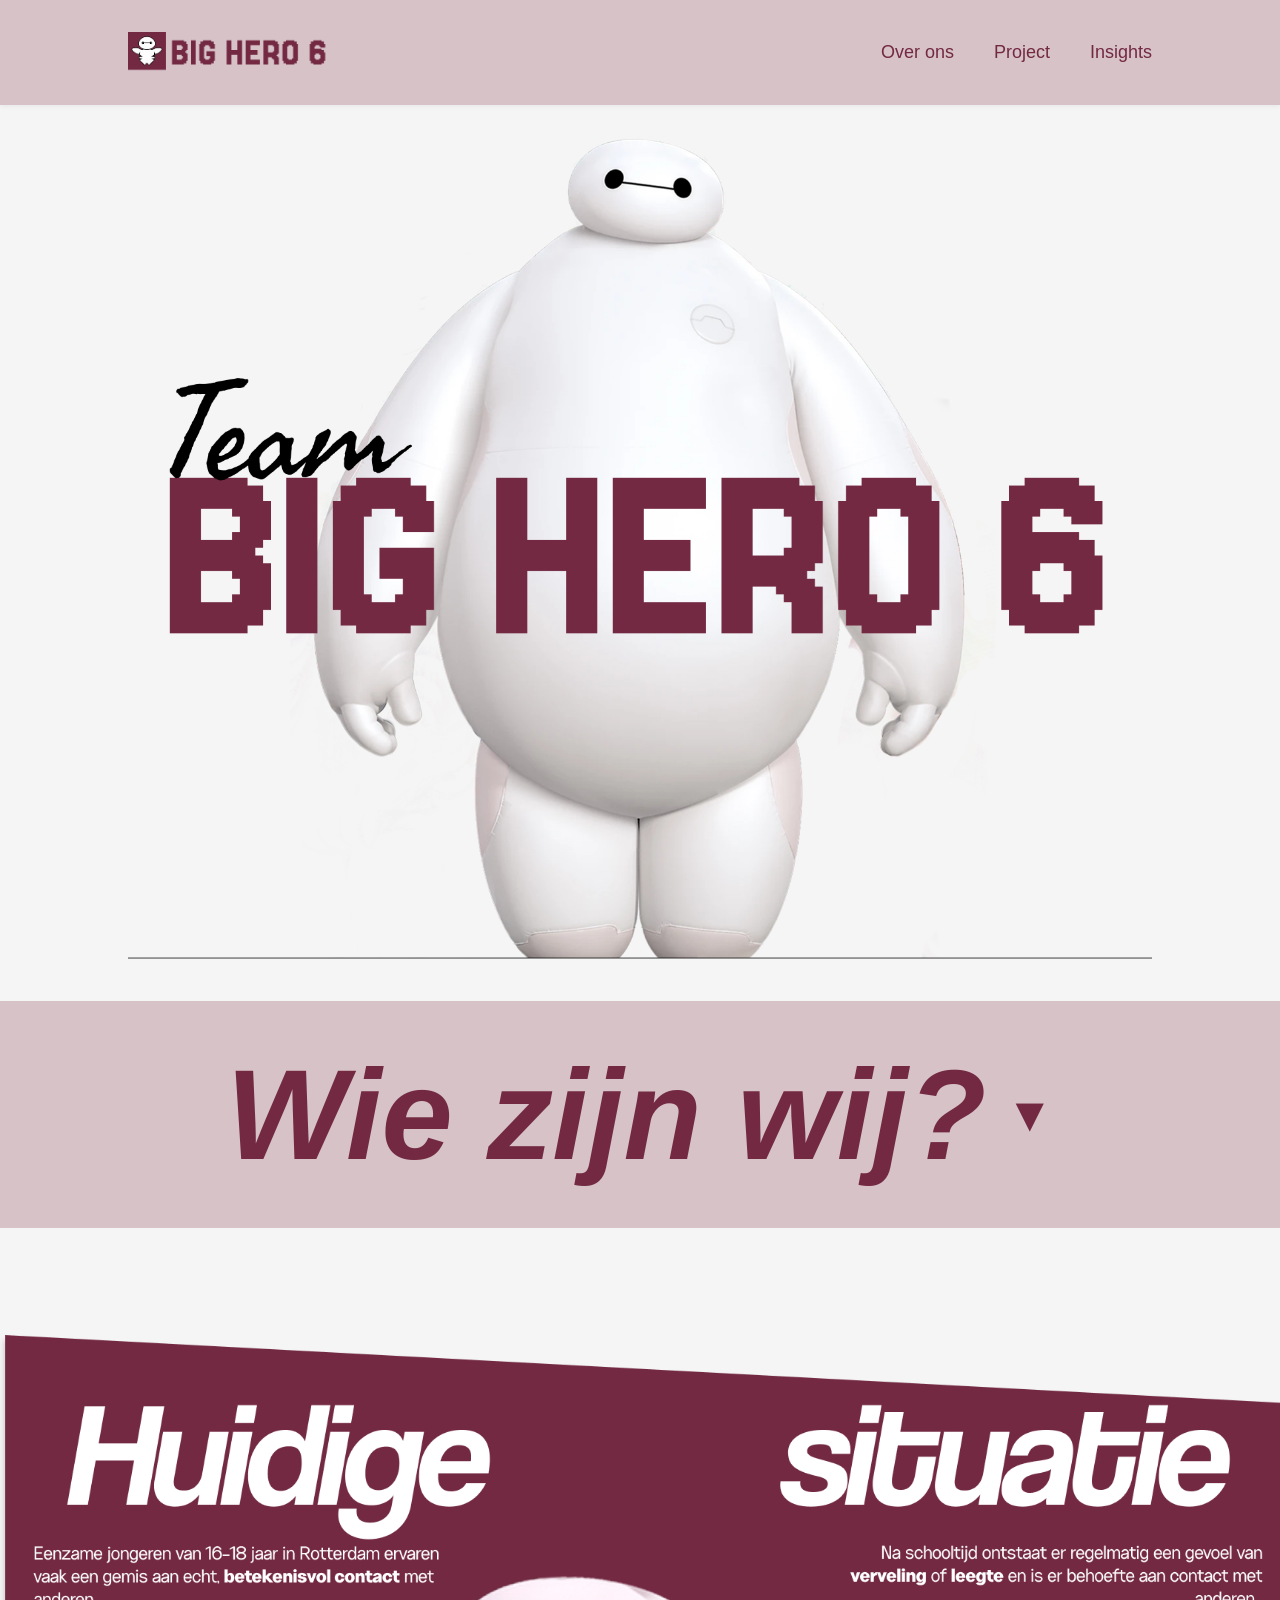
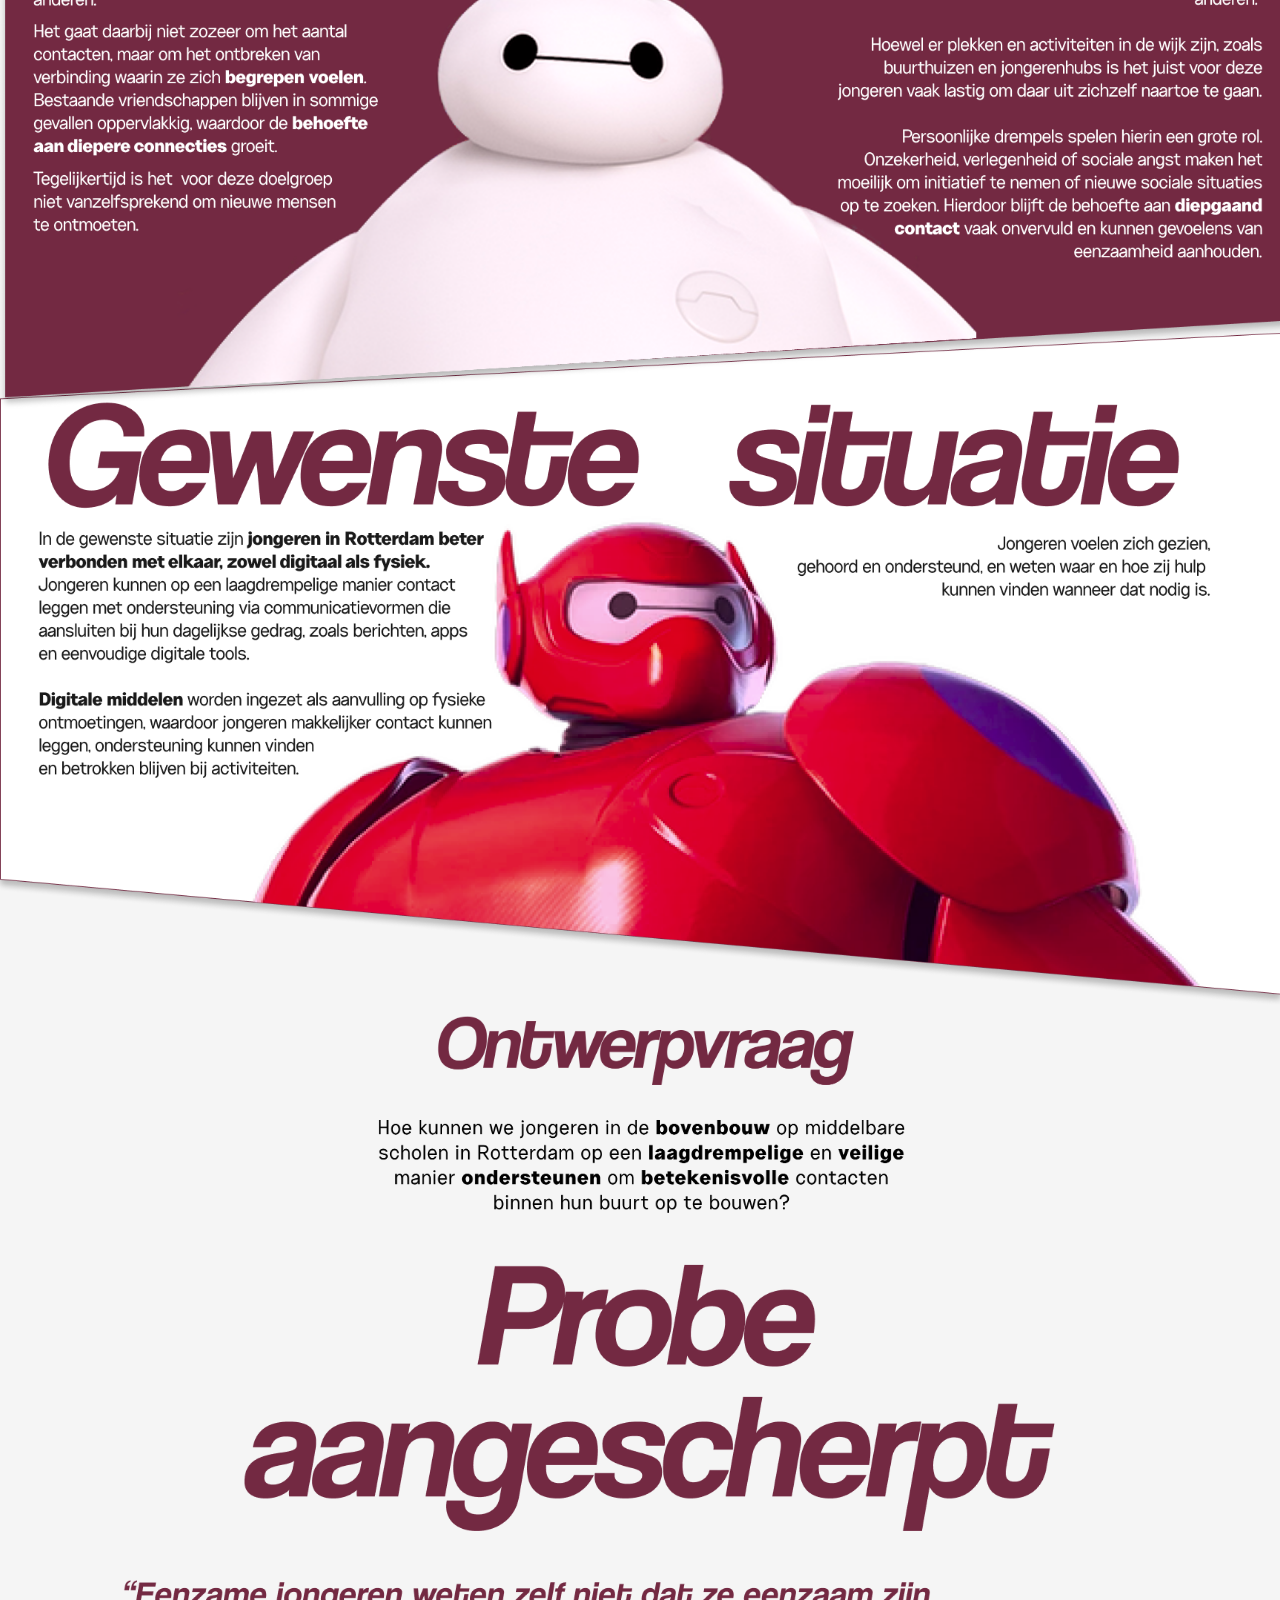
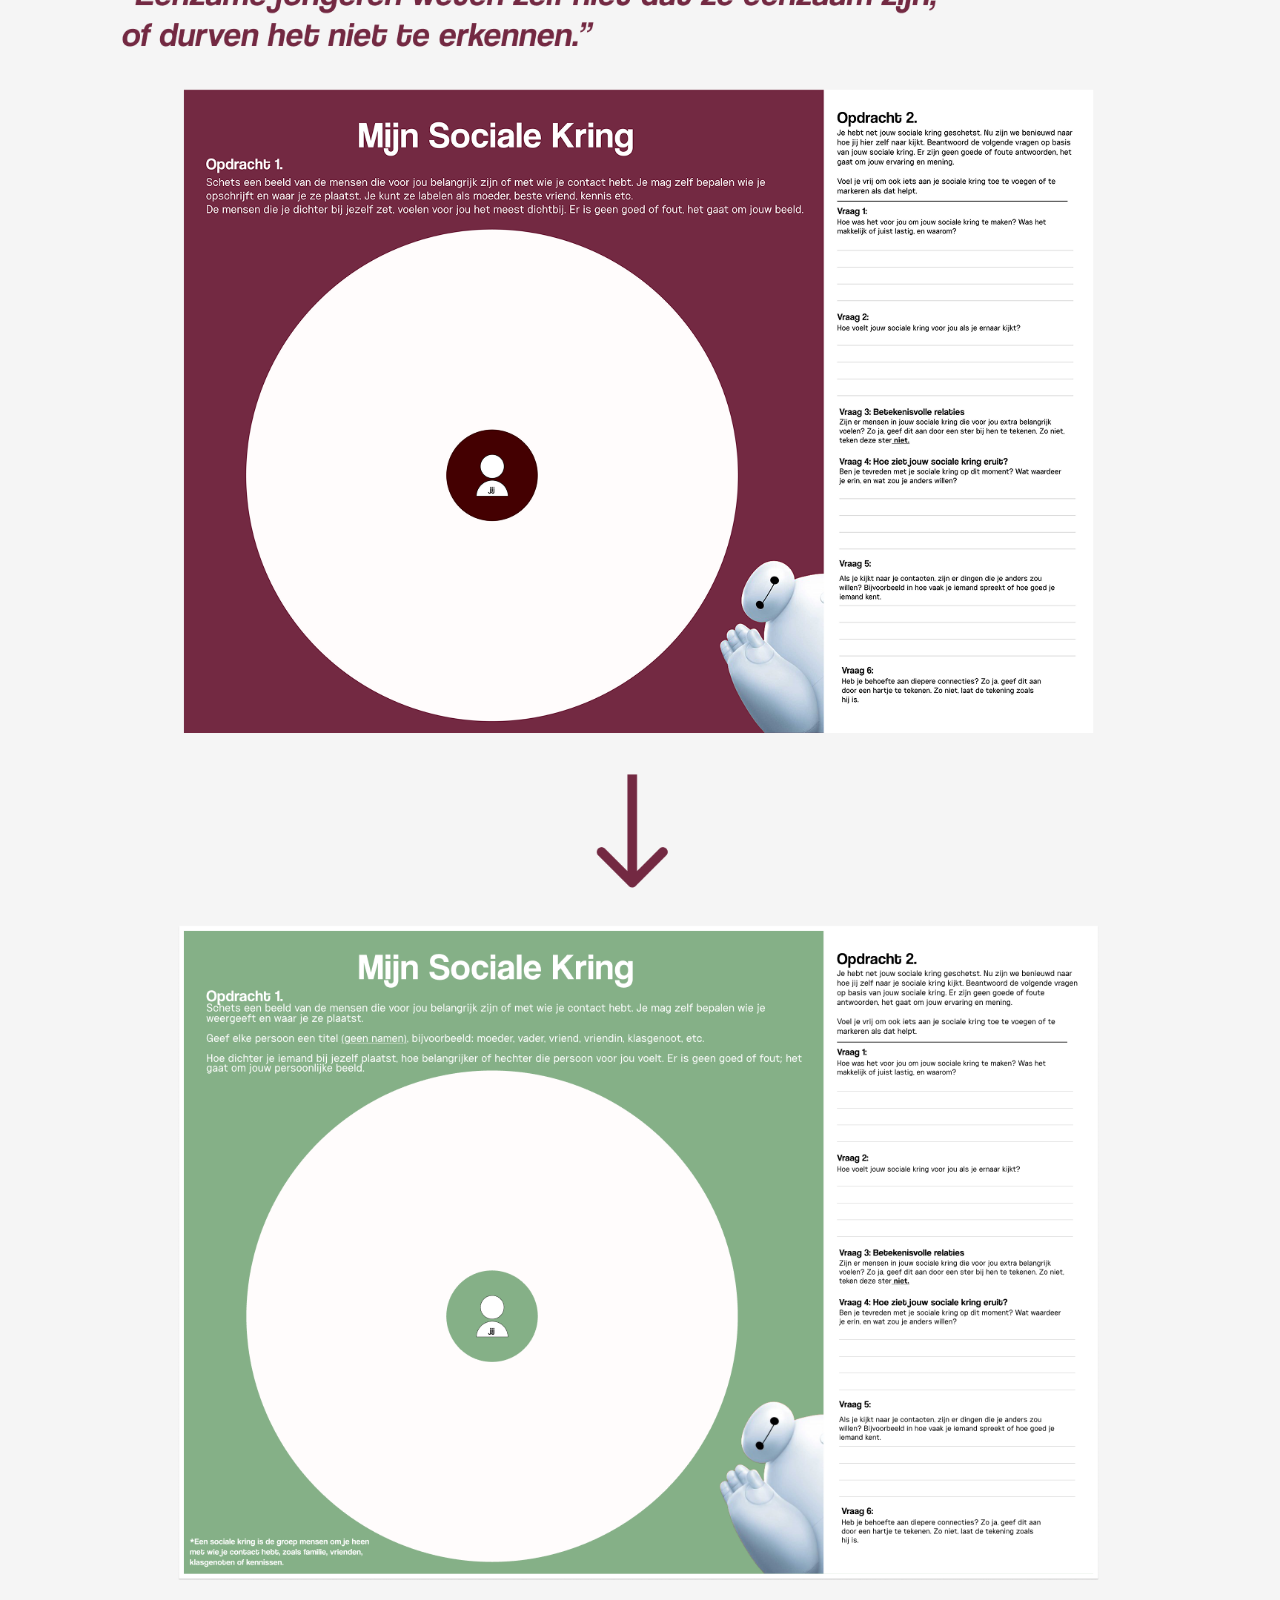
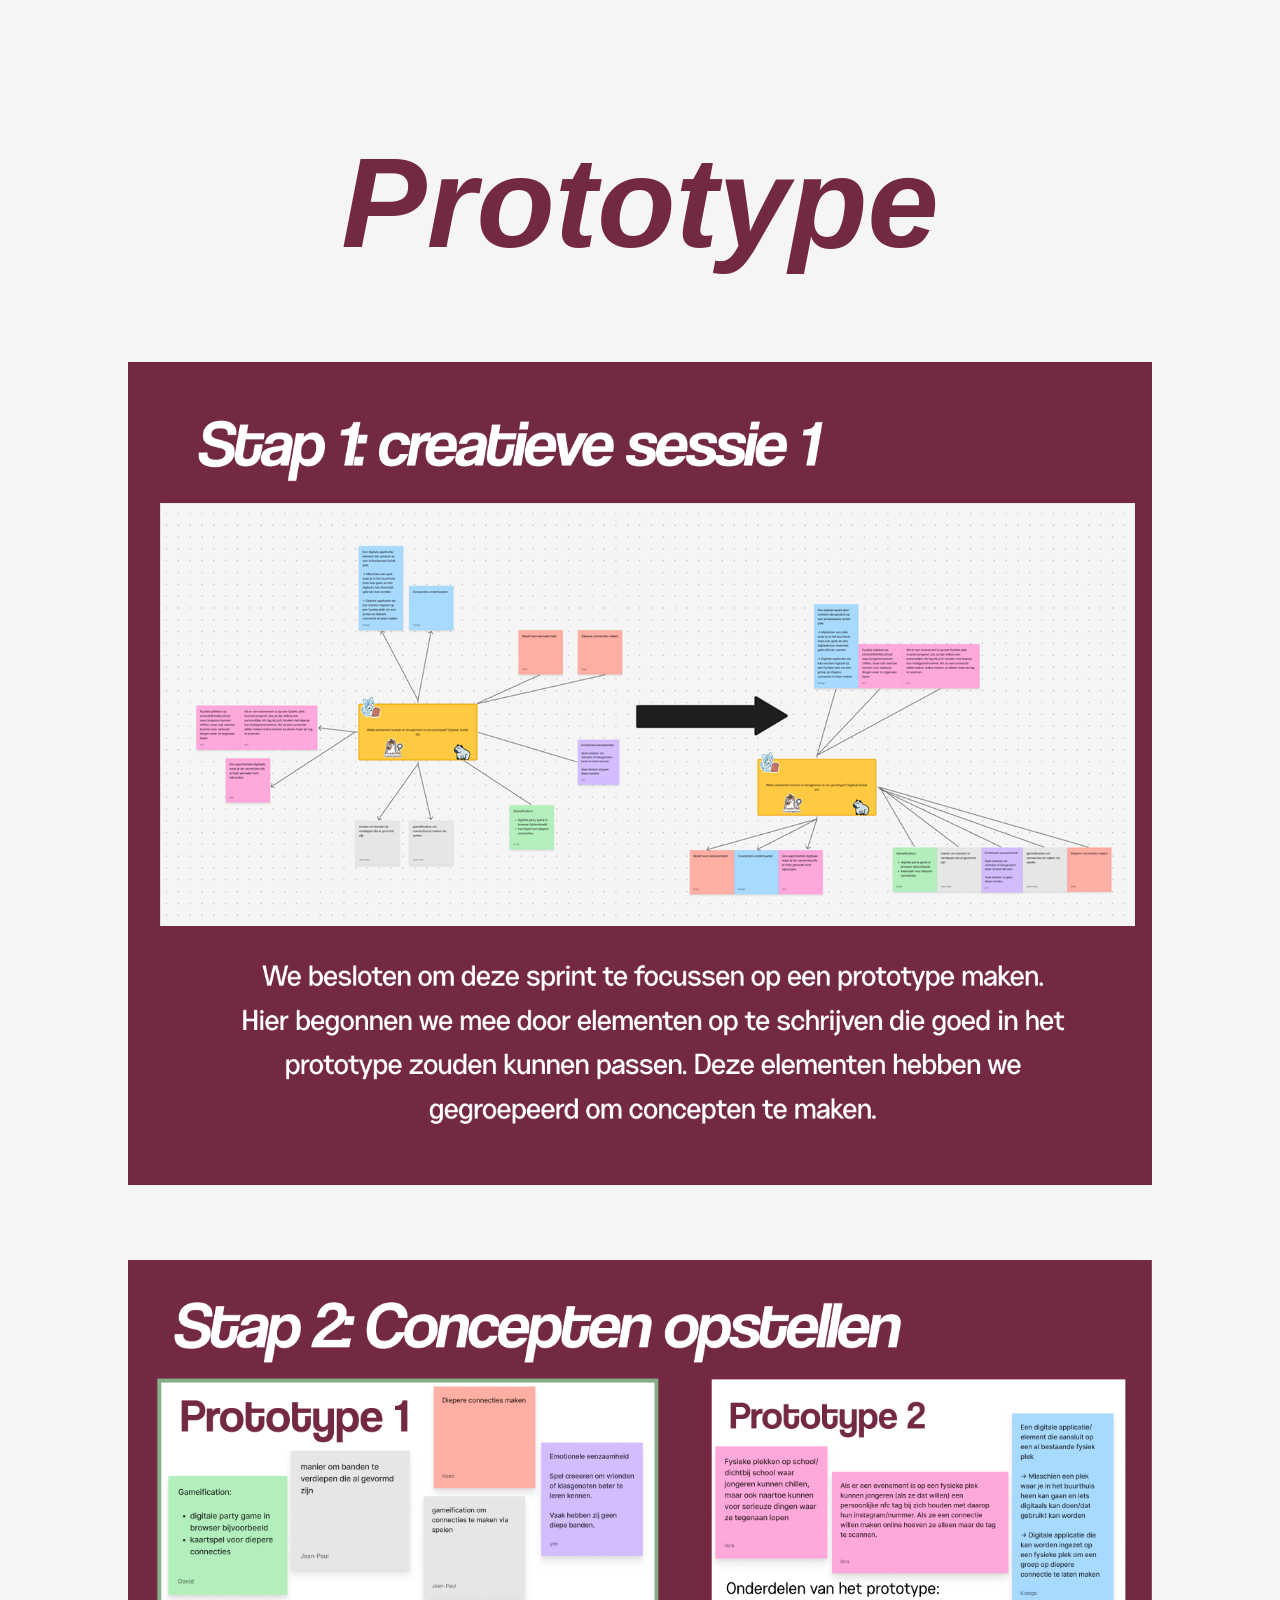
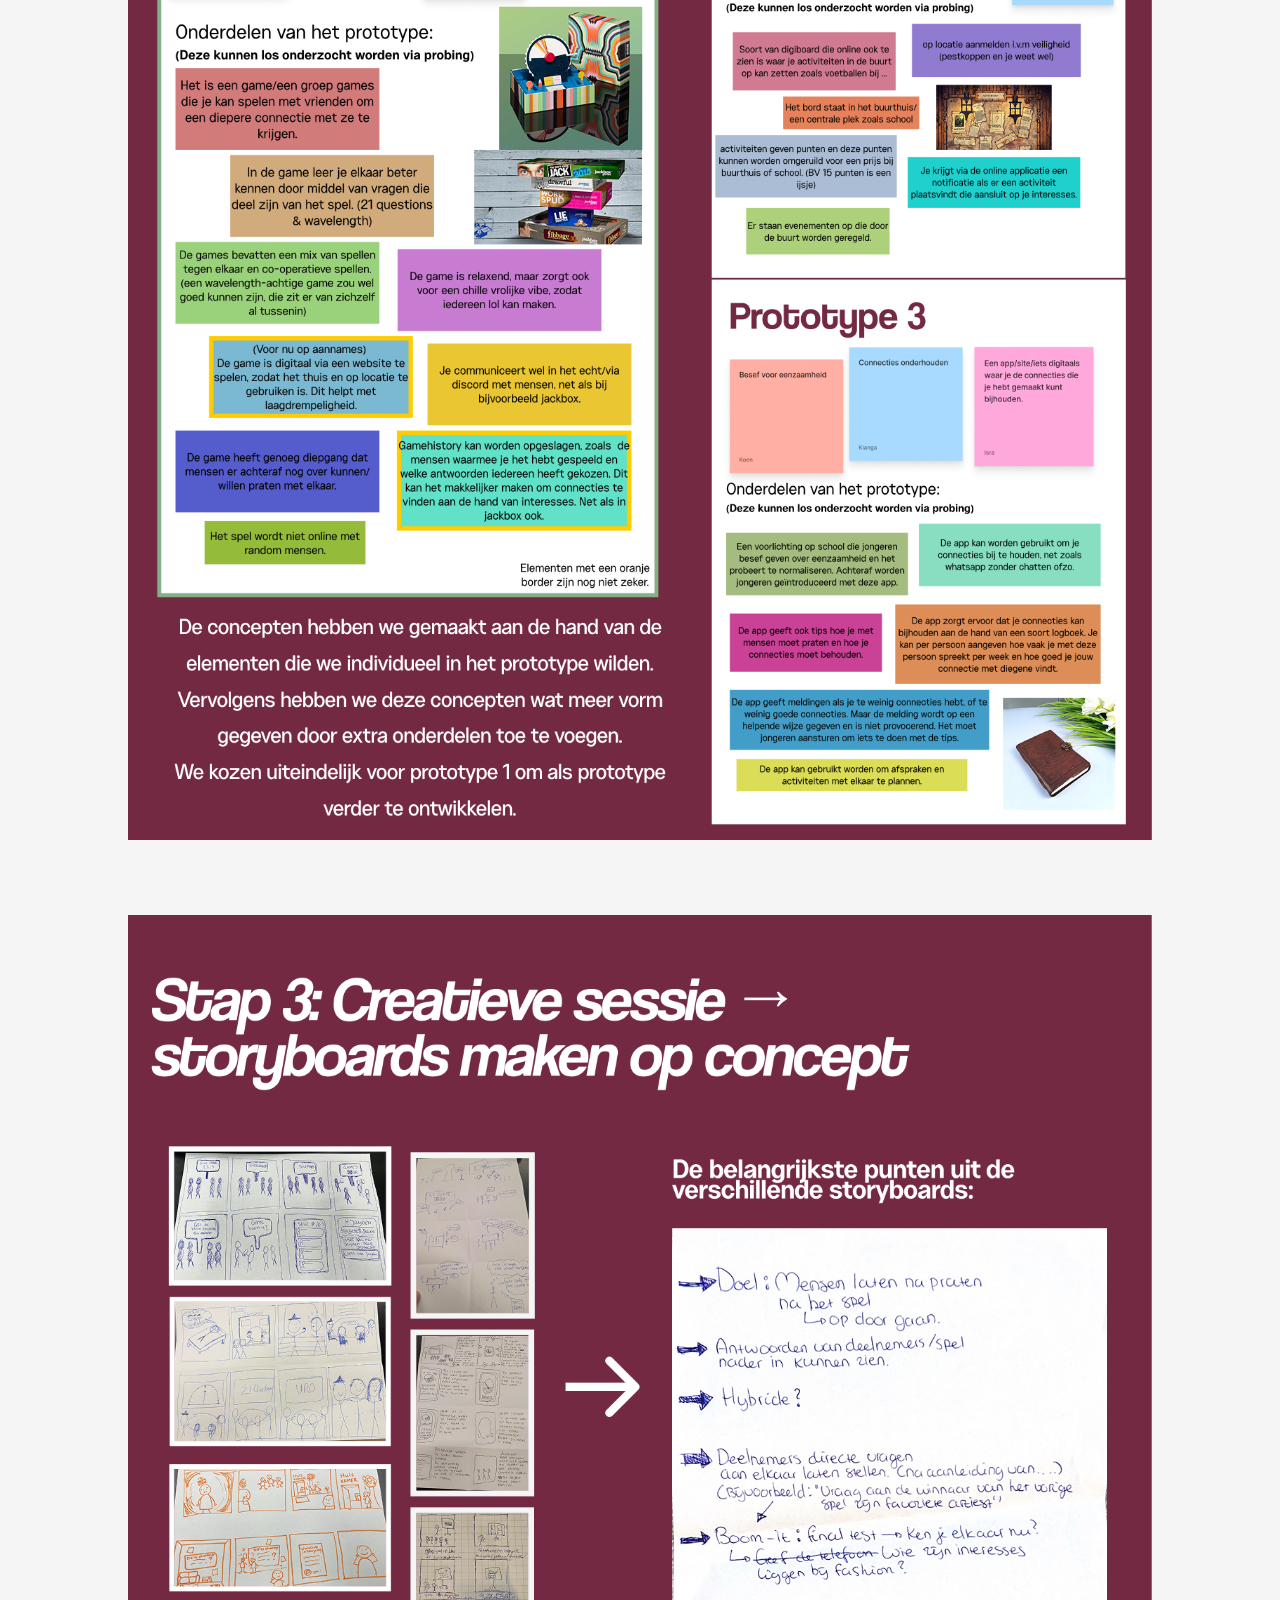
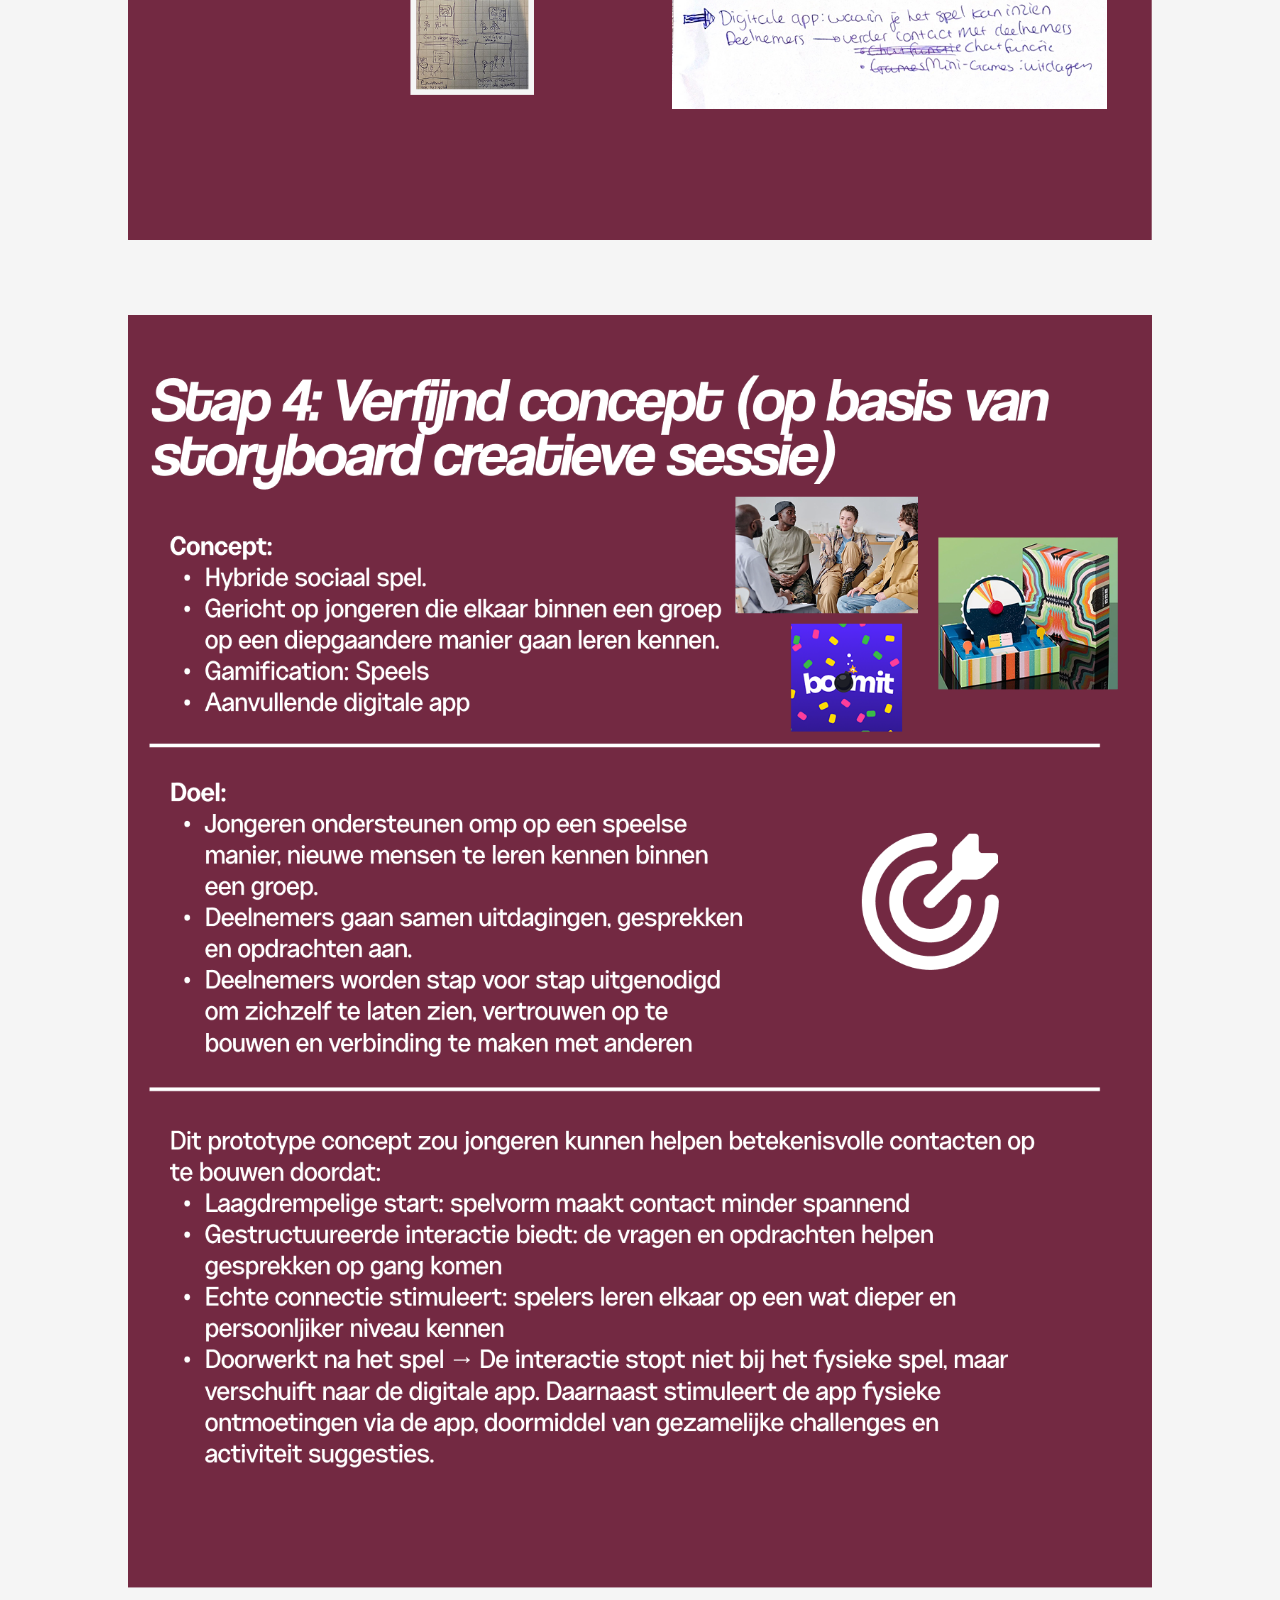
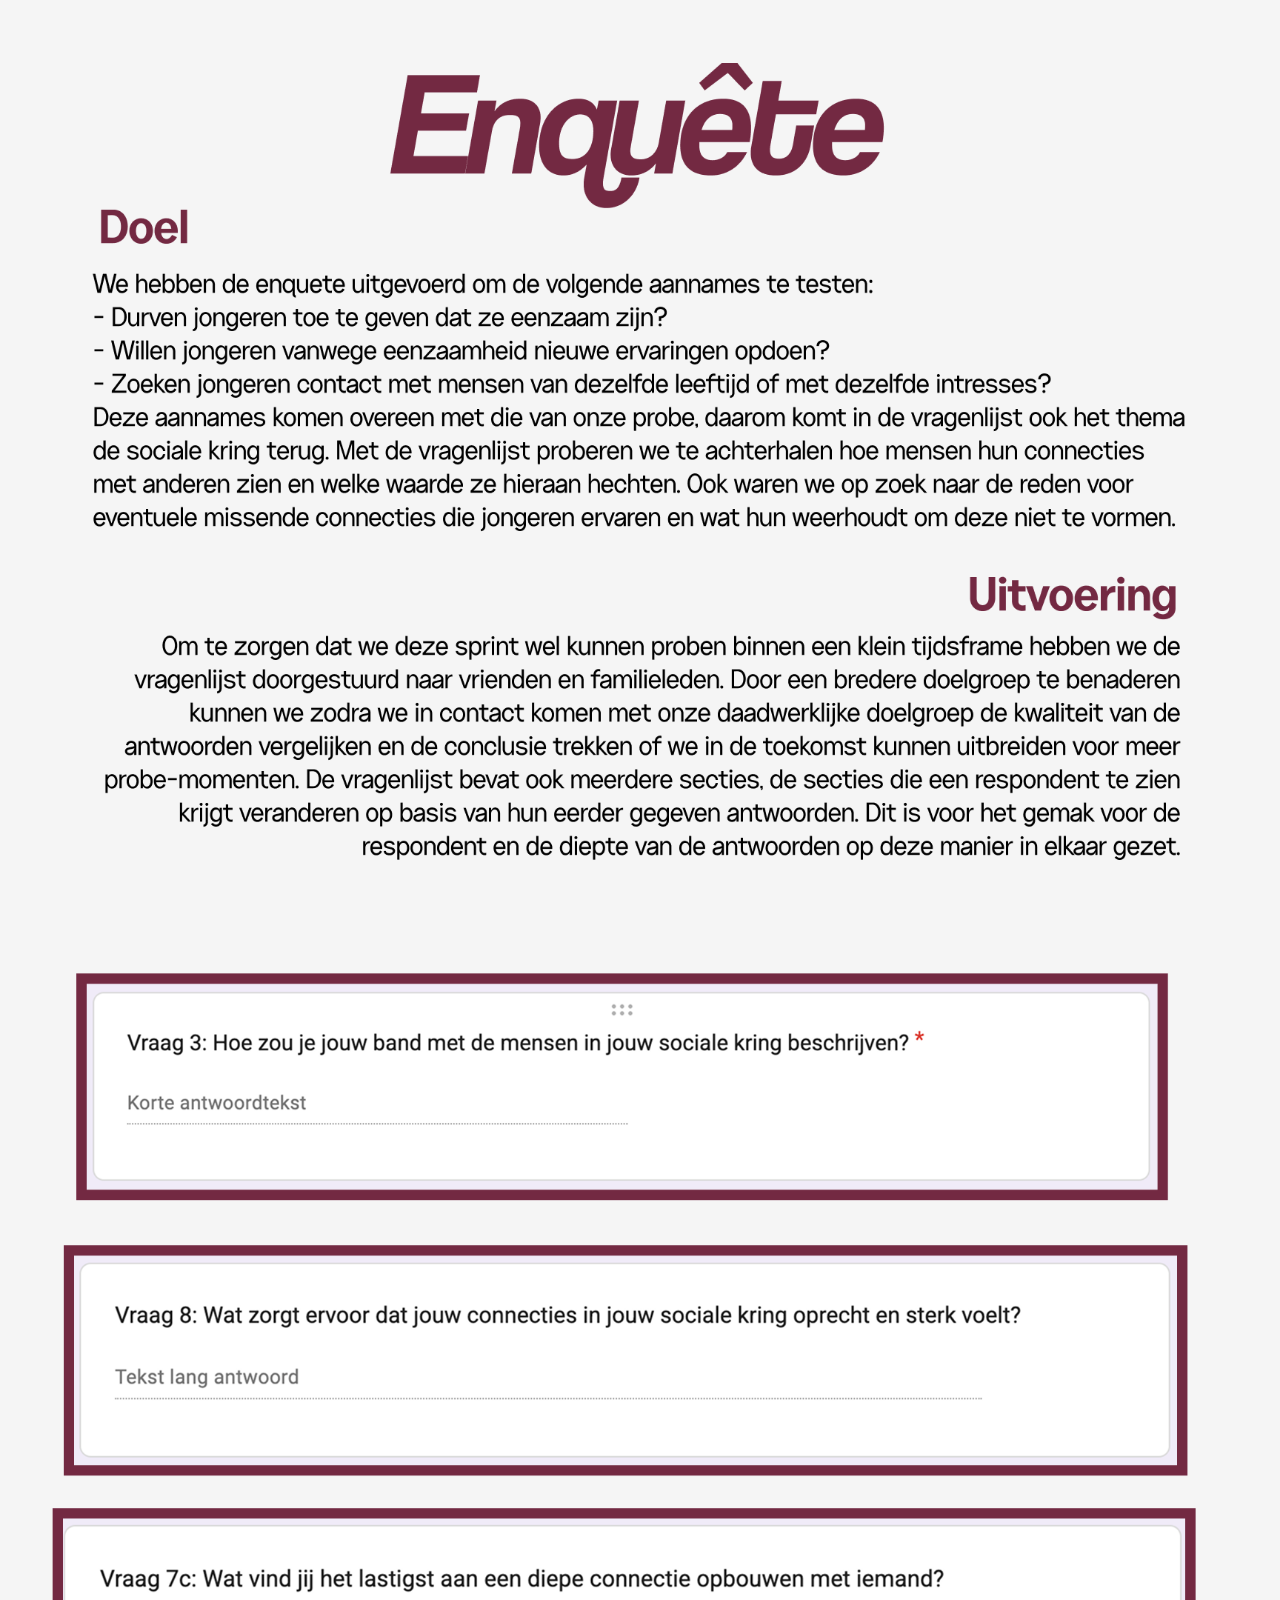
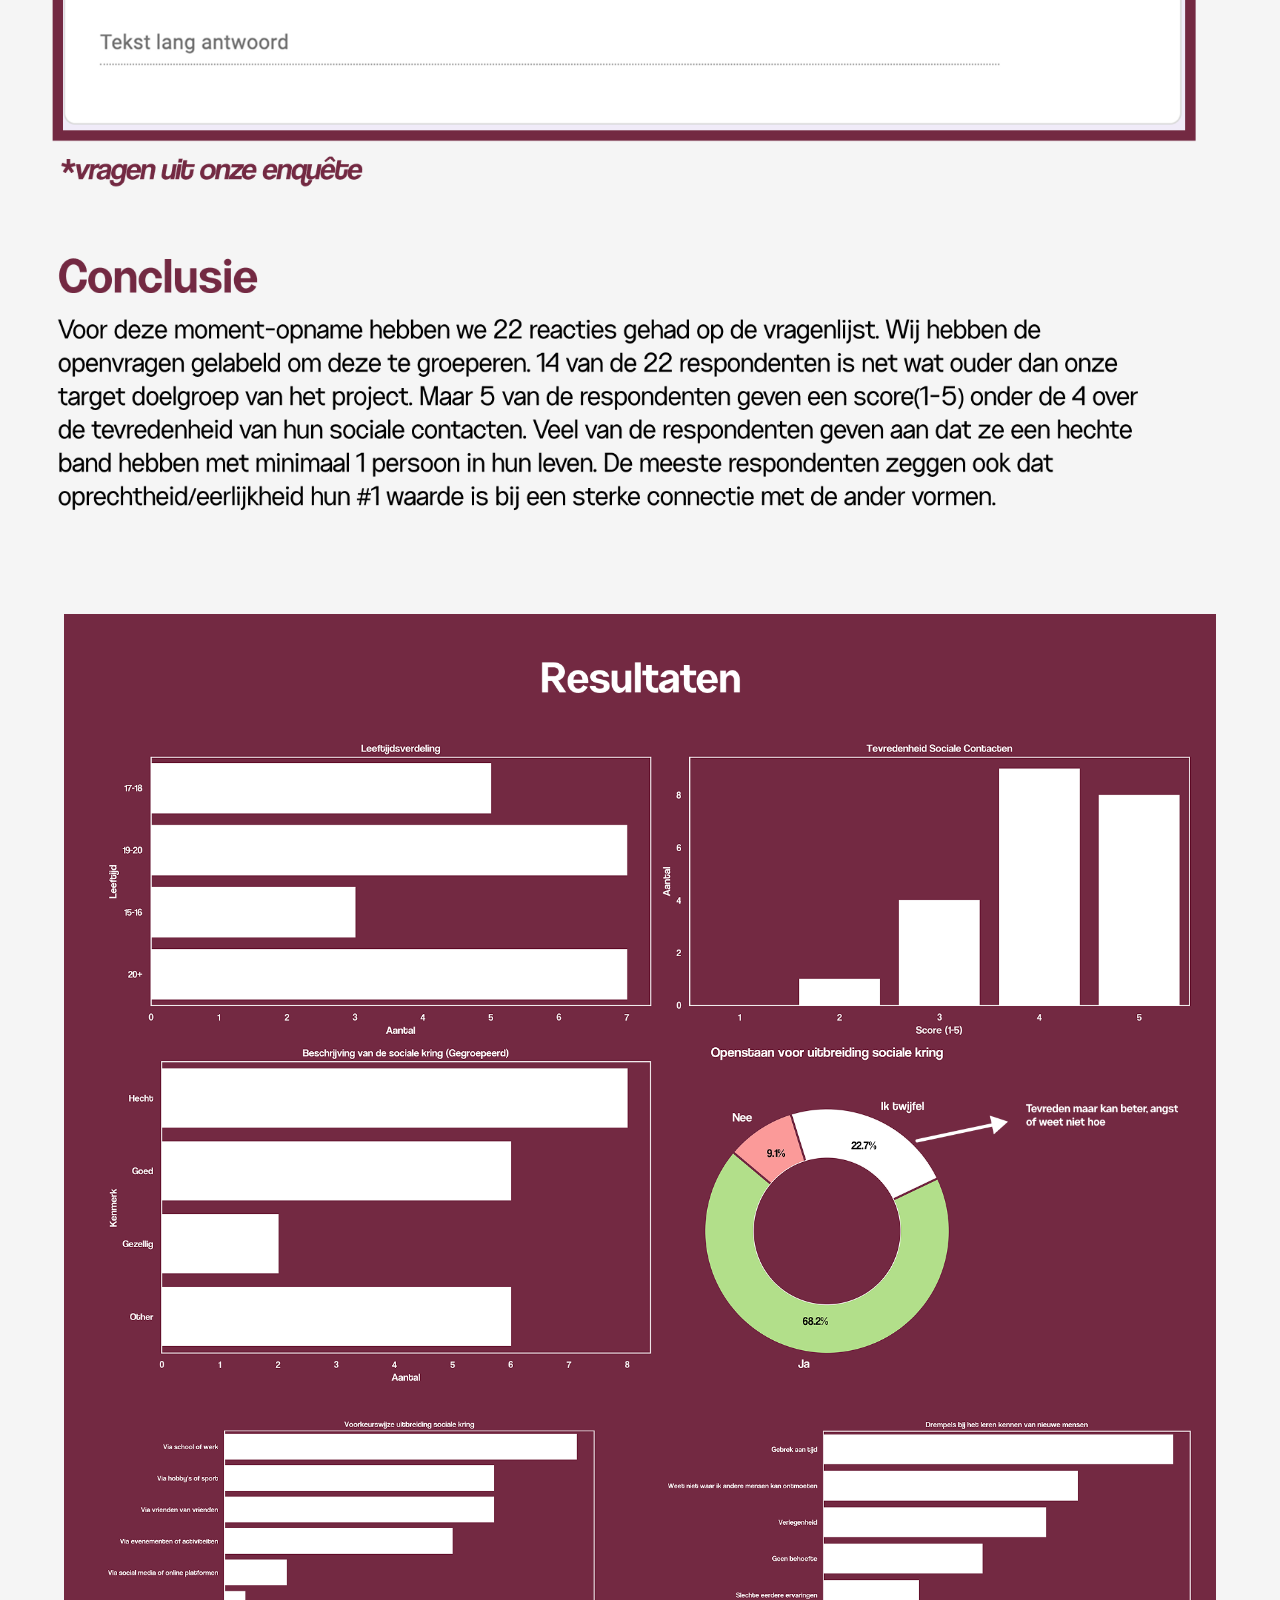
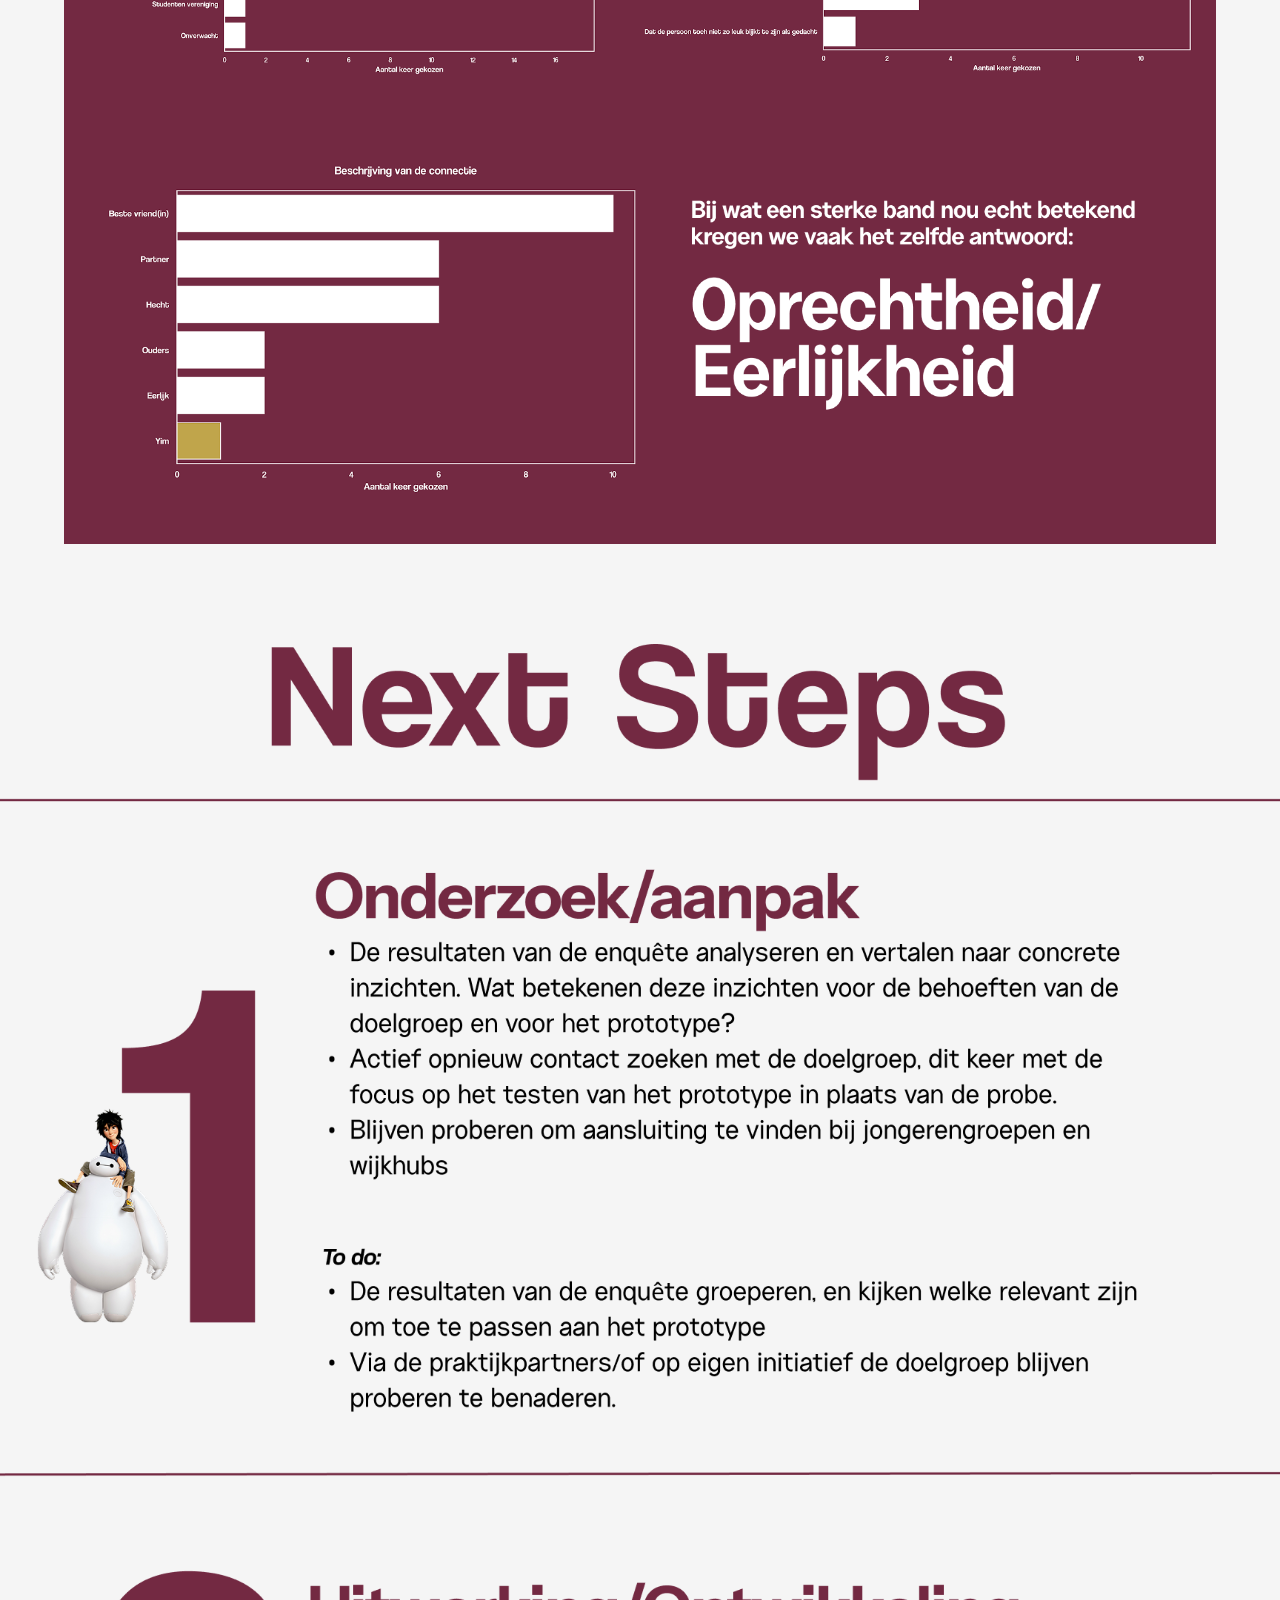
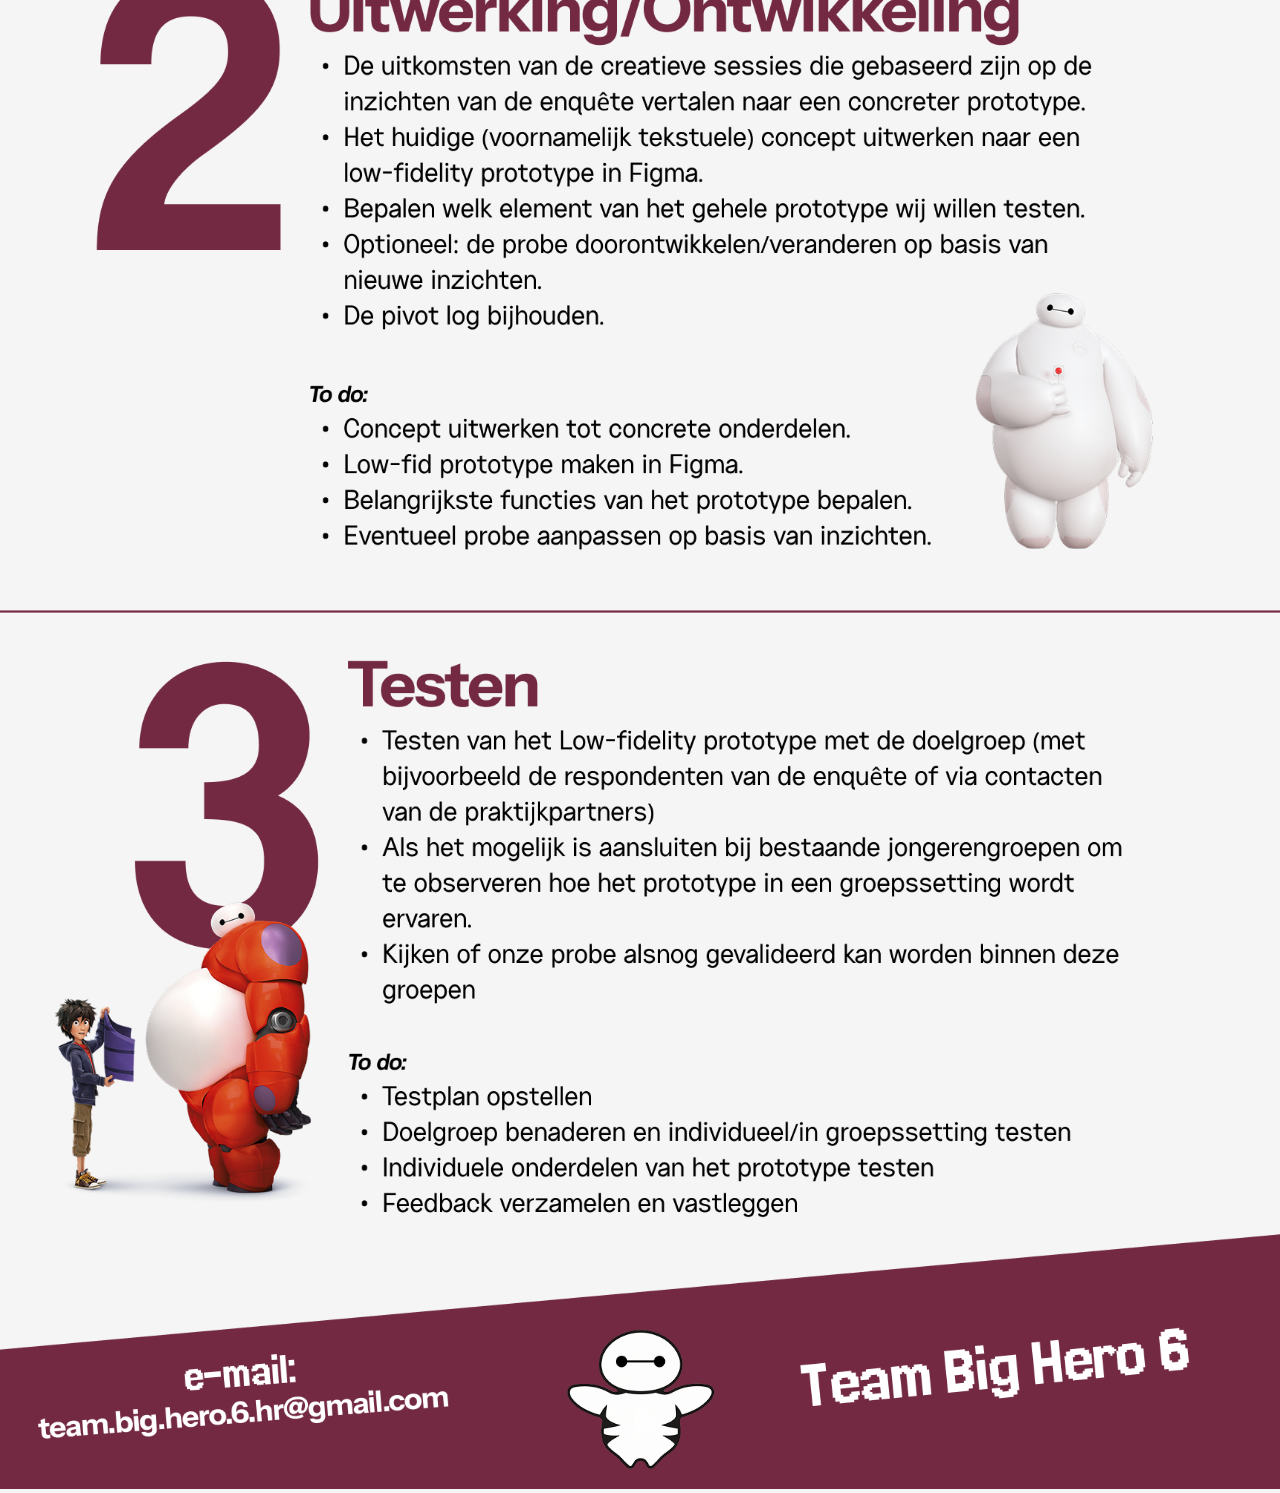
<file: onepager/sprint 3/index.html>
<!DOCTYPE html>
<html lang="en">

<head>
    <meta charset="UTF-8">
    <meta name="viewport" content="width=device-width, initial-scale=1.0">
    <title>Big Hero 6</title>
    <link rel="stylesheet" href="styles.css">
</head>

<body style="margin: 0; padding: 0; font-family: Arial, sans-serif; background-color: #f5f5f5;">
    <nav class="navbar">
        <a href="#header" style="display: flex; align-items: center; height: 75px;">
            <img src="images/Logogroepering.png" alt="" class="desktop-only" style="width: 200px; height: auto;">
            <img src="images/Logo.png" alt="" class="mobile-only" style="width: 50px; height: auto;">
        </a>

        <div class="hamburger" onclick="toggleMenu()">
            <span></span>
            <span></span>
            <span></span>
        </div>

        <div class="nav-links" id="navLinks">
            <a href="#wie-zijn-wij" onclick="toggleMenu()">Over ons</a>
            <a href="#ontwerpvragen" onclick="toggleMenu()">Project</a>
            <a href="#insights" onclick="toggleMenu()">Insights</a>
        </div>
    </nav>

    <header style="display: flex; justify-content: center; align-items: center;">
        <div id="header" style="display: flex; justify-content: center; align-items: center; width: 100%;">
            <img src="images/desktop/Header.png" class="desktop-only" alt="" style="width: 80vw; height: auto;">
            <img src="images/mobile/Header.png" class="mobile-only" alt="">
        </div>
    </header>
    <main style="display: flex; flex-direction: column; width: 100%; overflow-x: hidden; align-items: center;">
        <div class="team-section-container">
    <div id="wie-zijn-wij" class="collapsible-header" onclick="toggleTeamSection()">
        <h1 class="title-kernwaarden">Wie zijn wij?</h1>
        <span id="team-arrow" class="arrow-icon">▼</span>
    </div>

    <div id="team-content" class="collapsible-content">
        <div style="display: flex; justify-content: center; width: 100%;">
            <img src="images/desktop/Wie zijn wij.png" class="desktop-only" alt="Wie zijn wij?..." style="width: 80vw; height: auto;">
            <img src="images/mobile/Wie zijn wij.png" class="mobile-only" alt="Wie zijn wij?..." style="width: 80vw; height: auto;">
        </div>

        <div class="kernwaarden-section">
            <h1 class="title-kernwaarden">Onze kernwaarden</h1>
            <div class="carousel-container">
                <div class="arrow prev" onclick="moveSlide(-1)"></div>
                <div class="carousel-track" id="track">
                    <img src="images/kernwaarden/1vrijheid.png" alt="Vrijheid">
                    <img src="images/kernwaarden/2betrouwbaarheid.png" alt="Betrouwbaarheid">
                    <img src="images/kernwaarden/3veiligheid.png" alt="Veiligheid">
                    <img src="images/kernwaarden/4gemak.png" alt="Gemak">
                    <img src="images/kernwaarden/5eerlijkheid.png" alt="Eerlijkheid">
                </div>
                <div class="arrow next" onclick="moveSlide(1)"></div>
            </div>
        </div>

        <img src="images/desktop/Ons team frame.png" class="desktop-only" alt="" style="width: 100vw; height: auto;">
        <img src="images/mobile/Ons team frame.png" class="mobile-only" alt="" style="width: 100vw; height: auto;">
    </div>
</div>
        <img src="images/desktop/Situaties.png" id="situaties" alt=""
            style="width: 100vw; height: auto; overflow-x: hidden;">
        <img src="images/desktop/Ontwerpvragen.png" id="ontwerpvragen" alt="" style="width: 50vw; height: auto;">
        <img src="images/desktop/Probe.png" id="probe" alt=""
            style="width: 100vw; height: auto; overflow-x: hidden;">

            <h1 class="title-kernwaarden">Prototype</h1>
            <img src="images/desktop/Prototype stap 1.png" alt=""
            style="width: 80vw; height: auto; overflow-x: hidden; margin-bottom: 75px;">
            <img src="images/desktop/Prototype stap 2.png" alt=""
            style="width: 80vw; height: auto; overflow-x: hidden; margin-bottom: 75px;">
            <img src="images/desktop/Prototype stap 3.png" alt=""
            style="width: 80vw; height: auto; overflow-x: hidden; margin-bottom: 75px;">
            <img src="images/desktop/Prototype stap 4.png" alt=""
            style="width: 80vw; height: auto; overflow-x: hidden; margin-bottom: 75px;">
        <img src="images/desktop/Enquete.png" alt=""
            style="width: 100vw; height: auto; overflow-x: hidden; margin-bottom: 75px;">
        <img src="images/desktop/enquete resultaten.png" alt=""
            style="width: 90vw; height: auto; overflow-x: hidden; margin-bottom: 100px;">
        
        <img src="images/desktop/Next steps onderzoek.png" alt=""
            style="width: 100vw; height: auto; overflow-x: hidden;">
        <img src="images/desktop/Next steps ontwikkelen.png" alt=""
            style="width: 100vw; height: auto; overflow-x: hidden;">
        <img src="images/desktop/Next steps testen.png" alt=""
            style="width: 100vw; height: auto; overflow-x: hidden;">
    </main>
    <footer>
        <a href="mailto:team.big.hero.6.hr@gmail.com">
            <img src="images/desktop/Footer.png" alt="" style="width: 100vw; height: auto; overflow-x: hidden;">
        </a>
    </footer>
    <script type="text/javascript" src="main.js"></script>
</body>

</html>
</file>
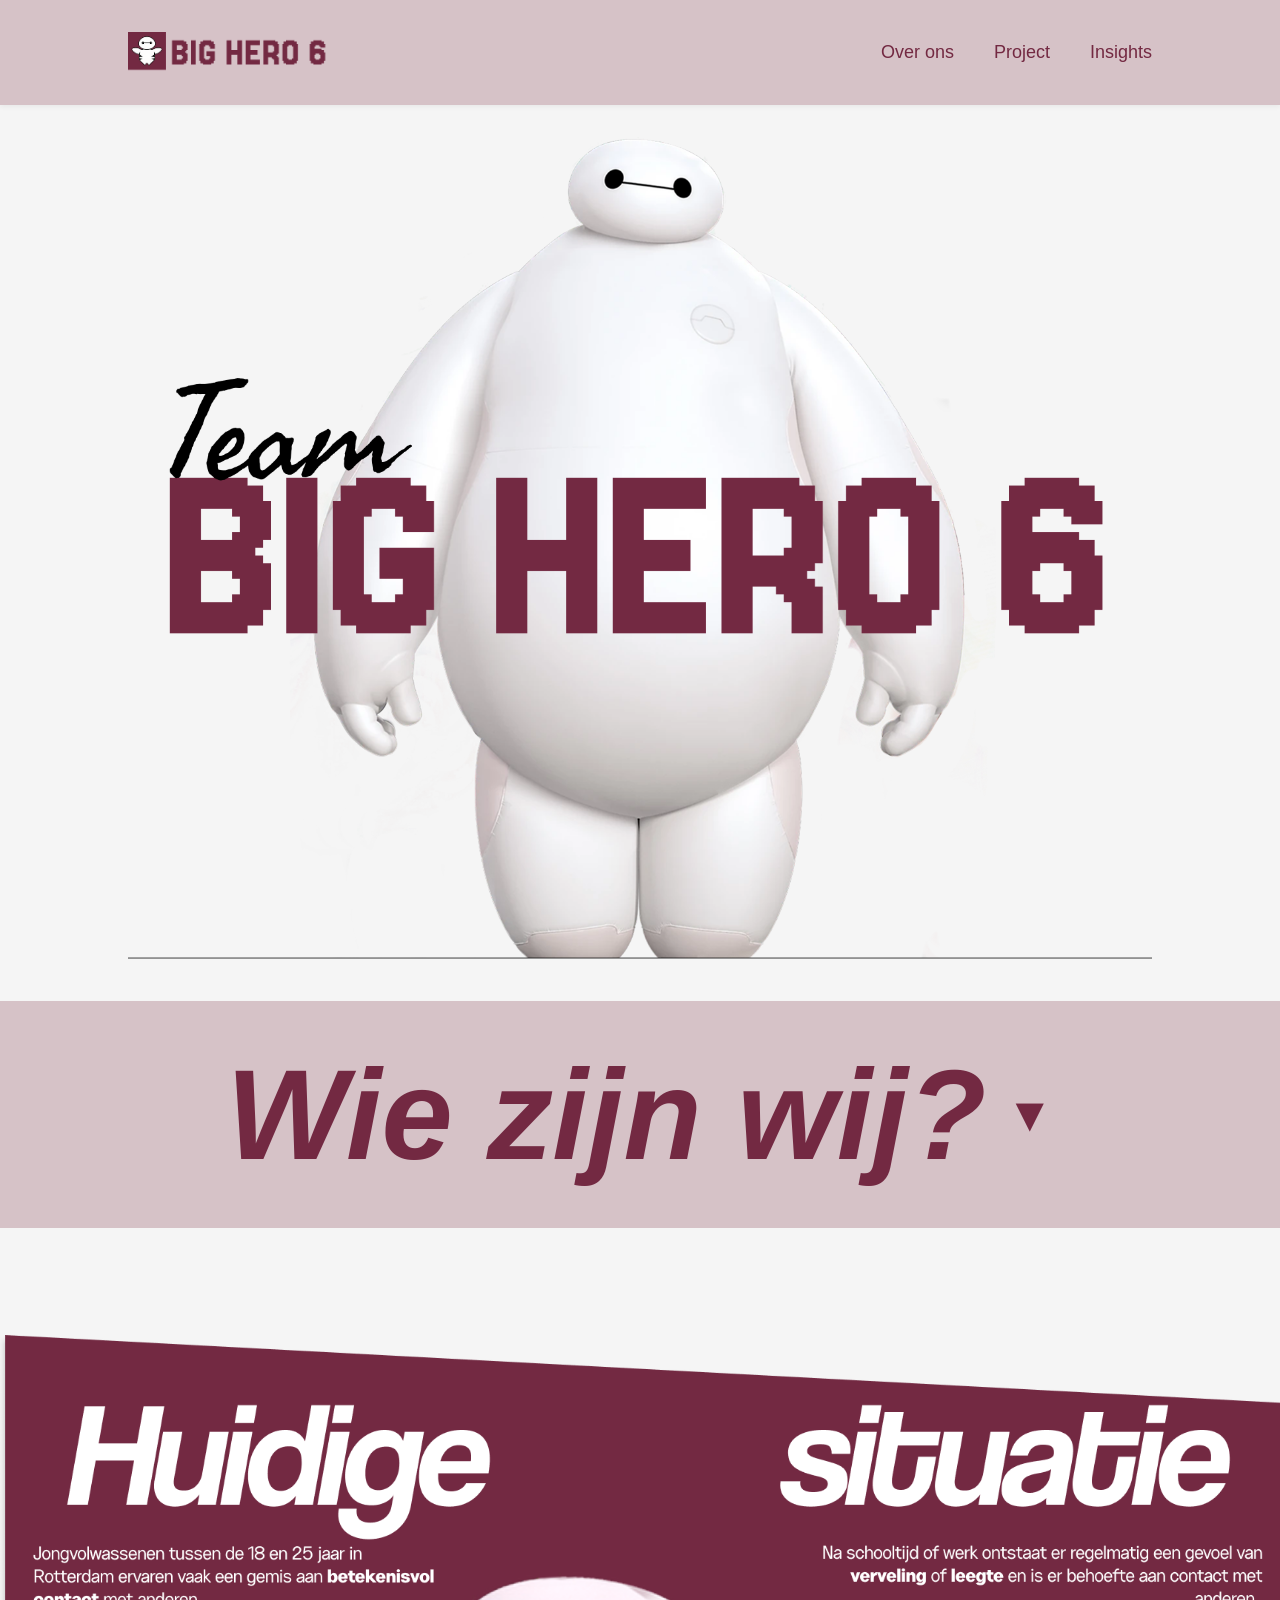
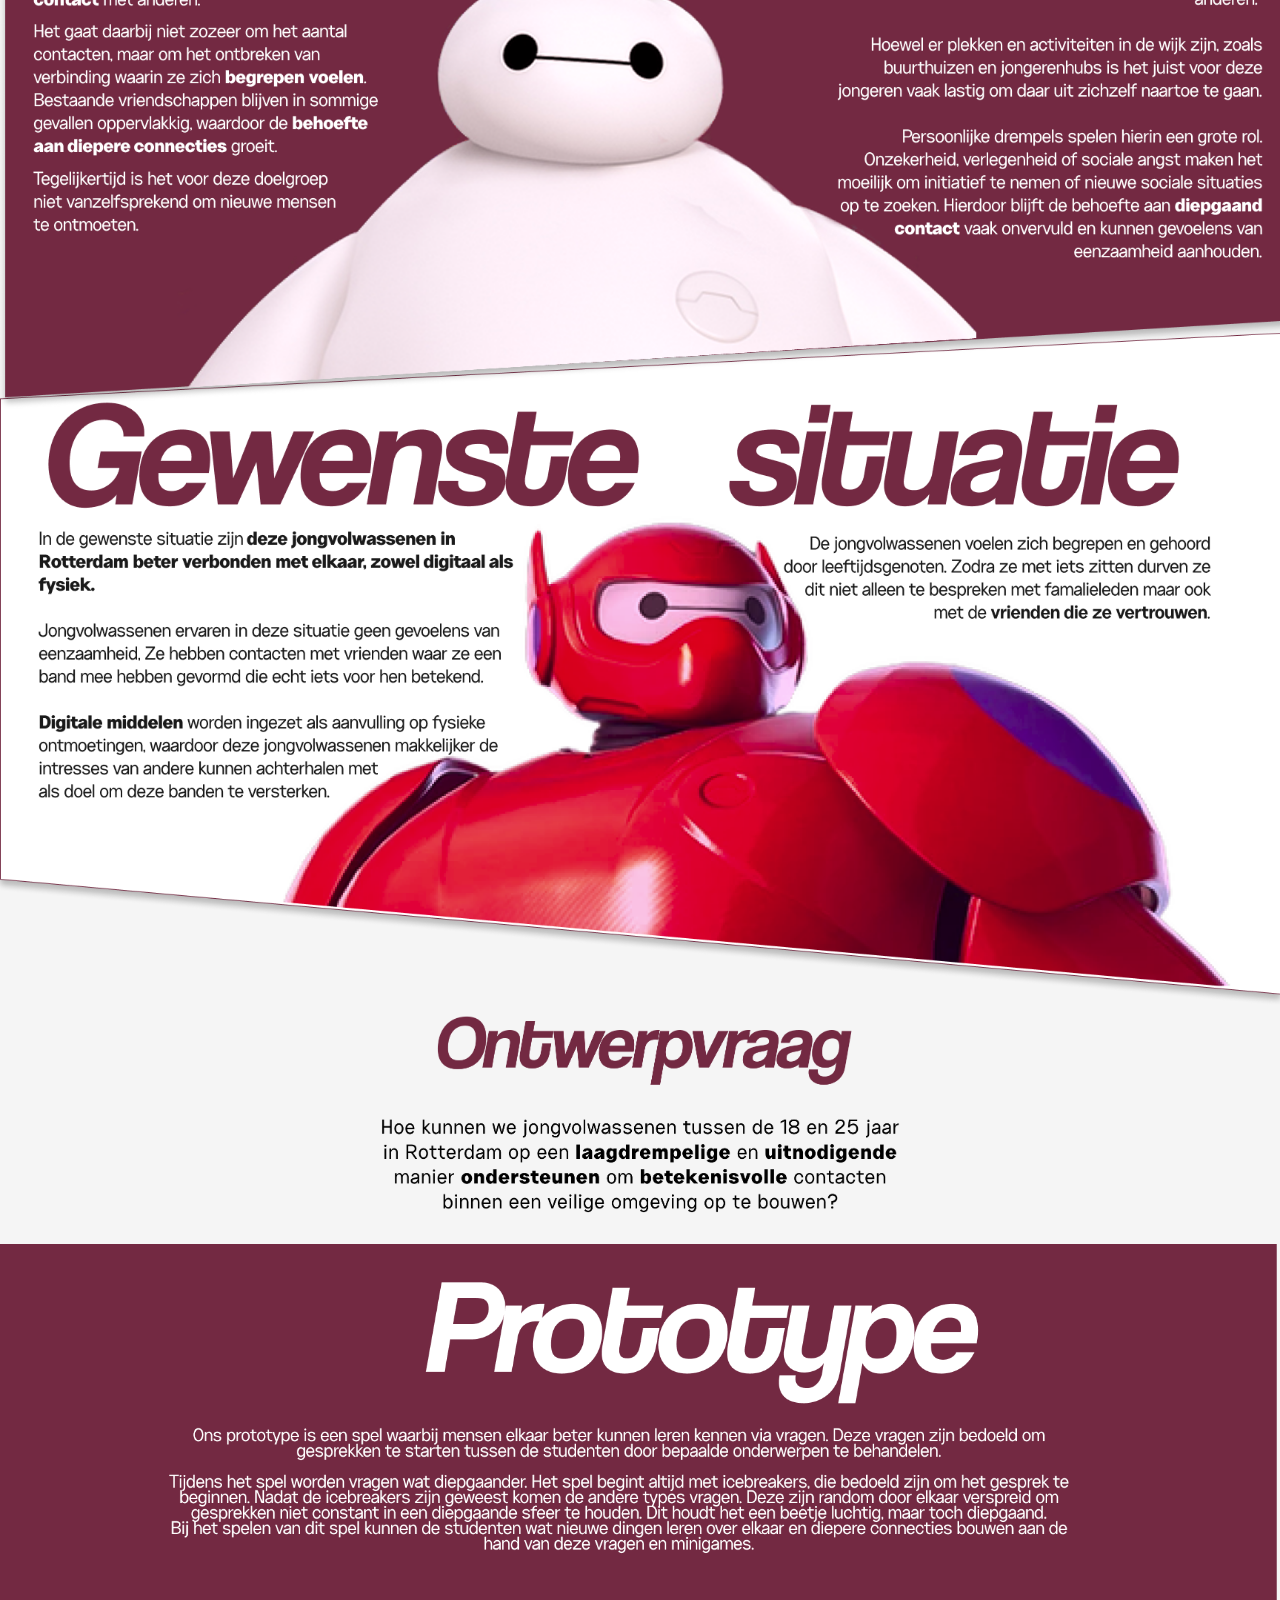
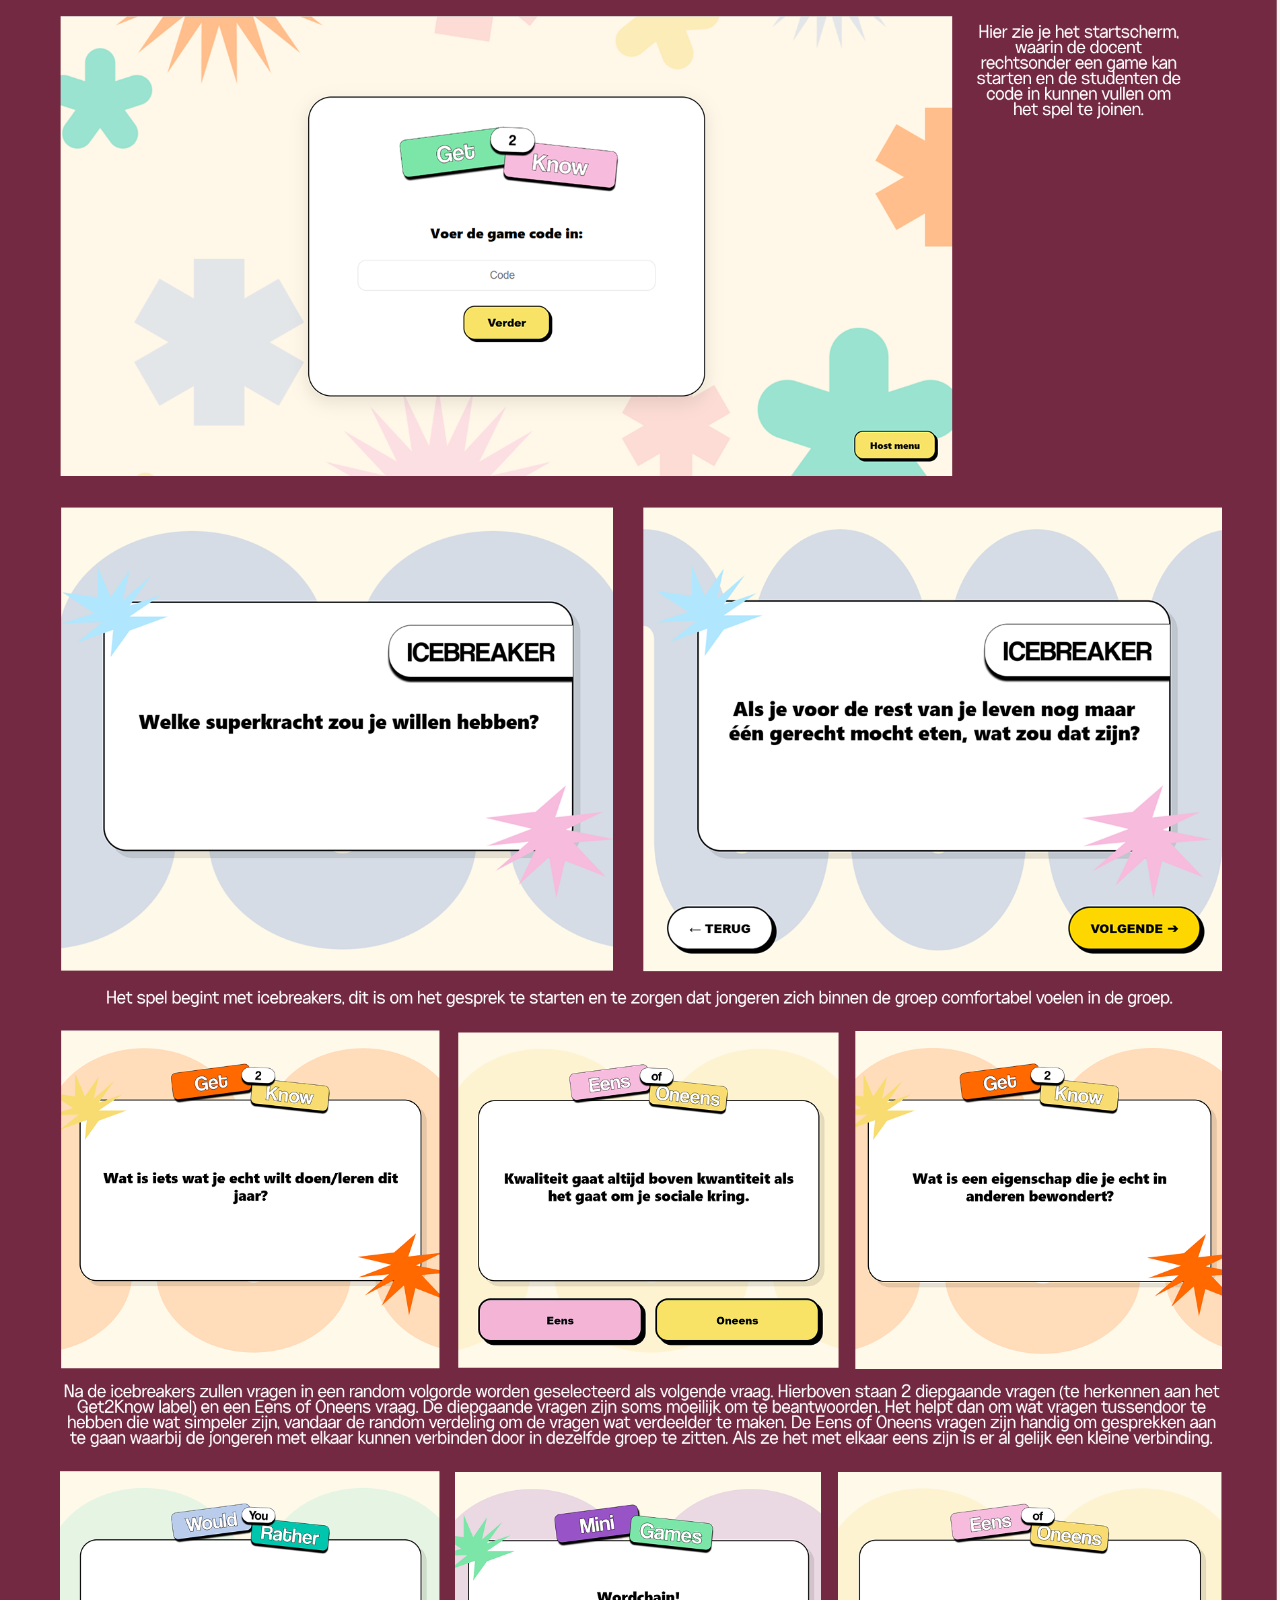
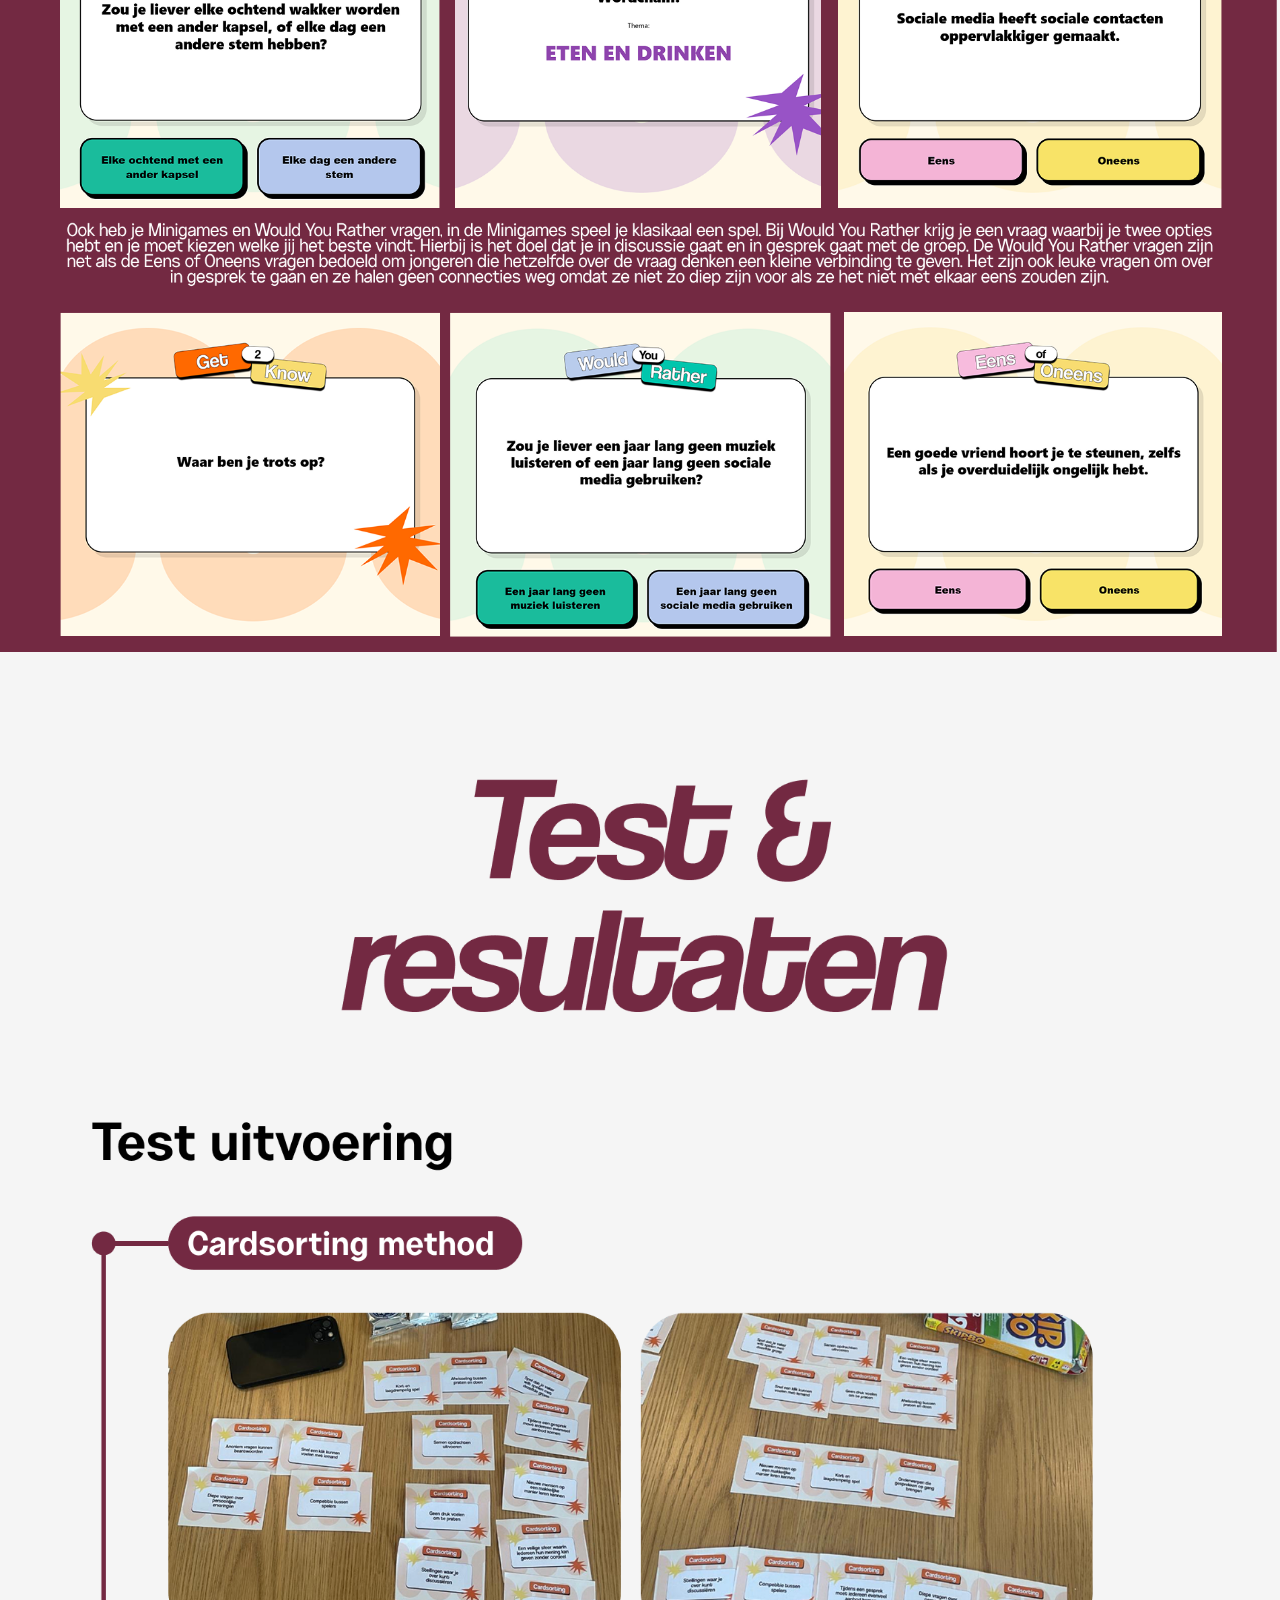
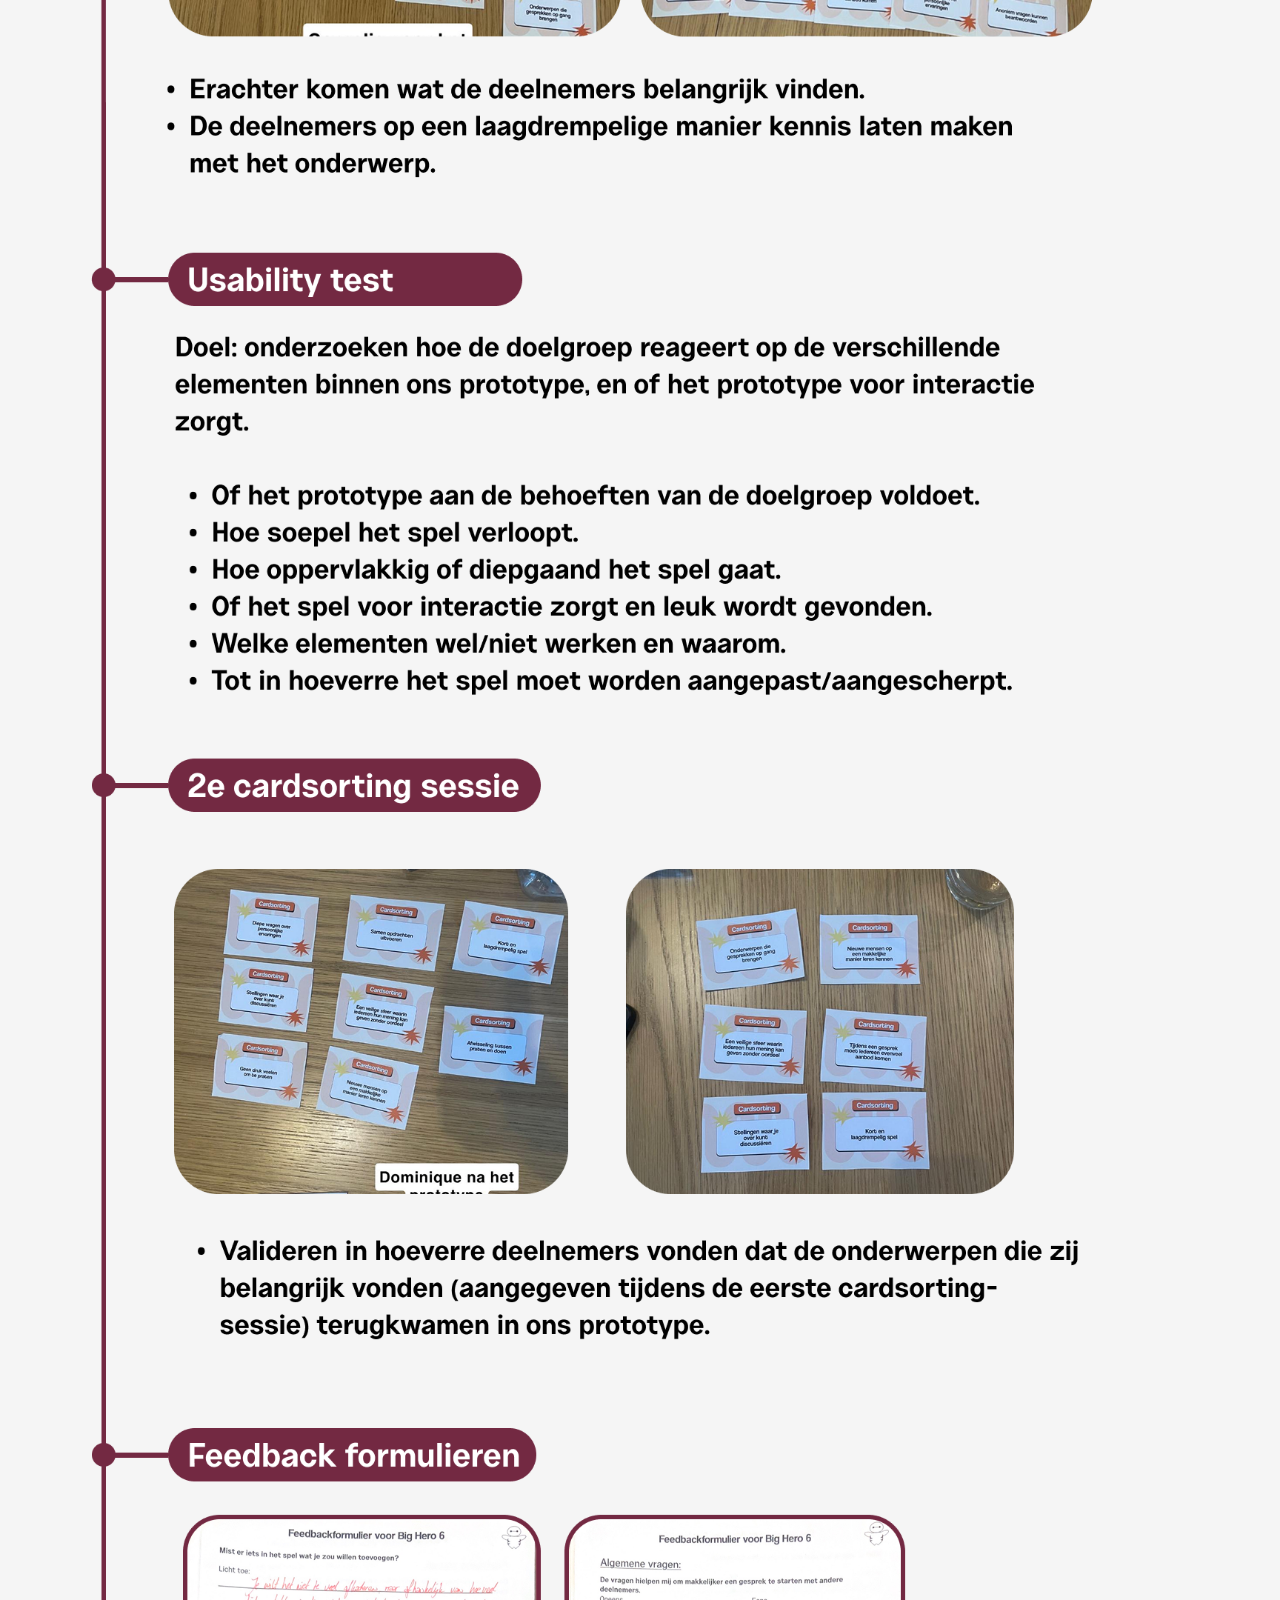
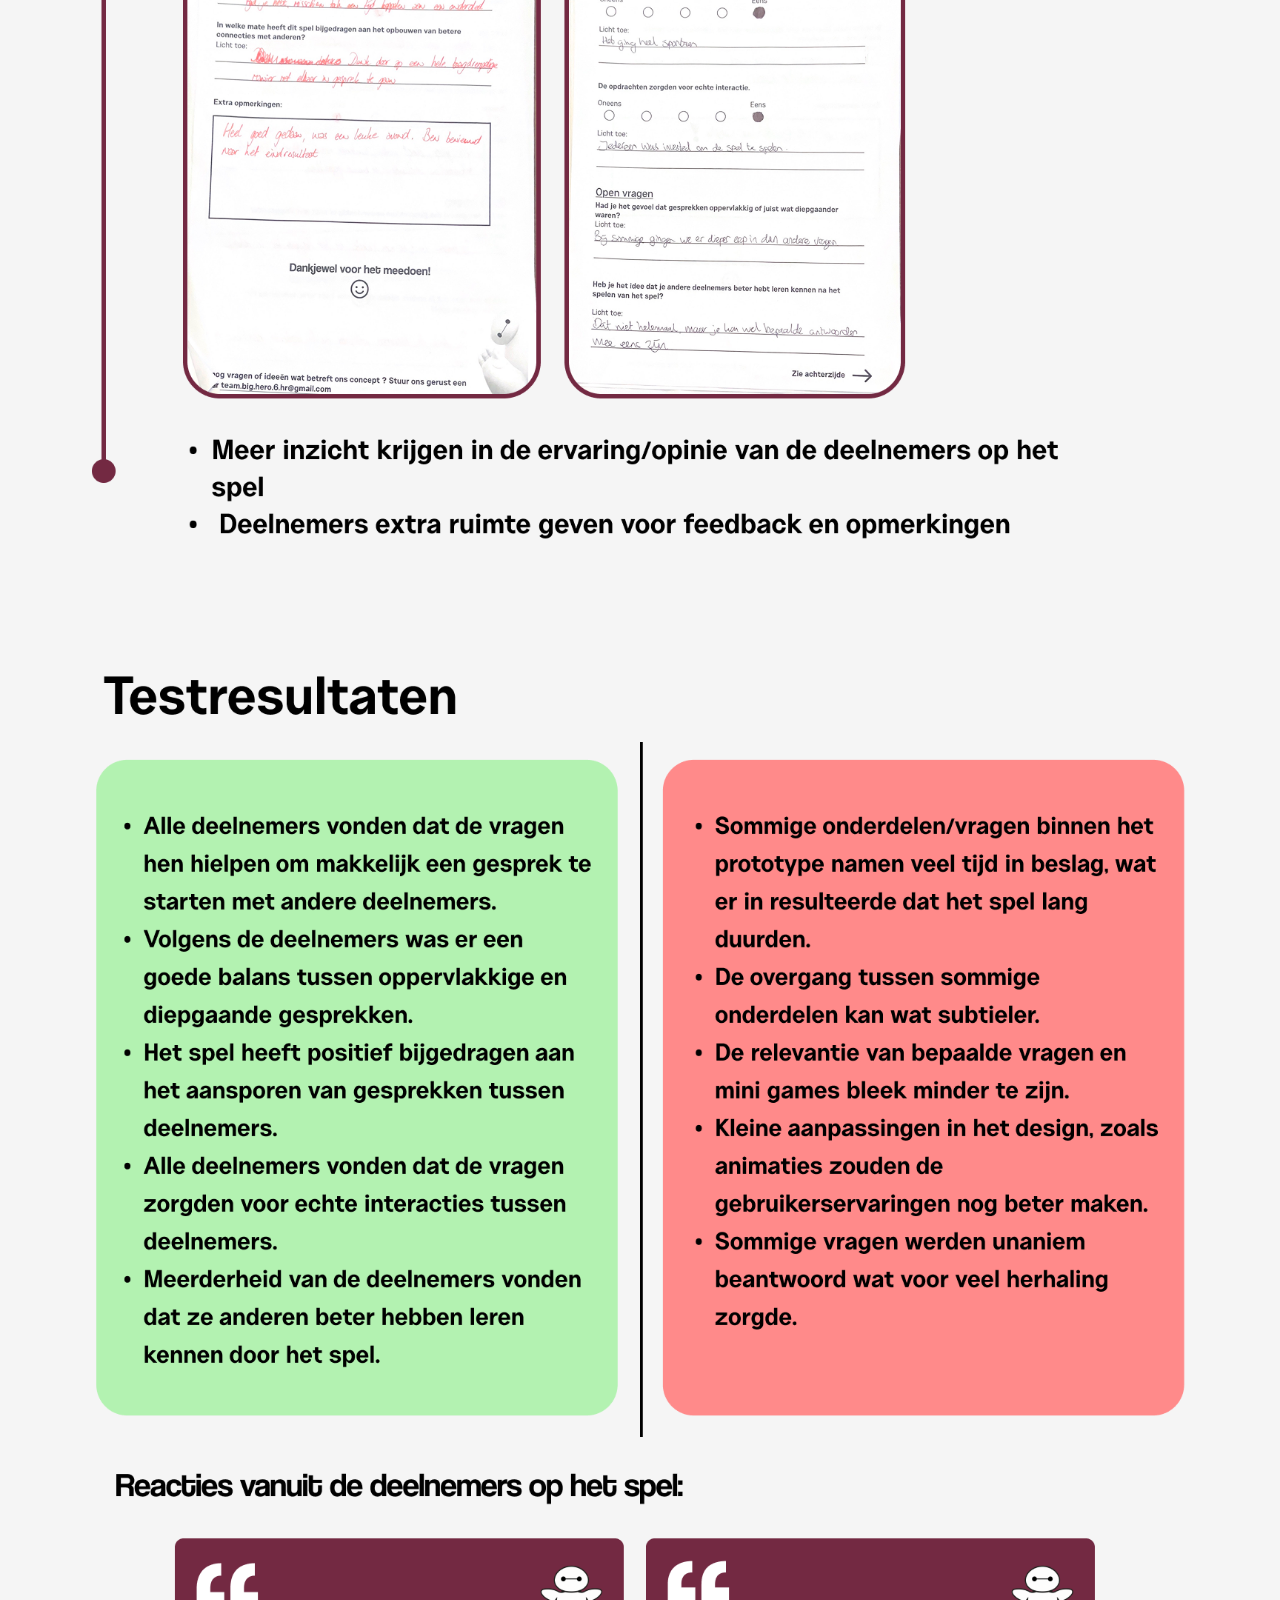
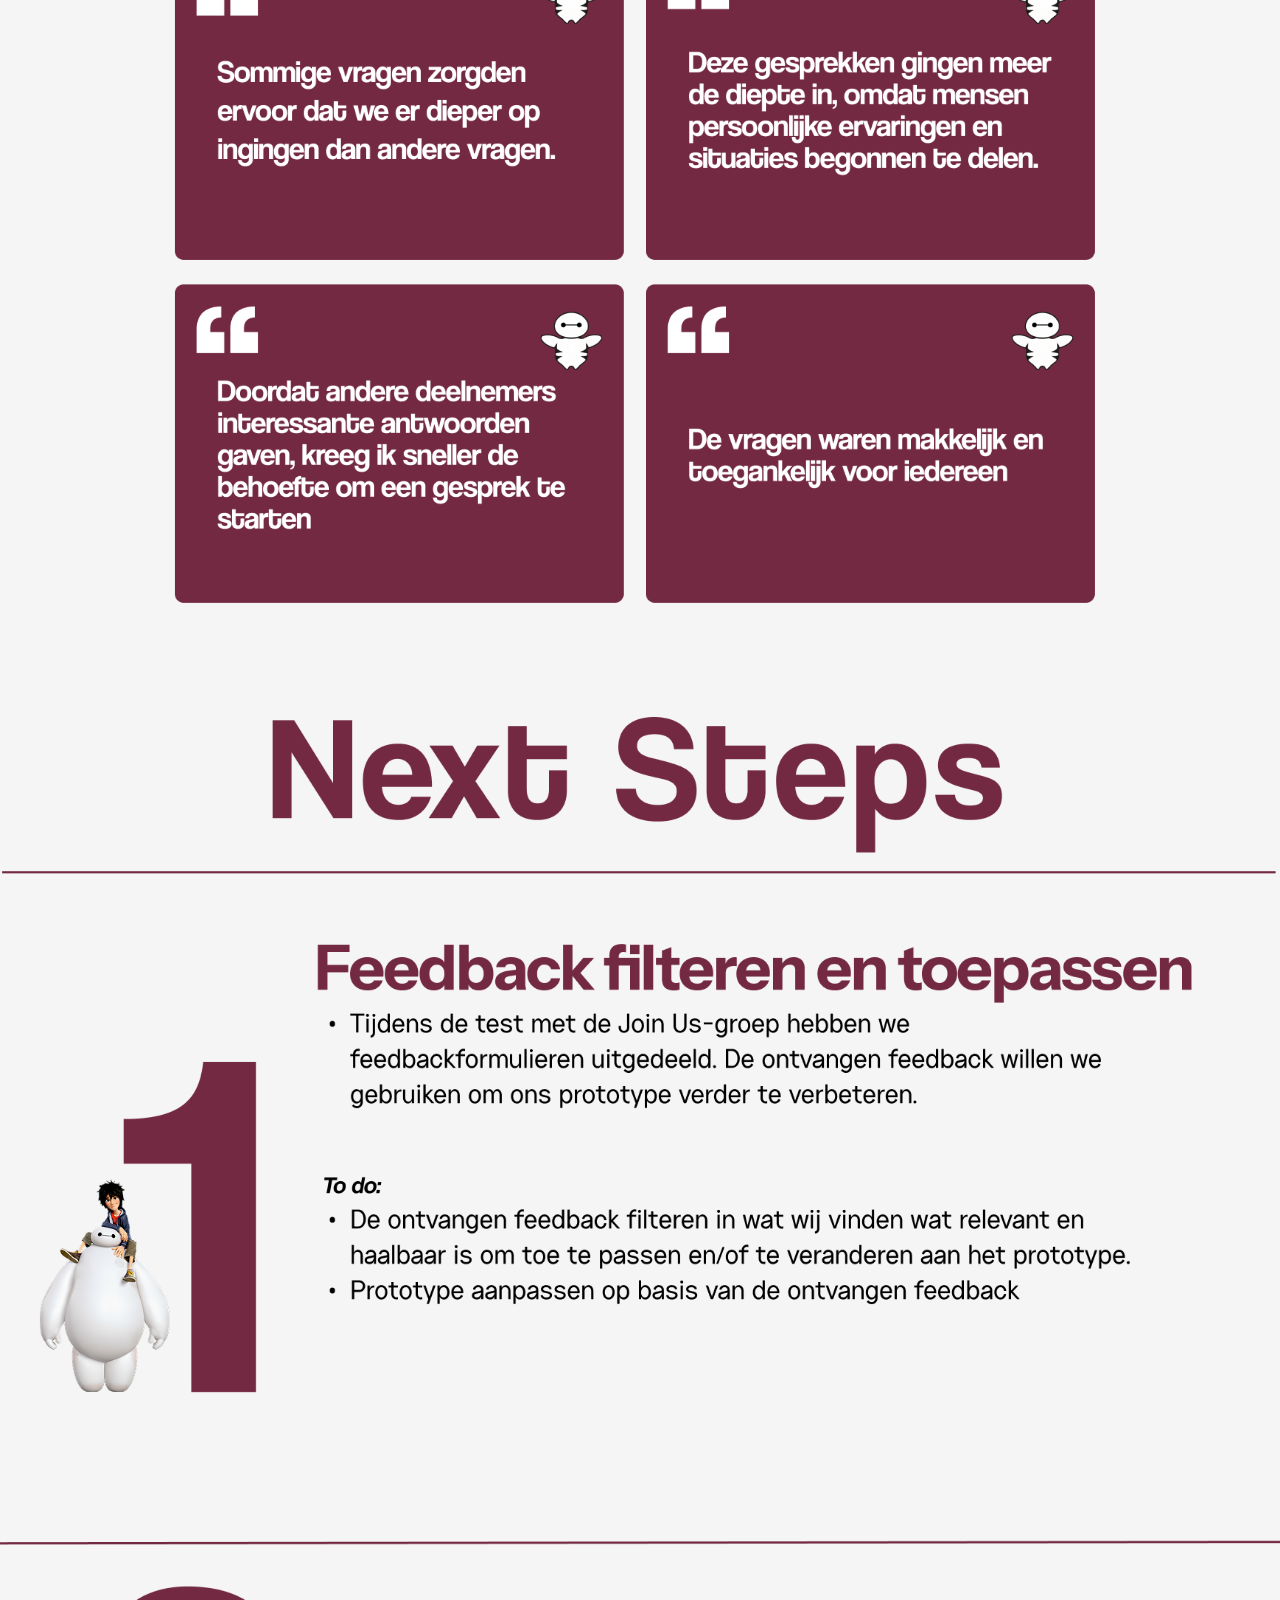
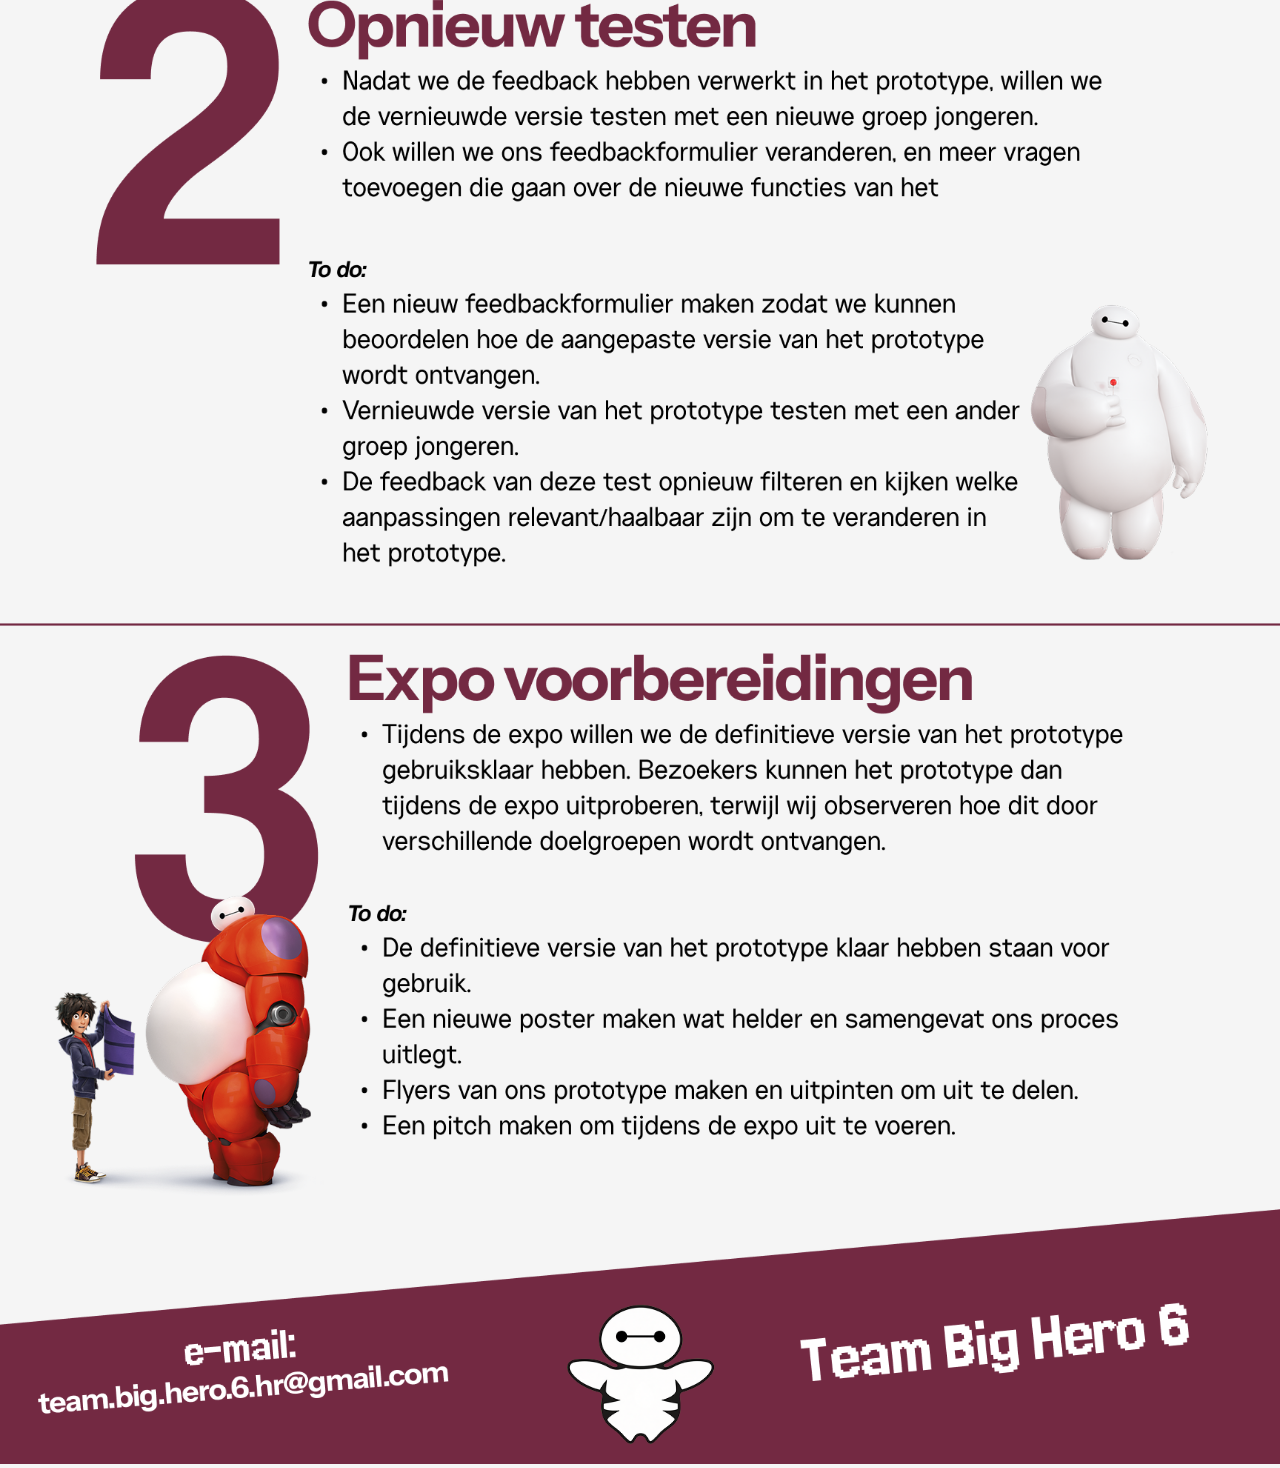
<file: onepager/sprint 4/index.html>
<!DOCTYPE html>
<html lang="en">

<head>
    <meta charset="UTF-8">
    <meta name="viewport" content="width=device-width, initial-scale=1.0">
    <title>Big Hero 6</title>
    <link rel="stylesheet" href="styles.css">
</head>

<body style="margin: 0; padding: 0; font-family: Arial, sans-serif; background-color: #f5f5f5;">
    <nav class="navbar">
        <a href="#header" style="display: flex; align-items: center; height: 75px;">
            <img src="images/Logogroepering.png" alt="" class="desktop-only" style="width: 200px; height: auto;">
            <img src="images/Logo.png" alt="" class="mobile-only" style="width: 50px; height: auto;">
        </a>

        <div class="hamburger" onclick="toggleMenu()">
            <span></span>
            <span></span>
            <span></span>
        </div>

        <div class="nav-links" id="navLinks">
            <a href="#wie-zijn-wij" onclick="toggleMenu()">Over ons</a>
            <a href="#ontwerpvragen" onclick="toggleMenu()">Project</a>
            <a href="#insights" onclick="toggleMenu()">Insights</a>
        </div>
    </nav>

    <header style="display: flex; justify-content: center; align-items: center;">
        <div id="header" style="display: flex; justify-content: center; align-items: center; width: 100%;">
            <img src="images/desktop/Header.png" class="desktop-only" alt="" style="width: 80vw; height: auto;">
            <img src="images/mobile/Header.png" class="mobile-only" alt="">
        </div>
    </header>
    <main style="display: flex; flex-direction: column; width: 100%; overflow-x: hidden; align-items: center;">
        <div class="team-section-container">
    <div id="wie-zijn-wij" class="collapsible-header" onclick="toggleTeamSection()">
        <h1 class="title-kernwaarden">Wie zijn wij?</h1>
        <span id="team-arrow" class="arrow-icon">▼</span>
    </div>

    <div id="team-content" class="collapsible-content">
        <div style="display: flex; justify-content: center; width: 100%;">
            <img src="images/desktop/Wie zijn wij.png" class="desktop-only" alt="Wie zijn wij?..." style="width: 80vw; height: auto;">
            <img src="images/mobile/Wie zijn wij.png" class="mobile-only" alt="Wie zijn wij?..." style="width: 80vw; height: auto;">
        </div>

        <div class="kernwaarden-section">
            <h1 class="title-kernwaarden">Onze kernwaarden</h1>
            <div class="carousel-container">
                <div class="arrow prev" onclick="moveSlide(-1)"></div>
                <div class="carousel-track" id="track">
                    <img src="images/kernwaarden/1vrijheid.png" alt="Vrijheid">
                    <img src="images/kernwaarden/2betrouwbaarheid.png" alt="Betrouwbaarheid">
                    <img src="images/kernwaarden/3veiligheid.png" alt="Veiligheid">
                    <img src="images/kernwaarden/4gemak.png" alt="Gemak">
                    <img src="images/kernwaarden/5eerlijkheid.png" alt="Eerlijkheid">
                </div>
                <div class="arrow next" onclick="moveSlide(1)"></div>
            </div>
        </div>

        <img src="images/desktop/Ons team frame.png" class="desktop-only" alt="" style="width: 100vw; height: auto;">
        <img src="images/mobile/Ons team frame.png" class="mobile-only" alt="" style="width: 100vw; height: auto;">
    </div>
</div>
        <img src="images/desktop/Situaties.png" id="situaties" alt=""
            style="width: 100vw; height: auto; overflow-x: hidden;">
        <img src="images/desktop/Ontwerpvragen.png" id="ontwerpvragen" alt="" style="width: 50vw; height: auto;">
        <img src="images/desktop/Prototype.png" id="probe" alt=""
            style="width: 100vw; height: auto; overflow-x: hidden;">
        <img src="images/desktop/TestResultaten.png" alt=""
            style="width: 100vw; height: auto; overflow-x: hidden; margin-bottom: 75px;">

        <img src="images/desktop/Next steps feedback.png" alt=""
            style="width: 100vw; height: auto; overflow-x: hidden;">
        <img src="images/desktop/Next steps opnieuw testen.png" alt=""
            style="width: 100vw; height: auto; overflow-x: hidden;">
        <img src="images/desktop/Next steps expo voorbereiden.png" alt=""
            style="width: 100vw; height: auto; overflow-x: hidden;">
    </main>
    <footer>
        <a href="mailto:team.big.hero.6.hr@gmail.com">
            <img src="images/desktop/Footer.png" alt="" style="width: 100vw; height: auto; overflow-x: hidden;">
        </a>
    </footer>
    <script type="text/javascript" src="main.js"></script>
</body>

</html>
</file>
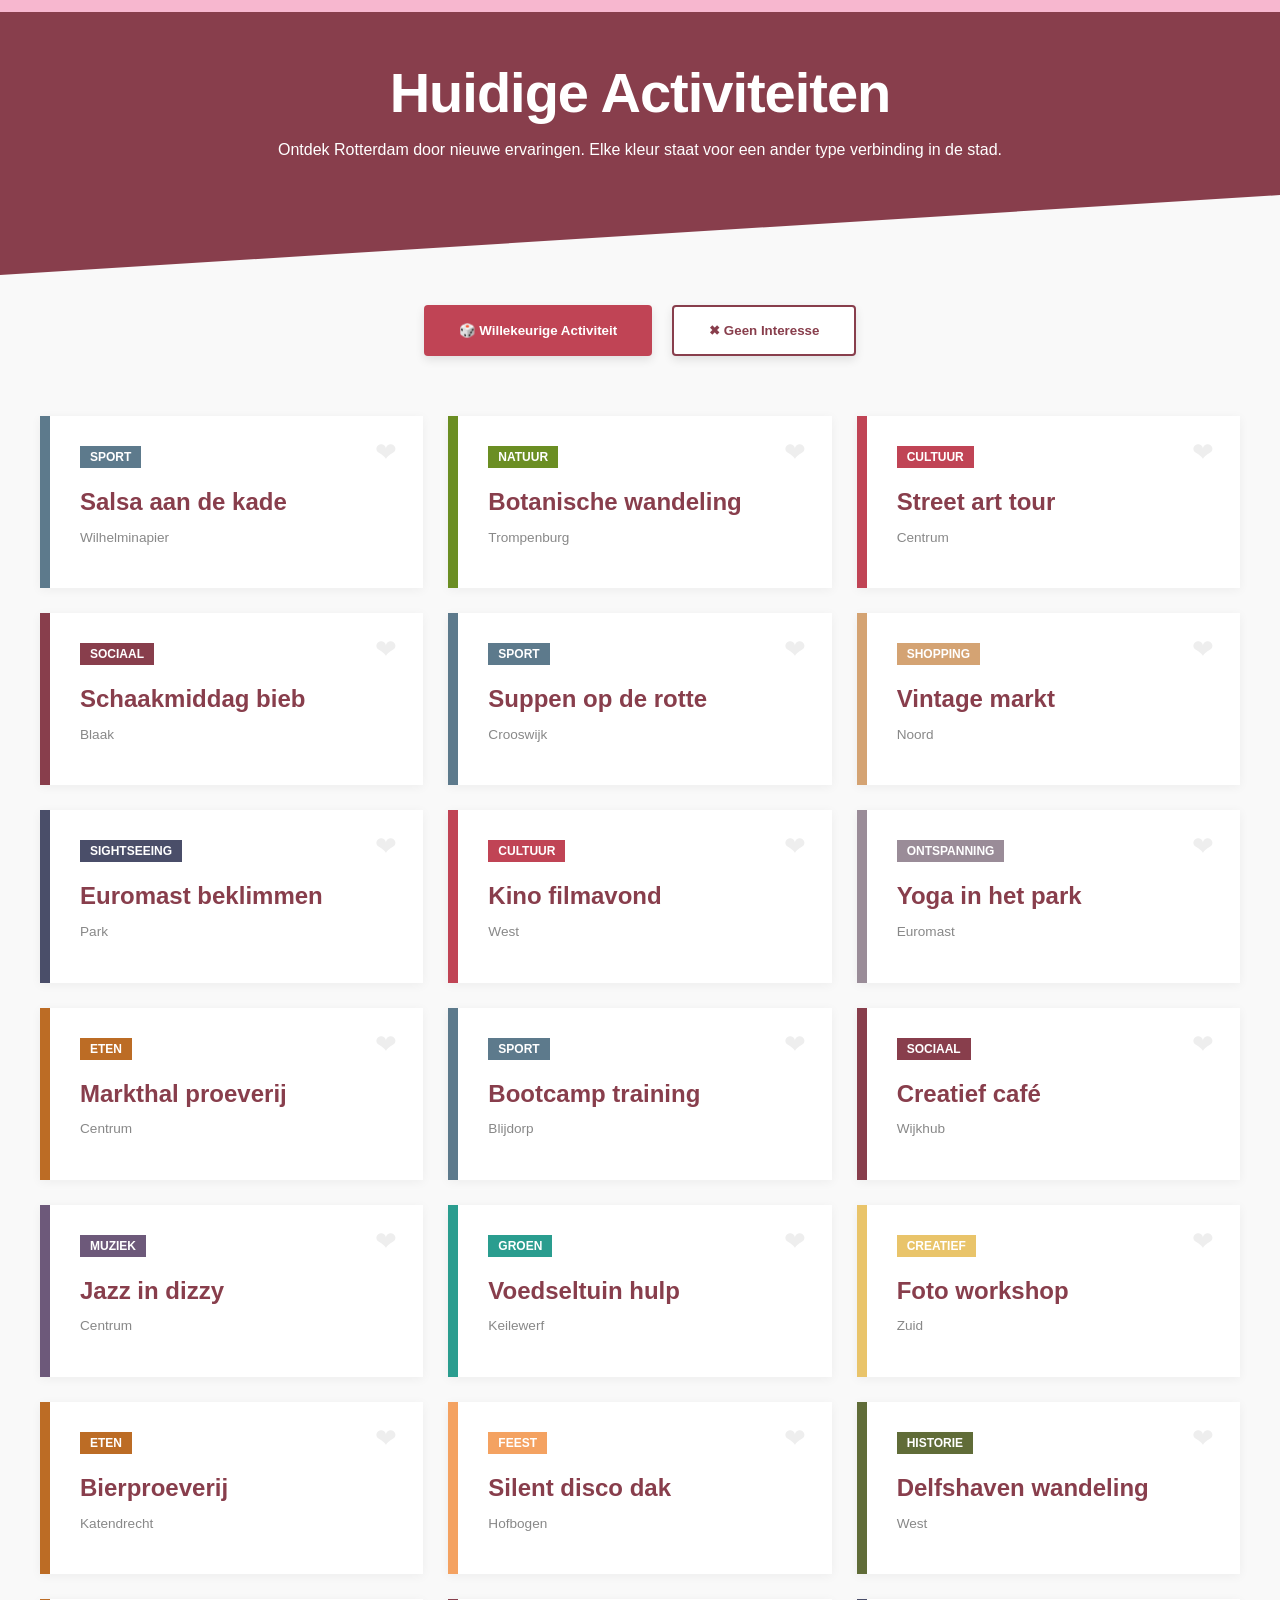
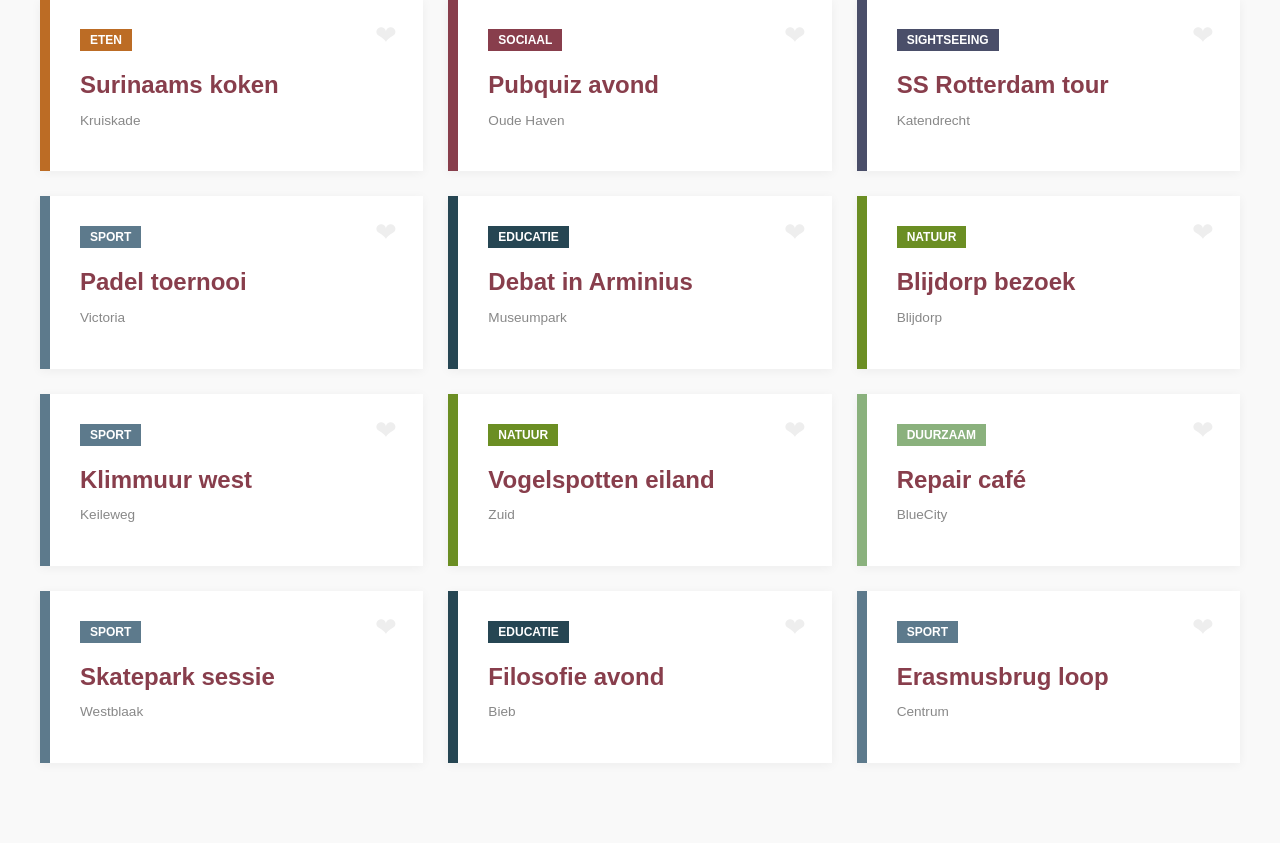
<file: prototype-spint1/prototype-sprint1.html>
<!DOCTYPE html>
<html lang="nl">
<head>
    <meta charset="UTF-8">
    <meta name="viewport" content="width=device-width, initial-scale=1.0">
    <title>Rotterdam Activiteiten - Categorie Kleuren</title>
    <style>
        :root {
            --rdam-bordeaux: #883e4c;
            --rdam-pink: #f7b7cf;
            --rdam-soft-red: #c04455;
            --rdam-white: #ffffff;
            --font-main: 'Segoe UI', 'Arial', sans-serif;
        }

        body {
            font-family: 'Segoe UI', sans-serif;
            margin: 0;
            padding: 0;
            background-color: #f9f9f9;
        }

        /* --- HEADER --- */
        header {
            background-color: var(--rdam-bordeaux);
            color: var(--rdam-white);
            padding: 60px 20px 100px 20px;
            position: relative;
            text-align: center;
        }

        header::before {
            content: "";
            position: absolute;
            top: 0; left: 0; width: 100%; height: 12px;
            background-color: var(--rdam-pink);
        }

        header::after {
            content: '';
            position: absolute;
            bottom: 0; left: 0; width: 100%; height: 80px;
            background-color: #f9f9f9;
            clip-path: polygon(0 100%, 100% 0, 100% 100%);
        }

        header h1 {
            font-family: var(--font-main);
            font-weight: 900;
            font-size: 3.5rem;
            margin: 0;
            letter-spacing: -1px;
        }

        /* --- CONTROLS --- */
        .main-actions {
            display: flex;
            justify-content: center;
            gap: 20px;
            margin: 30px auto 60px auto;
            position: relative;
            z-index: 10;
        }

        .btn {
            border: none;
            padding: 16px 35px;
            border-radius: 4px;
            font-weight: bold;
            cursor: pointer;
            transition: 0.3s;
            box-shadow: 0 4px 10px rgba(0,0,0,0.1);
        }

        .btn-random { background: var(--rdam-soft-red); color: white; }
        .btn-none { background: white; color: var(--rdam-bordeaux); border: 2px solid var(--rdam-bordeaux); }

        /* --- GRID & DYNAMISCHE CARDS --- */
        .container { max-width: 1200px; margin: 0 auto; padding: 0 20px 80px 20px; }
        .grid { display: grid; grid-template-columns: repeat(auto-fit, minmax(300px, 1fr)); gap: 25px; }

        .card {
            background: white;
            padding: 30px;
            position: relative;
            /* Border kleur wordt via JS gezet */
            border-left: 10px solid var(--rdam-bordeaux); 
            cursor: pointer;
            transition: 0.3s;
            box-shadow: 0 2px 10px rgba(0,0,0,0.05);
        }

        .card:hover { transform: translateY(-5px); box-shadow: 0 12px 20px rgba(0,0,0,0.1); }

        .card h3 {
            font-family: var(--font-main);
            font-weight: 900;
            color: var(--rdam-bordeaux);
            font-size: 1.5rem;
            margin: 10px 0;
        }

        .cat-tag {
            font-size: 0.75rem;
            font-weight: 900;
            padding: 4px 10px;
            display: inline-block;
            color: white; /* Tekst wit op de gekleurde achtergrond */
            margin-bottom: 10px;
            text-transform: uppercase;
        }

        .like-btn {
            position: absolute;
            top: 20px; right: 20px;
            background: none; border: none;
            font-size: 1.6rem; color: #eee; cursor: pointer;
        }
        .like-btn.liked { color: var(--rdam-soft-red); }

        /* --- MODAL --- */
        #overlay {
            display: none; position: fixed;
            top: 0; left: 0; width: 100%; height: 100%;
            background: rgba(0,0,0,0.75); z-index: 1000;
            align-items: center; justify-content: center; backdrop-filter: blur(4px);
        }
        .modal {
            background: white; padding: 40px; width: 90%; max-width: 500px;
            border-bottom: 10px solid var(--rdam-bordeaux);
        }
        .modal h2 { font-weight: 900; color: var(--rdam-bordeaux); font-size: 2.2rem; margin: 0 0 15px 0; }
        select { width: 100%; padding: 12px; margin: 20px 0; border: 1px solid #ddd; }
        .modal-btns { display: flex; gap: 15px; }
        .btn-confirm { background: var(--rdam-bordeaux); color: white; flex: 2; padding: 15px; border: none; font-weight: bold; cursor: pointer; }
        .btn-close { background: #f0f0f0; color: #444; flex: 1; padding: 15px; border: none; cursor: pointer; }
    </style>
</head>
<body>

<header>
    <h1>Huidige Activiteiten</h1>
    <p>Ontdek Rotterdam door nieuwe ervaringen. Elke kleur staat voor een ander type verbinding in de stad.</p>
</header>

<div class="main-actions">
    <button class="btn btn-random" onclick="generateRandom()">🎲 Willekeurige Activiteit</button>
    <button class="btn btn-none" onclick="openModal('rejection')">✖ Geen Interesse</button>
</div>

<div class="container">
    <div id="activity-grid" class="grid"></div>
</div>

<div id="overlay">
    <div id="modal-content" class="modal"></div>
</div>

<script>
    // Kleurenpalet voor de categorieën (passend bij de huisstijl)
    const catColors = {
        "Sport": "#5d7a8c",         // Gedempt blauw
        "Natuur": "#6b8e23",        // Olijfgroen
        "Cultuur": "#c04455",       // Gedempt rood
        "Sociaal": "#883e4c",       // Bordeaux
        "Shopping": "#d4a373",      // Zand/Beige
        "Sightseeing": "#4a4e69",   // Donkergrijs/blauw
        "Ontspanning": "#9a8c98",   // Mauve/Grijs
        "Eten": "#bc6c25",          // Karamel
        "Muziek": "#6d597a",        // Gedempt paars
        "Groen": "#2a9d8f",         // Teal
        "Creatief": "#e9c46a",      // Okergeel
        "Feest": "#f4a261",         // Oranje-achtig
        "Historie": "#606c38",      // Donkergroen
        "Educatie": "#264653",      // Diepblauw
        "Duurzaam": "#8ab17d"       // Lichtgroen
    };

    const activities = [
        { name: "Salsa aan de kade", cat: "Sport", loc: "Wilhelminapier", desc: "Verruil je scherm voor de dansvloer." },
        { name: "Botanische wandeling", cat: "Natuur", loc: "Trompenburg", desc: "Even helemaal offline tussen het groen." },
        { name: "Street art tour", cat: "Cultuur", loc: "Centrum", desc: "De stad als je canvas, ontdek het samen." },
        { name: "Schaakmiddag bieb", cat: "Sociaal", loc: "Blaak", desc: "Focus en strategie in de echte wereld." },
        { name: "Suppen op de rotte", cat: "Sport", loc: "Crooswijk", desc: "Balans vinden op het water." },
        { name: "Vintage markt", cat: "Shopping", loc: "Noord", desc: "Schatzoeken buiten de webshops om." },
        { name: "Euromast beklimmen", cat: "Sightseeing", loc: "Park", desc: "Bekijk de stad vanuit een nieuw perspectief." },
        { name: "Kino filmavond", cat: "Cultuur", loc: "West", desc: "Samen film kijken in een echte zaal." },
        { name: "Yoga in het park", cat: "Ontspanning", loc: "Euromast", desc: "Zen worden in de buitenlucht." },
        { name: "Markthal proeverij", cat: "Eten", loc: "Centrum", desc: "Smaak beleef je niet via een app." },
        { name: "Bootcamp training", cat: "Sport", loc: "Blijdorp", desc: "Samen zweten bouwt een sterkere band." },
        { name: "Creatief café", cat: "Sociaal", loc: "Wijkhub", desc: "Maak iets tastbaars met je handen." },
        { name: "Jazz in dizzy", cat: "Muziek", loc: "Centrum", desc: "Live muziek zoals het bedoeld is." },
        { name: "Voedseltuin hulp", cat: "Groen", loc: "Keilewerf", desc: "Handen uit de mouwen voor de buurt." },
        { name: "Foto workshop", cat: "Creatief", loc: "Zuid", desc: "Leg de skyline vast met je eigen ogen." },
        { name: "Bierproeverij", cat: "Eten", loc: "Katendrecht", desc: "Lokale smaken ontdekken met vrienden." },
        { name: "Silent disco dak", cat: "Feest", loc: "Hofbogen", desc: "Dansen op hoogte, verbonden via muziek." },
        { name: "Delfshaven wandeling", cat: "Historie", loc: "West", desc: "Duik in het verleden van de haven." },
        { name: "Surinaams koken", cat: "Eten", loc: "Kruiskade", desc: "Geuren en kleuren uit de Rotterdamse keuken." },
        { name: "Pubquiz avond", cat: "Sociaal", loc: "Oude Haven", desc: "Test je kennis in een echt team." },
        { name: "SS Rotterdam tour", cat: "Sightseeing", loc: "Katendrecht", desc: "Aan boord van een icoon." },
        { name: "Padel toernooi", cat: "Sport", loc: "Victoria", desc: "De meest sociale sport van dit moment." },
        { name: "Debat in Arminius", cat: "Educatie", loc: "Museumpark", desc: "Praat mee over de toekomst van de stad." },
        { name: "Blijdorp bezoek", cat: "Natuur", loc: "Blijdorp", desc: "Dieren spotten in de achtertuin." },
        { name: "Klimmuur west", cat: "Sport", loc: "Keileweg", desc: "Samen de top bereiken." },
        { name: "Vogelspotten eiland", cat: "Natuur", loc: "Zuid", desc: "Rust zoeken onder de rook van de brug." },
        { name: "Repair café", cat: "Duurzaam", loc: "BlueCity", desc: "Fix je spullen en maak een praatje." },
        { name: "Skatepark sessie", cat: "Sport", loc: "Westblaak", desc: "Show je skills op de straat." },
        { name: "Filosofie avond", cat: "Educatie", loc: "Bieb", desc: "Diepe gesprekken, face-to-face." },
        { name: "Erasmusbrug loop", cat: "Sport", loc: "Centrum", desc: "De klassieke route over de Maas." }
    ];

    let likedCategories = JSON.parse(localStorage.getItem('likedCats')) || [];
    let db;

    // Database connectie
    const request = indexedDB.open("RdamV4DB", 1);
    request.onupgradeneeded = (e) => {
        db = e.target.result;
        db.createObjectStore("logs", { autoIncrement: true });
    };
    request.onsuccess = (e) => { db = e.target.result; };

    function renderGrid() {
        const grid = document.getElementById('activity-grid');
        grid.innerHTML = '';
        activities.forEach(a => {
            const isLiked = likedCategories.includes(a.cat) ? 'liked' : '';
            const color = catColors[a.cat] || '#883e4c'; // Fallback bordeaux
            
            const card = document.createElement('div');
            card.className = 'card';
            // Dynamische styling per card
            card.style.borderLeftColor = color;
            
            card.innerHTML = `
                <button class="like-btn ${isLiked}" onclick="toggleLike(event, '${a.cat}')">❤</button>
                <div class="cat-tag" style="background-color: ${color}">${a.cat}</div>
                <h3>${a.name}</h3>
                <p style="font-size:0.85rem; color: #888;">${a.loc}</p>
            `;
            card.onclick = () => openModal('participation', a);
            grid.appendChild(card);
        });
    }

    function toggleLike(e, cat) {
        e.stopPropagation();
        if(likedCategories.includes(cat)) {
            likedCategories = likedCategories.filter(c => c !== cat);
        } else {
            likedCategories.push(cat);
        }
        localStorage.setItem('likedCats', JSON.stringify(likedCategories));
        renderGrid();
    }

    function openModal(type, data = null) {
        const modal = document.getElementById('modal-content');
        window.currentData = data;

        if(type === 'participation') {
            const color = catColors[data.cat] || '#883e4c';
            modal.innerHTML = `
                <div class="cat-tag" style="background-color: ${color}">${data.cat}</div>
                <h2>${data.name}</h2>
                <p style="color: #444;">${data.desc}</p>
                <p><strong>Waarom kies je voor deze actie?</strong></p>
                <select id="reason-select">
                    <option value="loneliness">Eenzaamheid doorbreken</option>
                    <option value="boredom">Verveling tegengaan</option>
                    <option value="new_people">Nieuwe mensen ontmoeten</option>
                    <option value="discover">Nieuwe interesses ontdekken</option>
                    <option value="other">Andere reden</option>
                </select>
                <div class="modal-btns">
                    <button class="btn-confirm" onclick="save('Deelname')">Bevestig</button>
                    <button class="btn-close" onclick="closeModal()">Terug</button>
                </div>
            `;
        } else {
            modal.innerHTML = `
                <h2>Geen match?</h2>
                <p>Wat kunnen we verbeteren aan de selectie?</p>
                <select id="reason-select">
                    <option value="no_interest">Geen interesse in thema's</option>
                    <option value="transport">Locaties niet goed bereikbaar</option>
                    <option value="timing">Tijden komen niet uit</option>
                    <option value="other">Anders</option>
                </select>
                <div class="modal-btns">
                    <button class="btn-confirm" onclick="save('Afgewezen')">Feedback Versturen</button>
                    <button class="btn-close" onclick="closeModal()">Sluit</button>
                </div>
            `;
        }
        document.getElementById('overlay').style.display = 'flex';
    }

    function closeModal() { document.getElementById('overlay').style.display = 'none'; }

    function generateRandom() {
        let list = activities;
        if(confirm("Focus op je hartjes?") && likedCategories.length > 0) {
            list = activities.filter(a => likedCategories.includes(a.cat));
        }
        openModal('participation', list[Math.floor(Math.random() * list.length)]);
    }

    function save(type) {
        const entry = {
            type,
            act: window.currentData ? window.currentData.name : 'Nvt',
            cat: window.currentData ? window.currentData.cat : 'Nvt',
            reason: document.getElementById('reason-select').value,
            time: new Date().toLocaleString()
        };
        const tx = db.transaction("logs", "readwrite");
        tx.objectStore("logs").add(entry);
        tx.oncomplete = () => {
            alert("Bedankt voor je input!");
            closeModal();
        };
    }

    renderGrid();
</script>

</body>
</html>
</file>
<file: onepager/eindsprint/styles.css>
body {
    overflow-x: hidden;
    width: 100%;
}

html {
    scroll-padding-top: 75px;
    scroll-behavior: smooth;
}

.mobile-only {
    display: none
}

.navbar {
    display: flex;
    justify-content: space-between;
    align-items: center;
    padding: 15px 10%;
    position: sticky;
    top: 0;
    z-index: 1000;
    background-color: #D6C2C7;
    font-family: 'Neuething Sans', 'Segoe UI', Roboto, Helvetica, Arial, sans-serif;
    box-shadow: 0 2px 5px rgba(0, 0, 0, 0.05);
}

.nav-links {
    display: flex;
    gap: 40px;
}

.nav-links a {
    color: #732942;
    text-decoration: none;
    font-weight: 500;
    font-size: 18px;
}

.hamburger {
    display: none;
    flex-direction: column;
    cursor: pointer;
    gap: 5px;
}

.hamburger span {
    width: 25px;
    height: 3px;
    background-color: #732942;
    border-radius: 2px;
}

.kernwaarden-section {
    width: 100vw;
    background-color: #ffffff;
    padding: 40px 0;
    position: relative;
    left: 50%;
    right: 50%;
    transform: translateX(-50%); 
    box-sizing: border-box;
}

.colored-section-container {
    width: 100vw;
    background-color: #D6C2C7;
    padding: 20px 0;
    position: relative;
    left: 50%;
    right: 50%;
    transform: translateX(-50%); 
    box-sizing: border-box;
}

.uncolored-section-container {
    width: 100vw;
    padding: 20px 0;
    position: relative;
    left: 50%;
    right: 50%;
    transform: translateX(-50%); 
    box-sizing: border-box;
}

.collapsible-header {
    display: flex;
    justify-content: center;
    align-items: center;
    cursor: pointer;
    gap: 20px;
    width: 100%;
    height: auto;
    padding: 10px 0;
}

.collapsible-content {
    max-height: 0;
    overflow: hidden;
    transition: max-height 0.5s ease-out, opacity 0.3s ease;
    opacity: 0;
    display: flex;
    flex-direction: column;
    align-items: center;
    gap: 20px;
    width: 100%;
}

.collapsible-content img {
    flex-shrink: 0;
    object-fit: contain;
    height: auto !important;
}

.title-kernwaarden {
    font-family: Coolvetica, arial, sans-serif;
    font-size: 8em;
    text-align: center;
    font-style: italic;
    color: #732942;
    margin: 0 !important; 
    line-height: 1.1;
}

.arrow-icon {
    font-size: 4rem;
    color: #732942;
    transition: transform 0.4s ease;
    display: inline-flex;
    align-items: center;
    line-height: 1;
}

.content-open {
    max-height: 20000px;
    opacity: 1;
    margin-top: 30px;
}

.arrow-rotate {
    transform: rotate(180deg);
}

.carousel-container {
    position: relative;
    width: 100vw;
    margin: auto;
    overflow: hidden;
    display: flex;
    align-items: center;
    justify-content: center;
}

.carousel-track {
    display: flex;
    transition: transform 0.5s ease-in-out;
    width: 100vw;
}

#track img {
    min-width: 80vw;
    margin-left: 10vw;
    margin-right: 10vw;
}

.arrow {
    position: absolute;
    top: 50%;
    transform: translateY(-50%);
    cursor: pointer;
    font-size: 60px;
    font-weight: bold;
    color: #732942;
    z-index: 20;
    user-select: none;
    padding: 20px;
    background: rgba(255, 255, 255, 0.3);
    border-radius: 50%;
}

.prev::before {
    content: "← ";
}

.next::before {
    content: " →";
}

.prev {
    left: 2vw;
}

.next {
    right: 2vw;
}

.persona-section {
    width: 100vw;      
    position: relative; 
    padding: 0 0vw; 
    margin: 0 auto;
    display: flex;
    flex-direction: column;
    align-items: center;
}

.persona-section .arrow {
    position: absolute;
    top: 50%;           
    transform: translateY(-50%);
    cursor: pointer;
    z-index: 100;       
}

.persona-container {
    width: 60vw;
    margin: 0 auto;     
    overflow: hidden;
    position: relative;
    display: flex;
    justify-content: flex-start !important; 
}

.persona-section .prev {
    left: 10vw;        
    transform: translateY(-50%) translateX(-50%); 
}

.persona-section .next {
    right: 10vw;       
    transform: translateY(-50%) translateX(50%); 
}

#personaTrack {
    display: flex;
    transition: transform 0.5s ease-in-out;
}

.persona-group {
    min-width: 60vw; 
    width: 60vw;
    display: flex;
    justify-content: center; 
    gap: 30px; 
    flex-shrink: 0;
    box-sizing: border-box;
}

.persona-img {
    width: 27.5vw !important; 
    max-width: 27.5vw;
    height: auto;
    object-fit: contain;
    min-width: unset !important;
}

@media (max-width: 1000px) {
    .title-kernwaarden {
        font-size: 6em;
    }
}

@media (max-width: 700px) {
    .navbar {
        padding: 10px 5%;
    }

    .hamburger {
        display: flex;
    }

    .nav-links {
        display: none;
        flex-direction: column;
        position: absolute;
        top: 100%;
        left: 0;
        width: 100%;
        background-color: #D6C2C7;
        padding: 20px 0;
        gap: 20px;
        text-align: center;
        box-shadow: 0 4px 5px rgba(0, 0, 0, 0.05);
    }

    .nav-links.active {
        display: flex;
        padding: 5px 0;
    }

    .desktop-only {
        display: none;
    }

    .mobile-only {
        display: block;
        width: 100%;
        height: auto;
    }

    .arrow {
        font-size: 20px;
    }

    .title-kernwaarden {
        font-size: 4em;
    }
}
</file>
<file: onepager/sprint 0/styles.css>
body {
    overflow-x: hidden;
    width: 100%;
}

html {
    scroll-padding-top: 75px;
    scroll-behavior: smooth;
}

.mobile-only {
    display: none
}

.navbar {
    display: flex;
    justify-content: space-between;
    align-items: center;
    padding: 15px 10%;
    position: sticky;
    top: 0;
    z-index: 1000;
    background-color: #D6C2C7;
    font-family: 'Neuething Sans', 'Segoe UI', Roboto, Helvetica, Arial, sans-serif;
    box-shadow: 0 2px 5px rgba(0, 0, 0, 0.05);
}

.nav-links {
    display: flex;
    gap: 40px;
}

.nav-links a {
    color: #732942;
    text-decoration: none;
    font-weight: 500;
    font-size: 18px;
}

.hamburger {
    display: none;
    flex-direction: column;
    cursor: pointer;
    gap: 5px;
}

.hamburger span {
    width: 25px;
    height: 3px;
    background-color: #732942;
    border-radius: 2px;
}

.carousel-container {
    position: relative;
    width: 100vw;
    margin: auto;
    overflow: hidden;
    display: flex;
    align-items: center;
    justify-content: center;
}

.carousel-track {
    display: flex;
    transition: transform 0.5s ease-in-out;
    width: 100vw;
}

.carousel-track img {
    min-width: 80vw;
    margin-left: 10vw;
    margin-right: 10vw;
}

.arrow {
    position: absolute;
    top: 50%;
    transform: translateY(-50%);
    cursor: pointer;
    font-size: 60px;
    font-weight: bold;
    color: #732942;
    z-index: 20;
    user-select: none;
    padding: 20px;
    background: rgba(255, 255, 255, 0.3);
    border-radius: 50%;
}

.prev::before {
    content: "← ";
}

.next::before {
    content: " →";
}

.prev {
    left: 2vw;
}

.next {
    right: 2vw;
}

.title-kernwaarden {
    font-family: Coolvetica, arial, sans-serif;
    font-size: 8em;
    text-align: center;
    font-style: italic;
    color: #732942;
}

@media (max-width: 1000px) {
    .title-kernwaarden {
        font-size: 6em;
    }
}

@media (max-width: 700px) {
    .navbar {
        padding: 10px 5%;
    }

    .hamburger {
        display: flex;
    }

    .nav-links {
        display: none;
        flex-direction: column;
        position: absolute;
        top: 100%;
        left: 0;
        width: 100%;
        background-color: #D6C2C7;
        padding: 20px 0;
        gap: 20px;
        text-align: center;
        box-shadow: 0 4px 5px rgba(0, 0, 0, 0.05);
    }

    .nav-links.active {
        display: flex;
        padding: 5px 0;
    }

    .desktop-only {
        display: none;
    }

    .mobile-only {
        display: block;
        width: 100%;
        height: auto;
    }

    .arrow {
        font-size: 20px;
    }

    .title-kernwaarden {
        font-size: 4em;
    }
}
</file>
<file: onepager/sprint 1/styles.css>
body {
    overflow-x: hidden;
    width: 100%;
}

html {
    scroll-padding-top: 75px;
    scroll-behavior: smooth;
}

.mobile-only {
    display: none
}

.navbar {
    display: flex;
    justify-content: space-between;
    align-items: center;
    padding: 15px 10%;
    position: sticky;
    top: 0;
    z-index: 1000;
    background-color: #D6C2C7;
    font-family: 'Neuething Sans', 'Segoe UI', Roboto, Helvetica, Arial, sans-serif;
    box-shadow: 0 2px 5px rgba(0, 0, 0, 0.05);
}

.nav-links {
    display: flex;
    gap: 40px;
}

.nav-links a {
    color: #732942;
    text-decoration: none;
    font-weight: 500;
    font-size: 18px;
}

.hamburger {
    display: none;
    flex-direction: column;
    cursor: pointer;
    gap: 5px;
}

.hamburger span {
    width: 25px;
    height: 3px;
    background-color: #732942;
    border-radius: 2px;
}

.carousel-container {
    position: relative;
    width: 100vw;
    margin: auto;
    overflow: hidden;
    display: flex;
    align-items: center;
    justify-content: center;
}

.carousel-track {
    display: flex;
    transition: transform 0.5s ease-in-out;
    width: 100vw;
}

.carousel-track img {
    min-width: 80vw;
    margin-left: 10vw;
    margin-right: 10vw;
}

.arrow {
    position: absolute;
    top: 50%;
    transform: translateY(-50%);
    cursor: pointer;
    font-size: 60px;
    font-weight: bold;
    color: #732942;
    z-index: 20;
    user-select: none;
    padding: 20px;
    background: rgba(255, 255, 255, 0.3);
    border-radius: 50%;
}

.prev::before {
    content: "← ";
}

.next::before {
    content: " →";
}

.prev {
    left: 2vw;
}

.next {
    right: 2vw;
}

.title-kernwaarden {
    font-family: Coolvetica, arial, sans-serif;
    font-size: 8em;
    text-align: center;
    font-style: italic;
    color: #732942;
}

@media (max-width: 1000px) {
    .title-kernwaarden {
        font-size: 6em;
    }
}

@media (max-width: 700px) {
    .navbar {
        padding: 10px 5%;
    }

    .hamburger {
        display: flex;
    }

    .nav-links {
        display: none;
        flex-direction: column;
        position: absolute;
        top: 100%;
        left: 0;
        width: 100%;
        background-color: #D6C2C7;
        padding: 20px 0;
        gap: 20px;
        text-align: center;
        box-shadow: 0 4px 5px rgba(0, 0, 0, 0.05);
    }

    .nav-links.active {
        display: flex;
        padding: 5px 0;
    }

    .desktop-only {
        display: none;
    }

    .mobile-only {
        display: block;
        width: 100%;
        height: auto;
    }

    .arrow {
        font-size: 20px;
    }

    .title-kernwaarden {
        font-size: 4em;
    }
}
</file>
<file: onepager/sprint 2/styles.css>
body {
    overflow-x: hidden;
    width: 100%;
}

html {
    scroll-padding-top: 75px;
    scroll-behavior: smooth;
}

.mobile-only {
    display: none
}

.navbar {
    display: flex;
    justify-content: space-between;
    align-items: center;
    padding: 15px 10%;
    position: sticky;
    top: 0;
    z-index: 1000;
    background-color: #D6C2C7;
    font-family: 'Neuething Sans', 'Segoe UI', Roboto, Helvetica, Arial, sans-serif;
    box-shadow: 0 2px 5px rgba(0, 0, 0, 0.05);
}

.nav-links {
    display: flex;
    gap: 40px;
}

.nav-links a {
    color: #732942;
    text-decoration: none;
    font-weight: 500;
    font-size: 18px;
}

.hamburger {
    display: none;
    flex-direction: column;
    cursor: pointer;
    gap: 5px;
}

.hamburger span {
    width: 25px;
    height: 3px;
    background-color: #732942;
    border-radius: 2px;
}

.kernwaarden-section {
    width: 100vw;
    background-color: #ffffff;
    padding: 40px 0;
    position: relative;
    left: 50%;
    right: 50%;
    transform: translateX(-50%); 
    box-sizing: border-box;
}

.team-section-container {
    width: 100vw;
    background-color: #D6C2C7;
    margin-bottom: 50px;
    padding: 40px 0;
    position: relative;
    left: 50%;
    right: 50%;
    transform: translateX(-50%); 
    box-sizing: border-box;
}

.collapsible-header {
    display: flex;
    justify-content: center;
    align-items: center;
    cursor: pointer;
    gap: 20px;
    width: 100%;
}

.collapsible-content {
    max-height: 0;
    overflow: hidden;
    transition: max-height 0.5s ease-out, opacity 0.3s ease;
    opacity: 0;
    display: flex;
    flex-direction: column;
    align-items: center;
    gap: 20px;
    width: 100%;
}

.team-section-container .title-kernwaarden {
    margin: 0;
}

.arrow-icon {
    font-size: 3rem;
    color: #732942;
    transition: transform 0.4s ease;
}

.content-open {
    max-height: 5000px;
    opacity: 1;
    margin-top: 20px;
}

.arrow-rotate {
    transform: rotate(180deg);
}

.carousel-container {
    position: relative;
    width: 100vw;
    margin: auto;
    overflow: hidden;
    display: flex;
    align-items: center;
    justify-content: center;
}

.carousel-track {
    display: flex;
    transition: transform 0.5s ease-in-out;
    width: 100vw;
}

#track img {
    min-width: 80vw;
    margin-left: 10vw;
    margin-right: 10vw;
}

.arrow {
    position: absolute;
    top: 50%;
    transform: translateY(-50%);
    cursor: pointer;
    font-size: 60px;
    font-weight: bold;
    color: #732942;
    z-index: 20;
    user-select: none;
    padding: 20px;
    background: rgba(255, 255, 255, 0.3);
    border-radius: 50%;
}

.prev::before {
    content: "← ";
}

.next::before {
    content: " →";
}

.prev {
    left: 2vw;
}

.next {
    right: 2vw;
}

.title-kernwaarden {
    font-family: Coolvetica, arial, sans-serif;
    font-size: 8em;
    text-align: center;
    font-style: italic;
    color: #732942;
}

.persona-section {
    width: 100vw;      
    position: relative; 
    padding: 0 0vw; 
    margin: 0 auto;
    display: flex;
    flex-direction: column;
    align-items: center;
}

.persona-section .arrow {
    position: absolute;
    top: 50%;           
    transform: translateY(-50%);
    cursor: pointer;
    z-index: 100;       
}

.persona-container {
    width: 60vw;
    margin: 0 auto;     
    overflow: hidden;
    position: relative;
    display: flex;
    justify-content: flex-start !important; 
}

.persona-section .prev {
    left: 10vw;        
    transform: translateY(-50%) translateX(-50%); 
}

.persona-section .next {
    right: 10vw;       
    transform: translateY(-50%) translateX(50%); 
}

#personaTrack {
    display: flex;
    transition: transform 0.5s ease-in-out;
}

.persona-group {
    min-width: 60vw; 
    width: 60vw;
    display: flex;
    justify-content: center; 
    gap: 30px; 
    flex-shrink: 0;
    box-sizing: border-box;
}

.persona-img {
    width: 27.5vw !important; 
    max-width: 27.5vw;
    height: auto;
    object-fit: contain;
    min-width: unset !important;
}

@media (max-width: 1000px) {
    .title-kernwaarden {
        font-size: 6em;
    }
}

@media (max-width: 700px) {
    .navbar {
        padding: 10px 5%;
    }

    .hamburger {
        display: flex;
    }

    .nav-links {
        display: none;
        flex-direction: column;
        position: absolute;
        top: 100%;
        left: 0;
        width: 100%;
        background-color: #D6C2C7;
        padding: 20px 0;
        gap: 20px;
        text-align: center;
        box-shadow: 0 4px 5px rgba(0, 0, 0, 0.05);
    }

    .nav-links.active {
        display: flex;
        padding: 5px 0;
    }

    .desktop-only {
        display: none;
    }

    .mobile-only {
        display: block;
        width: 100%;
        height: auto;
    }

    .arrow {
        font-size: 20px;
    }

    .title-kernwaarden {
        font-size: 4em;
    }
}
</file>
<file: onepager/sprint 3/styles.css>
body {
    overflow-x: hidden;
    width: 100%;
}

html {
    scroll-padding-top: 75px;
    scroll-behavior: smooth;
}

.mobile-only {
    display: none
}

.navbar {
    display: flex;
    justify-content: space-between;
    align-items: center;
    padding: 15px 10%;
    position: sticky;
    top: 0;
    z-index: 1000;
    background-color: #D6C2C7;
    font-family: 'Neuething Sans', 'Segoe UI', Roboto, Helvetica, Arial, sans-serif;
    box-shadow: 0 2px 5px rgba(0, 0, 0, 0.05);
}

.nav-links {
    display: flex;
    gap: 40px;
}

.nav-links a {
    color: #732942;
    text-decoration: none;
    font-weight: 500;
    font-size: 18px;
}

.hamburger {
    display: none;
    flex-direction: column;
    cursor: pointer;
    gap: 5px;
}

.hamburger span {
    width: 25px;
    height: 3px;
    background-color: #732942;
    border-radius: 2px;
}

.kernwaarden-section {
    width: 100vw;
    background-color: #ffffff;
    padding: 40px 0;
    position: relative;
    left: 50%;
    right: 50%;
    transform: translateX(-50%); 
    box-sizing: border-box;
}

.team-section-container {
    width: 100vw;
    background-color: #D6C2C7;
    margin-bottom: 50px;
    padding: 40px 0;
    position: relative;
    left: 50%;
    right: 50%;
    transform: translateX(-50%); 
    box-sizing: border-box;
}

.collapsible-header {
    display: flex;
    justify-content: center;
    align-items: center;
    cursor: pointer;
    gap: 20px;
    width: 100%;
}

.collapsible-content {
    max-height: 0;
    overflow: hidden;
    transition: max-height 0.5s ease-out, opacity 0.3s ease;
    opacity: 0;
    display: flex;
    flex-direction: column;
    align-items: center;
    gap: 20px;
    width: 100%;
}

.team-section-container .title-kernwaarden {
    margin: 0;
}

.arrow-icon {
    font-size: 3rem;
    color: #732942;
    transition: transform 0.4s ease;
}

.content-open {
    max-height: 5000px;
    opacity: 1;
    margin-top: 20px;
}

.arrow-rotate {
    transform: rotate(180deg);
}

.carousel-container {
    position: relative;
    width: 100vw;
    margin: auto;
    overflow: hidden;
    display: flex;
    align-items: center;
    justify-content: center;
}

.carousel-track {
    display: flex;
    transition: transform 0.5s ease-in-out;
    width: 100vw;
}

#track img {
    min-width: 80vw;
    margin-left: 10vw;
    margin-right: 10vw;
}

.arrow {
    position: absolute;
    top: 50%;
    transform: translateY(-50%);
    cursor: pointer;
    font-size: 60px;
    font-weight: bold;
    color: #732942;
    z-index: 20;
    user-select: none;
    padding: 20px;
    background: rgba(255, 255, 255, 0.3);
    border-radius: 50%;
}

.prev::before {
    content: "← ";
}

.next::before {
    content: " →";
}

.prev {
    left: 2vw;
}

.next {
    right: 2vw;
}

.title-kernwaarden {
    font-family: Coolvetica, arial, sans-serif;
    font-size: 8em;
    text-align: center;
    font-style: italic;
    color: #732942;
}

.persona-section {
    width: 100vw;      
    position: relative; 
    padding: 0 0vw; 
    margin: 0 auto;
    display: flex;
    flex-direction: column;
    align-items: center;
}

.persona-section .arrow {
    position: absolute;
    top: 50%;           
    transform: translateY(-50%);
    cursor: pointer;
    z-index: 100;       
}

.persona-container {
    width: 60vw;
    margin: 0 auto;     
    overflow: hidden;
    position: relative;
    display: flex;
    justify-content: flex-start !important; 
}

.persona-section .prev {
    left: 10vw;        
    transform: translateY(-50%) translateX(-50%); 
}

.persona-section .next {
    right: 10vw;       
    transform: translateY(-50%) translateX(50%); 
}

#personaTrack {
    display: flex;
    transition: transform 0.5s ease-in-out;
}

.persona-group {
    min-width: 60vw; 
    width: 60vw;
    display: flex;
    justify-content: center; 
    gap: 30px; 
    flex-shrink: 0;
    box-sizing: border-box;
}

.persona-img {
    width: 27.5vw !important; 
    max-width: 27.5vw;
    height: auto;
    object-fit: contain;
    min-width: unset !important;
}

@media (max-width: 1000px) {
    .title-kernwaarden {
        font-size: 6em;
    }
}

@media (max-width: 700px) {
    .navbar {
        padding: 10px 5%;
    }

    .hamburger {
        display: flex;
    }

    .nav-links {
        display: none;
        flex-direction: column;
        position: absolute;
        top: 100%;
        left: 0;
        width: 100%;
        background-color: #D6C2C7;
        padding: 20px 0;
        gap: 20px;
        text-align: center;
        box-shadow: 0 4px 5px rgba(0, 0, 0, 0.05);
    }

    .nav-links.active {
        display: flex;
        padding: 5px 0;
    }

    .desktop-only {
        display: none;
    }

    .mobile-only {
        display: block;
        width: 100%;
        height: auto;
    }

    .arrow {
        font-size: 20px;
    }

    .title-kernwaarden {
        font-size: 4em;
    }
}
</file>
<file: onepager/sprint 4/styles.css>
body {
    overflow-x: hidden;
    width: 100%;
}

html {
    scroll-padding-top: 75px;
    scroll-behavior: smooth;
}

.mobile-only {
    display: none
}

.navbar {
    display: flex;
    justify-content: space-between;
    align-items: center;
    padding: 15px 10%;
    position: sticky;
    top: 0;
    z-index: 1000;
    background-color: #D6C2C7;
    font-family: 'Neuething Sans', 'Segoe UI', Roboto, Helvetica, Arial, sans-serif;
    box-shadow: 0 2px 5px rgba(0, 0, 0, 0.05);
}

.nav-links {
    display: flex;
    gap: 40px;
}

.nav-links a {
    color: #732942;
    text-decoration: none;
    font-weight: 500;
    font-size: 18px;
}

.hamburger {
    display: none;
    flex-direction: column;
    cursor: pointer;
    gap: 5px;
}

.hamburger span {
    width: 25px;
    height: 3px;
    background-color: #732942;
    border-radius: 2px;
}

.kernwaarden-section {
    width: 100vw;
    background-color: #ffffff;
    padding: 40px 0;
    position: relative;
    left: 50%;
    right: 50%;
    transform: translateX(-50%); 
    box-sizing: border-box;
}

.team-section-container {
    width: 100vw;
    background-color: #D6C2C7;
    margin-bottom: 50px;
    padding: 40px 0;
    position: relative;
    left: 50%;
    right: 50%;
    transform: translateX(-50%); 
    box-sizing: border-box;
}

.collapsible-header {
    display: flex;
    justify-content: center;
    align-items: center;
    cursor: pointer;
    gap: 20px;
    width: 100%;
}

.collapsible-content {
    max-height: 0;
    overflow: hidden;
    transition: max-height 0.5s ease-out, opacity 0.3s ease;
    opacity: 0;
    display: flex;
    flex-direction: column;
    align-items: center;
    gap: 20px;
    width: 100%;
}

.team-section-container .title-kernwaarden {
    margin: 0;
}

.arrow-icon {
    font-size: 3rem;
    color: #732942;
    transition: transform 0.4s ease;
}

.content-open {
    max-height: 5000px;
    opacity: 1;
    margin-top: 20px;
}

.arrow-rotate {
    transform: rotate(180deg);
}

.carousel-container {
    position: relative;
    width: 100vw;
    margin: auto;
    overflow: hidden;
    display: flex;
    align-items: center;
    justify-content: center;
}

.carousel-track {
    display: flex;
    transition: transform 0.5s ease-in-out;
    width: 100vw;
}

#track img {
    min-width: 80vw;
    margin-left: 10vw;
    margin-right: 10vw;
}

.arrow {
    position: absolute;
    top: 50%;
    transform: translateY(-50%);
    cursor: pointer;
    font-size: 60px;
    font-weight: bold;
    color: #732942;
    z-index: 20;
    user-select: none;
    padding: 20px;
    background: rgba(255, 255, 255, 0.3);
    border-radius: 50%;
}

.prev::before {
    content: "← ";
}

.next::before {
    content: " →";
}

.prev {
    left: 2vw;
}

.next {
    right: 2vw;
}

.title-kernwaarden {
    font-family: Coolvetica, arial, sans-serif;
    font-size: 8em;
    text-align: center;
    font-style: italic;
    color: #732942;
}

.persona-section {
    width: 100vw;      
    position: relative; 
    padding: 0 0vw; 
    margin: 0 auto;
    display: flex;
    flex-direction: column;
    align-items: center;
}

.persona-section .arrow {
    position: absolute;
    top: 50%;           
    transform: translateY(-50%);
    cursor: pointer;
    z-index: 100;       
}

.persona-container {
    width: 60vw;
    margin: 0 auto;     
    overflow: hidden;
    position: relative;
    display: flex;
    justify-content: flex-start !important; 
}

.persona-section .prev {
    left: 10vw;        
    transform: translateY(-50%) translateX(-50%); 
}

.persona-section .next {
    right: 10vw;       
    transform: translateY(-50%) translateX(50%); 
}

#personaTrack {
    display: flex;
    transition: transform 0.5s ease-in-out;
}

.persona-group {
    min-width: 60vw; 
    width: 60vw;
    display: flex;
    justify-content: center; 
    gap: 30px; 
    flex-shrink: 0;
    box-sizing: border-box;
}

.persona-img {
    width: 27.5vw !important; 
    max-width: 27.5vw;
    height: auto;
    object-fit: contain;
    min-width: unset !important;
}

@media (max-width: 1000px) {
    .title-kernwaarden {
        font-size: 6em;
    }
}

@media (max-width: 700px) {
    .navbar {
        padding: 10px 5%;
    }

    .hamburger {
        display: flex;
    }

    .nav-links {
        display: none;
        flex-direction: column;
        position: absolute;
        top: 100%;
        left: 0;
        width: 100%;
        background-color: #D6C2C7;
        padding: 20px 0;
        gap: 20px;
        text-align: center;
        box-shadow: 0 4px 5px rgba(0, 0, 0, 0.05);
    }

    .nav-links.active {
        display: flex;
        padding: 5px 0;
    }

    .desktop-only {
        display: none;
    }

    .mobile-only {
        display: block;
        width: 100%;
        height: auto;
    }

    .arrow {
        font-size: 20px;
    }

    .title-kernwaarden {
        font-size: 4em;
    }
}
</file>
